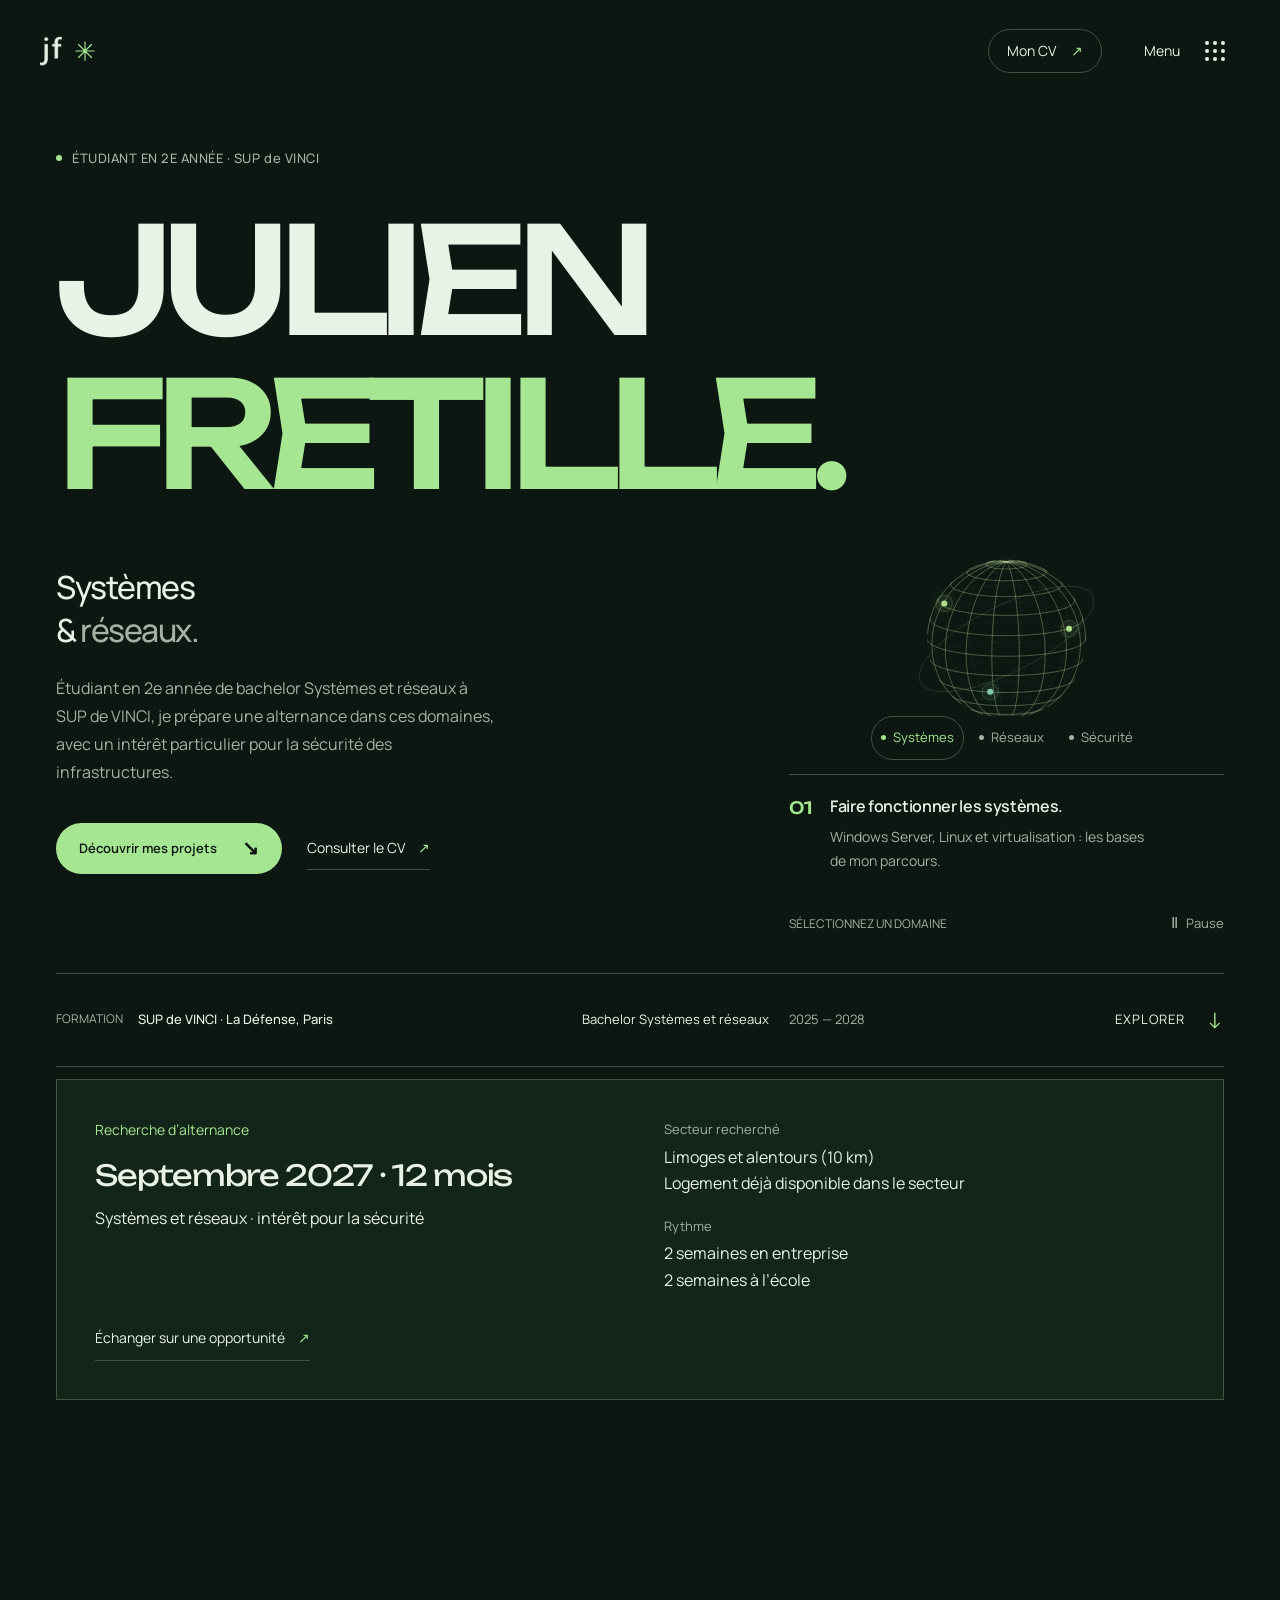
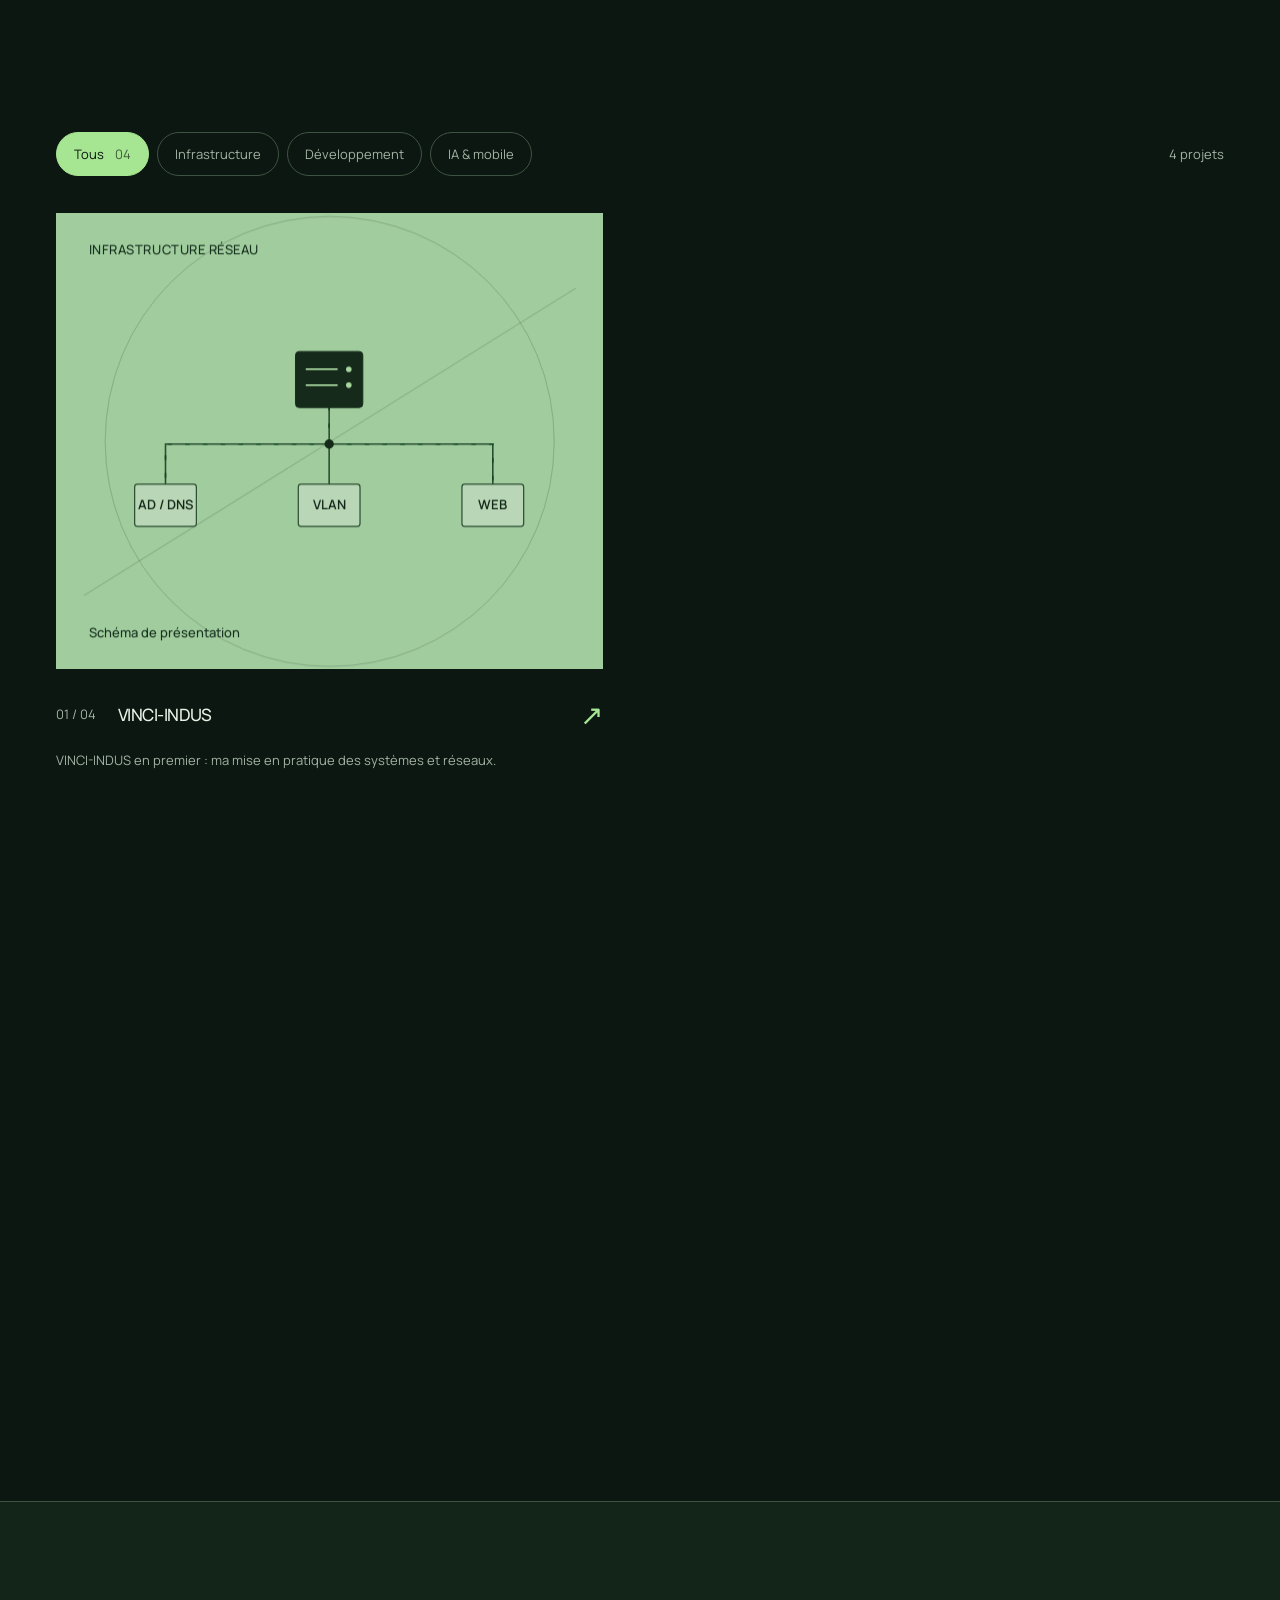
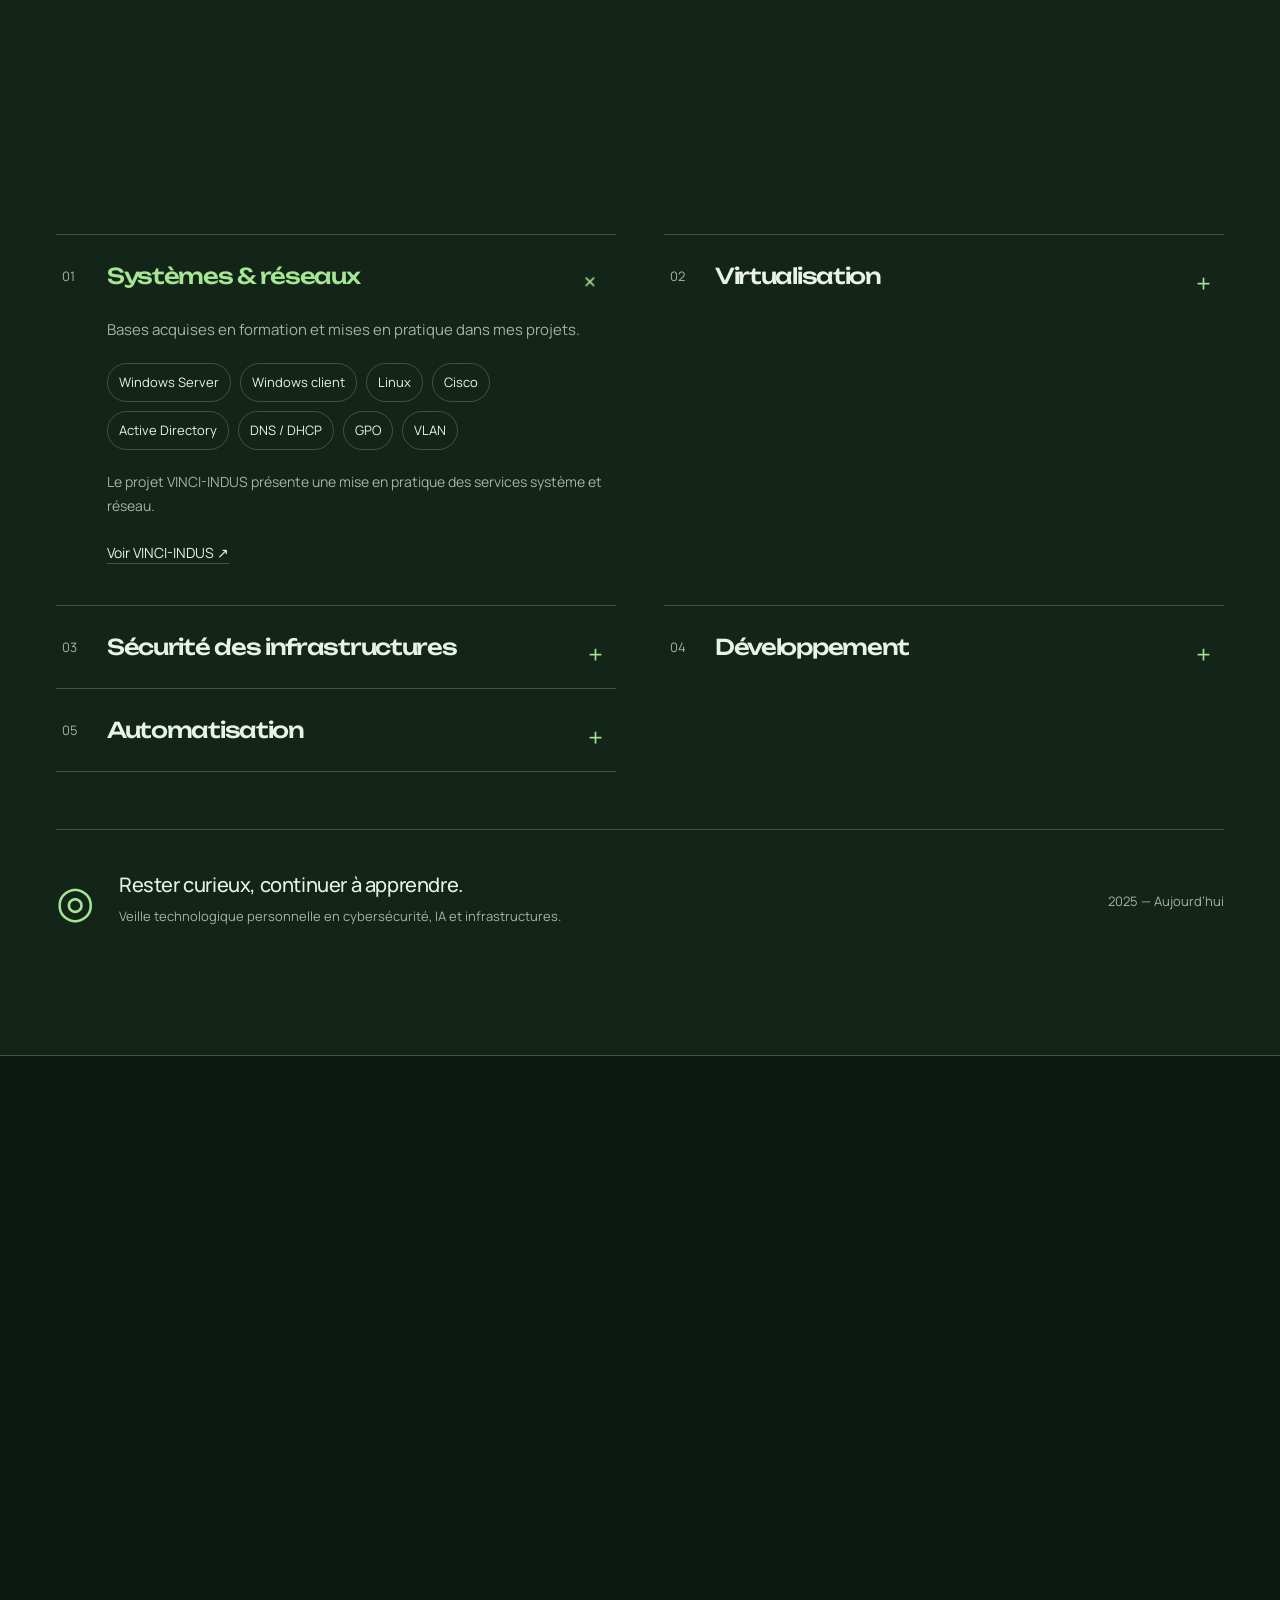
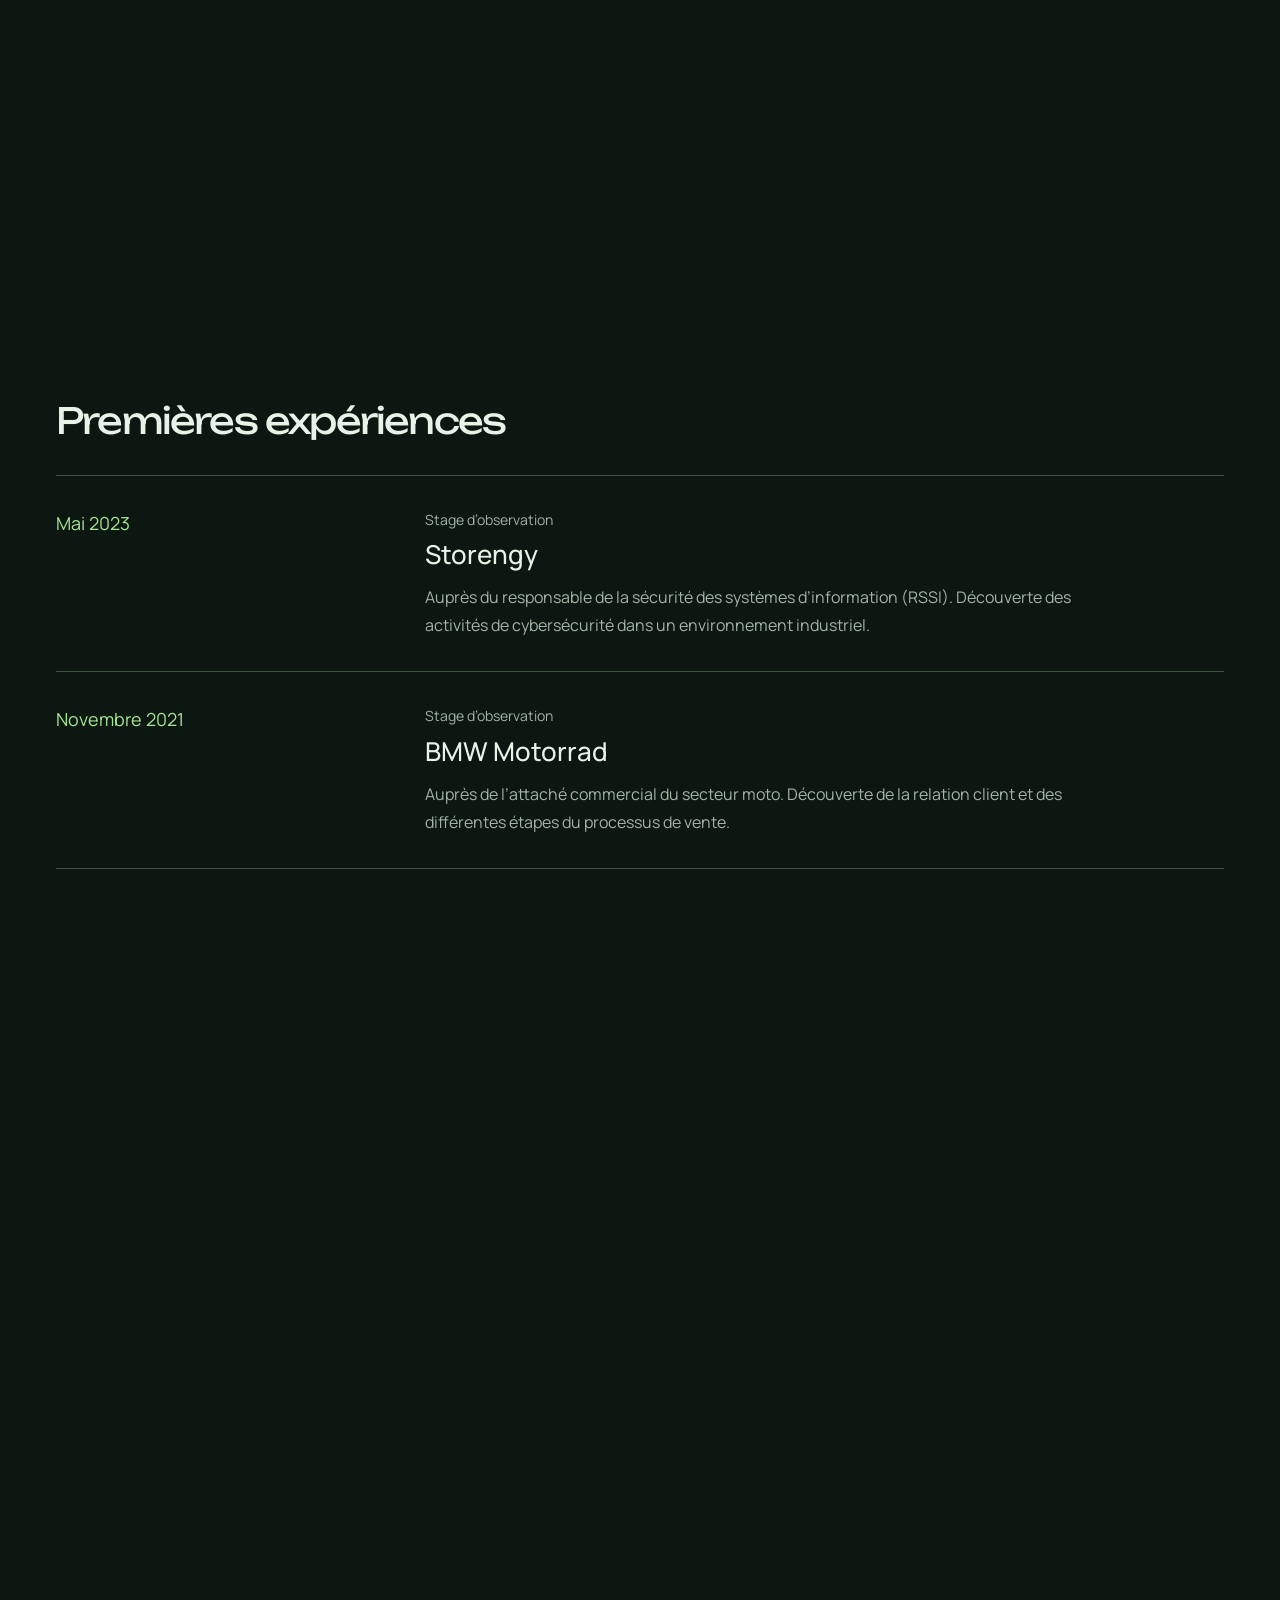
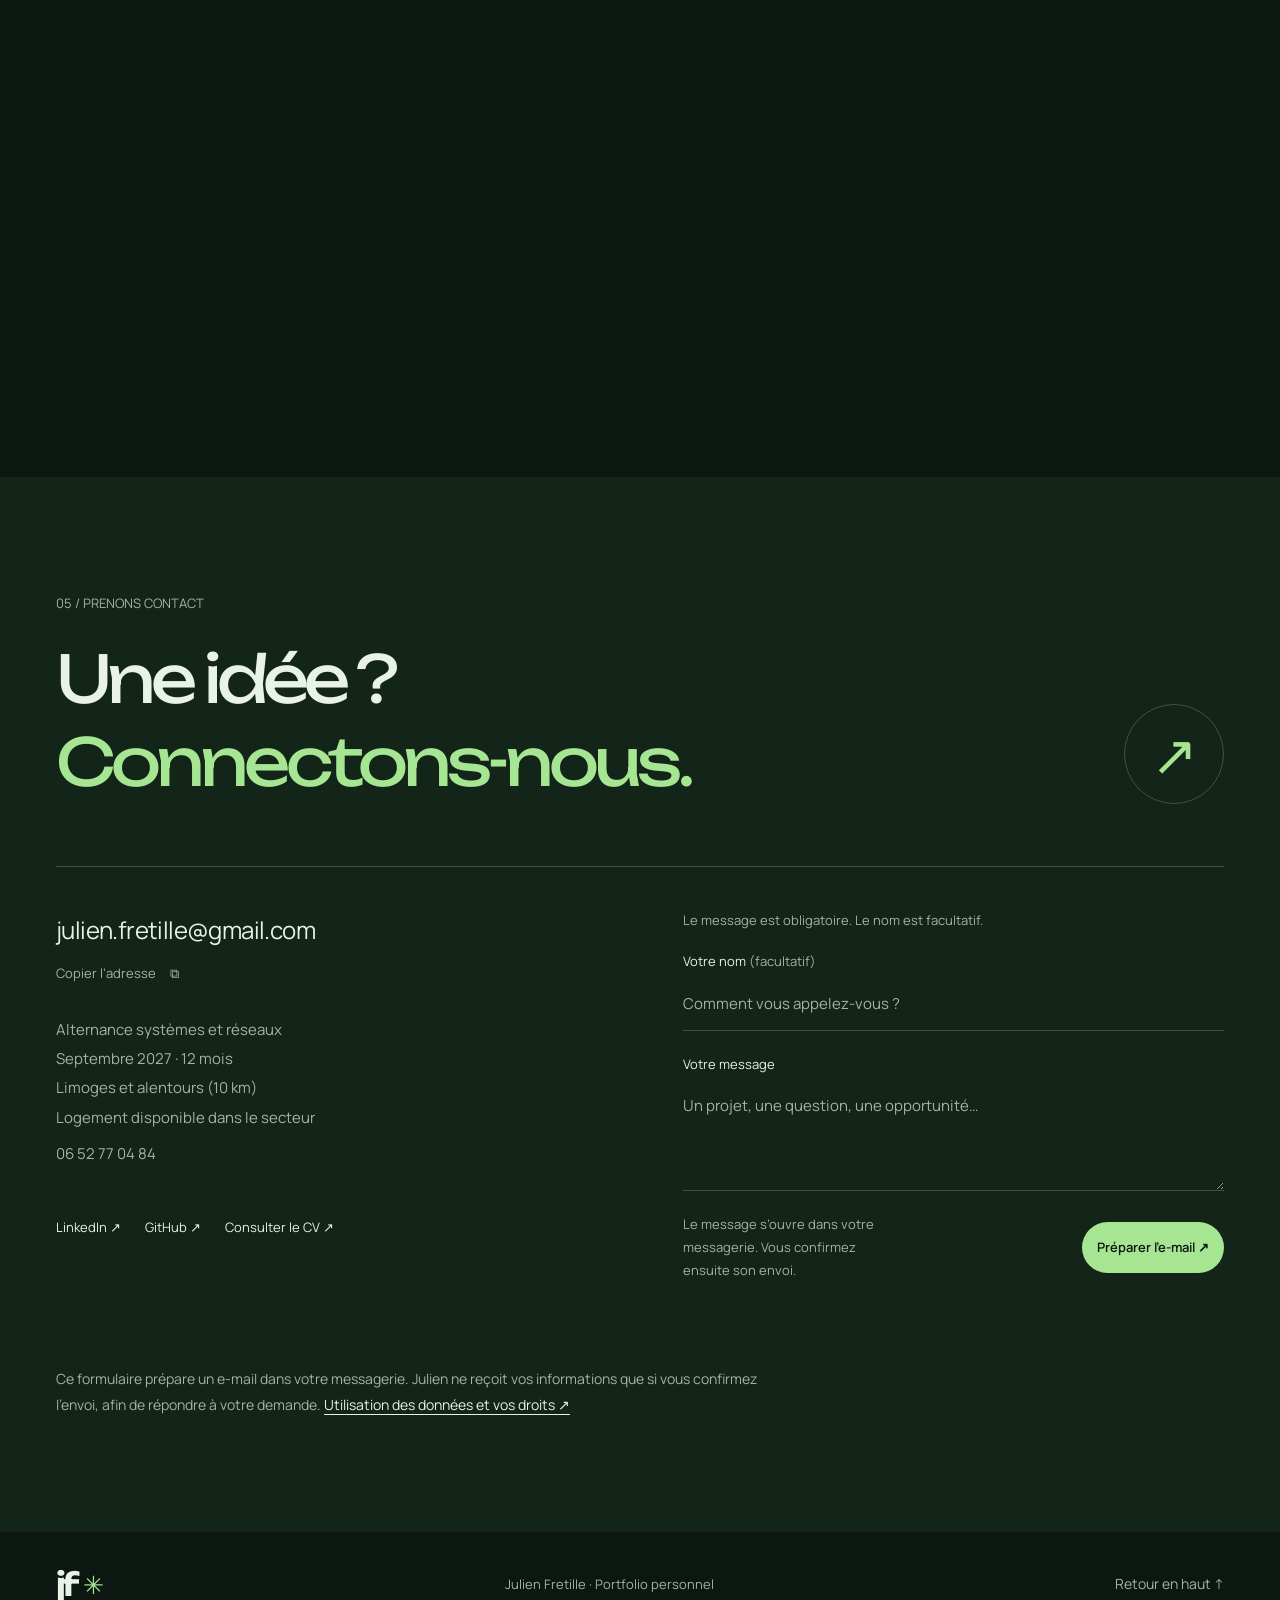
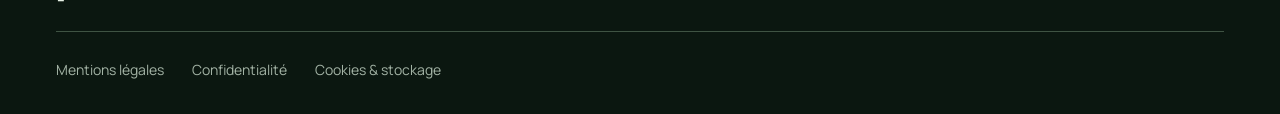
<file: index.html>
<!doctype html>
<html lang="fr">
<head>
  <meta charset="utf-8">
  <meta http-equiv="Content-Security-Policy" content="default-src 'none'; base-uri 'none'; object-src 'none'; script-src 'self'; script-src-attr 'none'; style-src 'self'; style-src-attr 'none'; img-src 'self'; font-src 'self'; connect-src 'none'; frame-src 'none'; worker-src 'none'; form-action 'none'">
  <meta name="referrer" content="no-referrer">
  <meta name="viewport" content="width=device-width,initial-scale=1">
  <meta name="theme-color" content="#101512"><meta name="description" content="Julien Fretille, étudiant en 2e année de bachelor Systèmes et réseaux à SUP de VINCI. Alternance systèmes et réseaux dès septembre 2027, pour 12 mois à Limoges et alentours (10 km), avec un intérêt pour la sécurité.">
  <title>Julien Fretille — Alternance systèmes et réseaux · septembre 2027</title>
  <meta name="author" content="Julien Fretille">
  <link rel="canonical" href="https://vitoff22.github.io/">
  <meta property="og:url" content="https://vitoff22.github.io/">
  <meta property="og:type" content="website">
  <meta property="og:locale" content="fr_FR">
  <meta property="og:title" content="Julien Fretille — Portfolio">
  <meta property="og:description" content="Étudiant en 2e année à SUP de VINCI. Projets académiques et recherche d’une alternance systèmes et réseaux de 12 mois dès septembre 2027 à Limoges.">
  <meta property="og:image" content="https://vitoff22.github.io/assets/social-preview.png">
  <meta property="og:image:alt" content="Portfolio de Julien Fretille, étudiant en systèmes et réseaux à SUP de VINCI, Paris.">
  <meta property="og:image:width" content="1200">
  <meta property="og:image:height" content="630">
  <meta name="twitter:card" content="summary_large_image">
  <meta name="twitter:title" content="Julien Fretille — Portfolio">
  <meta name="twitter:description" content="Étudiant en 2e année de bachelor Systèmes et réseaux. Alternance systèmes et réseaux de 12 mois dès septembre 2027 à Limoges, avec un intérêt pour la sécurité.">
  <meta name="twitter:image:alt" content="Portfolio de Julien Fretille, alternance systèmes et réseaux à Limoges.">
  <meta name="twitter:image" content="https://vitoff22.github.io/assets/social-preview.png">
  <link rel="icon" href="assets/favicon.svg" type="image/svg+xml">
  <link rel="preload" href="assets/fonts/unbounded-latin.woff2" as="font" type="font/woff2" crossorigin>
  <link rel="preload" href="assets/fonts/manrope-latin.woff2" as="font" type="font/woff2" crossorigin>
  <link rel="stylesheet" href="style.css?v=20261103-intro-fast"><script src="app.js?v=20261105-positionnement" defer></script>
</head>
<body>
<noscript><p class="noscript-note">JavaScript est désactivé. Les fiches projets, les compétences et le CV restent accessibles.</p></noscript>
<a class="skip" href="#main">Aller au contenu</a>
<header class="header">
 <div class="header-inner"><a class="logo logo-expand" href="#accueil" aria-label="Julien Fretille, accueil">
  <span class="logo-initial logo-initial-j" aria-hidden="true"><span class="sr-only">J</span><svg class="logo-dot" viewBox="0 0 32 36" focusable="false"><path transform="translate(4 0)" fill="currentColor" d="M3.021 10.90479 C2.59424 10.90479 2.22925 10.76628 1.92603 10.48926 C1.6228 10.21224 1.47119 9.86035 1.47119 9.43359 C1.47119 9.00684 1.6228 8.6512 1.92603 8.3667 C2.22925 8.08219 2.59424 7.93994 3.021 7.93994 C3.45524 7.93994 3.82585 8.08219 4.13281 8.3667 C4.43978 8.6512 4.59326 9.00684 4.59326 9.43359 C4.59326 9.83789 4.43978 10.18416 4.13281 10.47241 C3.82585 10.76066 3.45524 10.90479 3.021 10.90479 Z"/></svg></span>
  <span class="logo-tail logo-tail-first" aria-hidden="true"><span class="sr-only">ULIEN</span><svg viewBox="0 0 63.665527 36" focusable="false"><path fill="currentColor" d="M14.375 18.30566 C14.375 22.8278 12.23372 25.08887 7.95117 25.08887 C3.84831 25.08887 1.79688 22.9139 1.79688 18.56396 L1.79688 8.71484 L4.46973 8.71484 L4.46973 18.01367 C4.46973 21.17318 5.69759 22.75293 8.15332 22.75293 C10.51921 22.75293 11.70215 21.22933 11.70215 18.18213 L11.70215 8.71484 L14.375 8.71484 Z M27.07666 24.81934 L18.15967 24.81934 L18.15967 8.71484 L20.83252 8.71484 L20.83252 22.56201 L27.07666 22.56201 Z M32.1416 24.81934 L29.39014 24.81934 L29.39014 8.71484 L32.1416 8.71484 Z M45.14648 24.81934 L36.10596 24.81934 L36.10596 8.71484 L44.78711 8.71484 L44.78711 10.9834 L38.77881 10.9834 L38.77881 15.54297 L44.31543 15.54297 L44.31543 17.80029 L38.77881 17.80029 L38.77881 22.56201 L45.14648 22.56201 Z M61.6665 24.81934 L58.74658 24.81934 L51.05371 12.98242 C50.85905 12.68294 50.69808 12.37223 50.5708 12.05029 L50.50342 12.05029 C50.56331 12.39469 50.59326 13.13216 50.59326 14.2627 L50.59326 24.81934 L48.01025 24.81934 L48.01025 8.71484 L51.12109 8.71484 L58.55566 20.271 C58.87012 20.75016 59.07227 21.07959 59.16211 21.25928 L59.20703 21.25928 C59.13216 20.83252 59.09473 20.11003 59.09473 19.0918 L59.09473 8.71484 L61.6665 8.71484 Z"/></svg></span>
  <span class="logo-initial logo-initial-f" aria-hidden="true"><span class="sr-only">F</span></span>
  <span class="logo-tail logo-tail-last" aria-hidden="true"><span class="sr-only">RETILLE</span><svg viewBox="0 0 80.005859 36" focusable="false"><path fill="currentColor" d="M14.43115 24.81934 L11.30908 24.81934 L8.7373 20.50684 C8.50521 20.11003 8.27873 19.77124 8.05786 19.49048 C7.837 19.20972 7.61239 18.97949 7.38403 18.7998 C7.15568 18.62012 6.90674 18.48909 6.63721 18.40674 C6.36768 18.32438 6.06445 18.2832 5.72754 18.2832 L4.64941 18.2832 L4.64941 24.81934 L1.98779 24.81934 L1.98779 8.71484 L7.28857 8.71484 C8.04476 8.71484 8.74105 8.80469 9.37744 8.98438 C10.01383 9.16406 10.56787 9.43547 11.03955 9.79858 C11.51123 10.1617 11.87996 10.61467 12.14575 11.15747 C12.41154 11.70028 12.54443 12.3348 12.54443 13.06104 C12.54443 13.63004 12.46021 14.15226 12.29175 14.62769 C12.12329 15.10311 11.88371 15.52612 11.573 15.89673 C11.26229 16.26733 10.88794 16.58366 10.44995 16.8457 C10.01196 17.10775 9.51969 17.30989 8.97314 17.45215 L8.97314 17.49707 C9.26514 17.66178 9.51969 17.84334 9.73682 18.04175 C9.95394 18.24015 10.15983 18.44417 10.35449 18.65381 C10.54915 18.86344 10.74194 19.10115 10.93286 19.36694 C11.12378 19.63273 11.33529 19.94157 11.56738 20.29346 Z M4.64941 10.88232 L4.64941 16.11572 L6.87305 16.11572 C7.28483 16.11572 7.66479 16.05208 8.01294 15.9248 C8.36108 15.79753 8.66243 15.61409 8.91699 15.37451 C9.17155 15.13493 9.36995 14.84294 9.51221 14.49854 C9.65446 14.15413 9.72559 13.76855 9.72559 13.3418 C9.72559 12.57064 9.48226 11.96794 8.99561 11.53369 C8.50895 11.09945 7.80892 10.88232 6.89551 10.88232 Z M25.34717 24.81934 L16.30664 24.81934 L16.30664 8.71484 L24.98779 8.71484 L24.98779 10.9834 L18.97949 10.9834 L18.97949 15.54297 L24.51611 15.54297 L24.51611 17.80029 L18.97949 17.80029 L18.97949 22.56201 L25.34717 22.56201 Z M38.65527 10.9834 L34.02832 10.9834 L34.02832 24.81934 L31.35547 24.81934 L31.35547 10.9834 L26.73975 10.9834 L26.73975 8.71484 L38.65527 8.71484 Z M43.75391 24.81934 L41.00244 24.81934 L41.00244 8.71484 L43.75391 8.71484 Z M56.63525 24.81934 L47.71826 24.81934 L47.71826 8.71484 L50.39111 8.71484 L50.39111 22.56201 L56.63525 22.56201 Z M67.87695 24.81934 L58.95996 24.81934 L58.95996 8.71484 L61.63281 8.71484 L61.63281 22.56201 L67.87695 22.56201 Z M79.24219 24.81934 L70.20166 24.81934 L70.20166 8.71484 L78.88281 8.71484 L78.88281 10.9834 L72.87451 10.9834 L72.87451 15.54297 L78.41113 15.54297 L78.41113 17.80029 L72.87451 17.80029 L72.87451 22.56201 L79.24219 22.56201 Z"/></svg></span>
  <span class="logo-spark" aria-hidden="true"><svg viewBox="0 0 24 24" focusable="false"><path d="M12 1v22M1 12h22M4.22 4.22l15.56 15.56M4.22 19.78L19.78 4.22" fill="none" stroke="currentColor" stroke-width="1.35" stroke-linecap="round"/></svg></span>
 </a>
 <a class="nav-cv header-cv" href="assets/CV_Julien_Fretille.pdf" data-cv-view target="_blank" rel="noopener noreferrer" aria-label="Consulter mon CV en PDF, nouvel onglet">Mon CV <span aria-hidden="true">↗</span></a>
 <button class="menu" aria-label="Ouvrir le menu" aria-expanded="false" aria-controls="nav"><span class="menu-word">Menu</span><span class="menu-icon" aria-hidden="true"></span></button>
 <nav aria-label="Navigation principale" id="nav"><a href="#projets"><span class="nav-index" aria-hidden="true">01</span><span class="nav-label">Projets</span></a><a href="#competences"><span class="nav-index" aria-hidden="true">02</span><span class="nav-label">Compétences</span></a><a href="#parcours"><span class="nav-index" aria-hidden="true">03</span><span class="nav-label">Parcours</span></a><a href="#apropos"><span class="nav-index" aria-hidden="true">04</span><span class="nav-label">À propos</span></a><a class="mobile-contact" href="#contact"><span class="nav-index" aria-hidden="true">05</span><span class="nav-label">Contact</span></a></nav>
 </div>
</header>
<div class="site-intro" id="site-intro" hidden>
<div class="intro-scenes" aria-hidden="true">
<div class="intro-scene"><div class="intro-content">
<span class="intro-number">01</span><p class="intro-title">SYSTÈMES</p>
<div class="intro-object"><svg class="intro-art" data-intro-art="systemes" viewBox="0 0 360 360" aria-hidden="true" xmlns="http://www.w3.org/2000/svg">
  <defs>
    <linearGradient id="intro-systems-top" x1=".12" y1="0" x2=".85" y2="1">
      <stop stop-color="var(--intro-highlight, currentColor)"/>
      <stop offset="1" stop-color="var(--intro-stroke, currentColor)"/>
    </linearGradient>
    <linearGradient id="intro-systems-front" x1="0" y1="0" x2="1" y2=".85">
      <stop stop-color="var(--intro-stroke, currentColor)"/>
      <stop offset="1" stop-color="var(--intro-object, currentColor)"/>
    </linearGradient>
  </defs>
  <path d="M56 278L214 242L318 282L148 324Z" fill="var(--intro-object, currentColor)" opacity=".17"/>
  <g stroke="var(--intro-object, currentColor)" stroke-width="1.4" stroke-linejoin="round">
    <path d="M60 214L212 178L300 222L148 259Z" fill="url(#intro-systems-top)"/>
    <path d="M148 259L300 222V266L148 304Z" fill="url(#intro-systems-front)"/>
    <path d="M60 214L148 259V304L60 258Z" fill="var(--intro-object, currentColor)"/>
    <path d="M60 140L212 104L300 148L148 185Z" fill="url(#intro-systems-top)"/>
    <path d="M148 185L300 148V192L148 230Z" fill="url(#intro-systems-front)"/>
    <path d="M60 140L148 185V230L60 184Z" fill="var(--intro-object, currentColor)"/>
    <path d="M60 66L212 30L300 74L148 111Z" fill="url(#intro-systems-top)"/>
    <path d="M148 111L300 74V118L148 156Z" fill="url(#intro-systems-front)"/>
    <path d="M60 66L148 111V156L60 110Z" fill="var(--intro-object, currentColor)"/>
  </g>
  <path d="M62 66L148 109L298 74M62 140L148 183L298 148M62 214L148 257L298 222" fill="none" stroke="var(--intro-highlight, currentColor)" stroke-width="1.5" stroke-linejoin="round" opacity=".7"/>
  <path d="M170 131L215 120M170 205L215 194M170 279L215 268" fill="none" stroke="currentColor" stroke-width="3.5" stroke-linecap="round"/>
  <path d="M226 117L245 112M226 191L245 186M226 265L245 260" fill="none" stroke="currentColor" stroke-width="3.5" stroke-linecap="round" opacity=".5"/>
  <path d="M76 96L93 105M103 110L119 118M76 170L93 179M103 184L119 192M76 244L93 253M103 258L119 266" fill="none" stroke="var(--intro-stroke, currentColor)" stroke-width="2.5" stroke-linecap="round"/>
  <g fill="var(--intro-highlight, currentColor)">
    <circle cx="278" cy="104" r="5.5"/>
    <circle cx="278" cy="178" r="5.5"/>
    <circle cx="278" cy="252" r="5.5"/>
  </g>
</svg></div>
<p class="intro-caption">Systèmes et virtualisation.</p>
<ul class="intro-topics"><li>Windows Server</li><li>Linux</li><li>Virtualisation</li></ul>
</div></div>
<div class="intro-scene"><div class="intro-content">
<span class="intro-number">02</span><p class="intro-title">RÉSEAUX</p>
<div class="intro-object"><svg class="intro-art" data-intro-art="reseaux" viewBox="0 0 360 360" aria-hidden="true" xmlns="http://www.w3.org/2000/svg">
  <defs>
    <radialGradient id="intro-network-volume" cx=".3" cy=".22" r=".8">
      <stop stop-color="var(--intro-highlight, currentColor)" stop-opacity=".38"/>
      <stop offset=".48" stop-color="var(--intro-highlight, currentColor)" stop-opacity=".09"/>
      <stop offset="1" stop-color="var(--intro-object, currentColor)" stop-opacity="1"/>
    </radialGradient>
  </defs>
  <ellipse cx="180" cy="180" rx="154" ry="48" transform="rotate(-28 180 180)" fill="none" stroke="var(--intro-stroke, currentColor)" stroke-width="2" opacity=".5"/>
  <circle cx="180" cy="180" r="121" fill="var(--intro-object, currentColor)"/>
  <circle cx="180" cy="180" r="121" fill="url(#intro-network-volume)"/>
  <g fill="none" stroke="currentColor" stroke-width="1.7" opacity=".65">
    <circle cx="180" cy="180" r="121"/>
    <ellipse cx="180" cy="180" rx="121" ry="43"/>
    <ellipse cx="180" cy="180" rx="121" ry="84"/>
    <ellipse cx="180" cy="180" rx="43" ry="121" transform="rotate(-19 180 180)"/>
    <ellipse cx="180" cy="180" rx="84" ry="121" transform="rotate(-19 180 180)"/>
    <path d="M141 66L219 294M65 219L295 141"/>
  </g>
  <path d="M26 180A154 48 0 0 0 334 180" transform="rotate(-28 180 180)" fill="none" stroke="var(--intro-highlight, currentColor)" stroke-width="3" stroke-linecap="round"/>
  <g fill="var(--intro-highlight, currentColor)" stroke="var(--intro-object, currentColor)" stroke-width="2">
    <circle cx="93" cy="96" r="9"/>
    <circle cx="143" cy="173" r="10"/>
    <circle cx="264" cy="261" r="9"/>
    <circle cx="240" cy="128" r="7"/>
  </g>
  <circle cx="311" cy="144" r="5" fill="currentColor"/>
</svg></div>
<p class="intro-caption">Réseaux et infrastructures.</p>
<ul class="intro-topics"><li>DNS</li><li>DHCP</li><li>VLAN</li></ul>
</div></div>
<div class="intro-scene"><div class="intro-content">
<span class="intro-number">03</span><p class="intro-title">VEILLE</p>
<div class="intro-object"><svg class="intro-art" data-intro-art="cyber" viewBox="0 0 360 360" aria-hidden="true" xmlns="http://www.w3.org/2000/svg">
  <defs>
    <linearGradient id="intro-cyber-bevel" x1="0" y1="0" x2="1" y2="1">
      <stop stop-color="var(--intro-highlight, currentColor)"/>
      <stop offset=".48" stop-color="var(--intro-stroke, currentColor)"/>
      <stop offset="1" stop-color="var(--intro-object, currentColor)"/>
    </linearGradient>
    <linearGradient id="intro-cyber-face" x1="0" y1="0" x2=".9" y2="1">
      <stop stop-color="var(--intro-stroke, currentColor)"/>
      <stop offset="1" stop-color="var(--intro-object, currentColor)"/>
    </linearGradient>
  </defs>
  <g fill="none" stroke="var(--intro-stroke, currentColor)" stroke-width="1.8">
    <circle cx="180" cy="180" r="136" opacity=".35"/>
    <circle cx="180" cy="180" r="120" opacity=".75"/>
  </g>
  <path d="M191 64L274 96V170C274 224 237 270 191 299L174 286L97 108Z" fill="var(--intro-object, currentColor)" stroke="var(--intro-stroke, currentColor)" stroke-width="1.2" stroke-linejoin="round"/>
  <path d="M174 50L258 82V158C258 214 221 258 174 287C127 258 90 214 90 158V82Z" fill="url(#intro-cyber-bevel)" stroke="var(--intro-highlight, currentColor)" stroke-width="1.6" stroke-linejoin="round"/>
  <path d="M174 67L243 93V158C243 202 215 239 174 269C133 239 105 202 105 158V93Z" fill="url(#intro-cyber-face)" stroke="var(--intro-object, currentColor)" stroke-width="1.4" stroke-linejoin="round"/>
  <path d="M174 67L243 93V158C243 202 215 239 174 269Z" fill="var(--intro-object, currentColor)" opacity=".28"/>
  <path d="M174 53L93 84V157" fill="none" stroke="currentColor" stroke-width="2.4" stroke-linecap="round"/>
  <path d="M148 158V140C148 125 159 114 174 114C189 114 200 125 200 140V158" fill="none" stroke="var(--intro-highlight, currentColor)" stroke-width="6" stroke-linecap="round"/>
  <rect x="138" y="153" width="72" height="61" rx="9" fill="var(--intro-object, currentColor)" transform="translate(4 5)"/>
  <rect x="138" y="153" width="72" height="61" rx="9" fill="var(--intro-highlight, currentColor)"/>
  <path d="M174 181V194" fill="none" stroke="var(--intro-object, currentColor)" stroke-width="4.5" stroke-linecap="round"/>
  <circle cx="174" cy="179" r="5.5" fill="var(--intro-object, currentColor)"/>
</svg></div>
<p class="intro-caption">Un intérêt pour la sécurité.</p>
<ul class="intro-topics"><li>Sécurité</li><li>Observation</li><li>Veille</li></ul>
</div></div>
</div>
<button class="intro-skip" type="button">Passer l’introduction <span aria-hidden="true">↗</span></button>
</div>
<main id="main" tabindex="-1">
<section class="hero wrap" id="accueil" aria-labelledby="hero-title">
 <div class="hero-copy">
  <p class="eyebrow"><span class="dot" aria-hidden="true"></span> ÉTUDIANT EN 2E ANNÉE · SUP de VINCI</p>
  <h1 id="hero-title"><span class="first-name">JULIEN</span><br><span class="last-name">FRETILLE</span><span class="name-dot">.</span></h1>
  <p class="hero-role">Systèmes<br>& <em>réseaux.</em></p>
  <p class="hero-intro">Étudiant en 2e année de bachelor Systèmes et réseaux à SUP de VINCI, je prépare une alternance dans ces domaines, avec un intérêt particulier pour la sécurité des infrastructures.</p>
  <div class="hero-actions"><a class="button primary" href="#projets">Découvrir mes projets <span aria-hidden="true">↘</span></a><a class="text-link" href="assets/CV_Julien_Fretille.pdf" data-cv-view target="_blank" rel="noopener noreferrer" aria-label="Consulter le CV, nouvel onglet">Consulter le CV <span aria-hidden="true">↗</span></a></div>
 </div>
 <div class="hero-visual">
  <div class="visual-top"><span>TOUT EST CONNECTÉ</span><span class="cross" aria-hidden="true">+</span></div>
  <canvas id="globe" aria-hidden="true"></canvas>
  <svg class="globe-fallback" viewBox="0 0 460 460" aria-hidden="true"><g fill="none" stroke="currentColor"><circle cx="230" cy="230" r="150"/><ellipse cx="230" cy="230" rx="150" ry="55"/><ellipse cx="230" cy="230" rx="150" ry="110"/><ellipse cx="230" cy="230" rx="55" ry="150"/><ellipse cx="230" cy="230" rx="110" ry="150"/><path d="M80 230H380M230 80V380"/></g></svg>
  <div class="orbit-controls" hidden role="group" aria-label="Explorer mes domaines"><button class="orbit-label label-one" data-domain="systemes" aria-pressed="true"><i aria-hidden="true"></i>Systèmes</button><button class="orbit-label label-two" data-domain="reseaux" aria-pressed="false"><i aria-hidden="true"></i>Réseaux</button><button class="orbit-label label-three" data-domain="cyber" aria-pressed="false"><i aria-hidden="true"></i>Sécurité</button></div>
  <div class="visual-bottom"><span>SÉLECTIONNEZ UN DOMAINE</span><button id="motion-toggle" hidden aria-pressed="false" aria-label="Mettre les animations en pause"><span aria-hidden="true">Ⅱ</span><span class="motion-label">Pause</span></button></div>
  <div class="domain-insight" aria-live="polite"><span class="domain-number" aria-hidden="true">01</span><div><h2 id="domain-title">Faire fonctionner les systèmes.</h2><p id="domain-text">Windows Server, Linux et virtualisation : les bases de mon parcours.</p></div></div>
 </div>
 <div class="hero-footer"><span>FORMATION <strong>SUP de VINCI · La Défense, Paris</strong></span><span>Bachelor Systèmes et réseaux <span class="muted">2025 — 2028</span></span><a href="#projets" aria-label="Passer à la section projets">EXPLORER <span aria-hidden="true">↓</span></a></div>
 <aside class="hero-opportunity" aria-labelledby="opportunity-title">
  <div class="opportunity-intro"><p class="opportunity-kicker">Recherche d’alternance</p><h2 id="opportunity-title">Septembre 2027 · 12 mois</h2><p class="opportunity-role">Systèmes et réseaux · intérêt pour la sécurité</p></div>
  <dl class="opportunity-details"><div><dt>Secteur recherché</dt><dd>Limoges et alentours (10 km)<br>Logement déjà disponible dans le secteur</dd></div><div><dt>Rythme</dt><dd>2 semaines en entreprise<br>2 semaines à l’école</dd></div></dl>
  <a class="text-link" href="#contact">Échanger sur une opportunité <span aria-hidden="true">↗</span></a>
 </aside>
</section>
<section class="projects section wrap" id="projets"><div class="section-heading"><div><p class="section-index">01 / EXPLORATIONS</p><h2>Projets<span class="project-total" aria-hidden="true">(04)</span><br><span class="muted-heading">Des bases mises en pratique.</span></h2></div><p>VINCI-INDUS est mon projet de référence en systèmes et réseaux. Mes autres projets illustrent ma pratique du développement et de la documentation.</p></div><div class="project-toolbar"><div class="filters" hidden role="group" aria-label="Filtrer les projets"><button data-filter="all" class="active" aria-pressed="true">Tous <span>04</span></button><button data-filter="infra" aria-pressed="false">Infrastructure</button><button data-filter="dev" aria-pressed="false">Développement</button><button data-filter="ia" aria-pressed="false">IA & mobile</button></div><span id="project-count" role="status" aria-live="polite" aria-atomic="true">4 projets</span></div>
<div class="project-explorer">
 <aside class="project-preview" hidden aria-hidden="true">
  <div class="project-preview-stage"></div>
  <div class="preview-caption"><span class="preview-index">01 / 04</span><span class="preview-title">VINCI-INDUS</span><span class="preview-arrow">↗</span></div>
  <p class="preview-note">VINCI-INDUS en premier : ma mise en pratique des systèmes et réseaux.</p>
 </aside>
 <div class="project-grid">
 <article class="project project-featured" data-category="infra"><div class="project-open"><div class="project-info"><div class="project-meta"><span>01 — PROJET ACADÉMIQUE</span><time datetime="2026">2026</time></div><h3>VINCI-INDUS</h3><p>Ma participation à une infrastructure Windows Server : domaine Active Directory, services réseau et segmentation en VLAN.</p><div class="tags"><span>Active Directory</span><span>DNS / DHCP</span><span>VLAN</span></div><a class="project-cta" data-project="vinci-indus" href="#projet-vinci-indus" aria-label="Lire la fiche du projet VINCI-INDUS">Explorer l’infrastructure <span aria-hidden="true">↗</span></a></div></div><details class="project-details" id="projet-vinci-indus" data-project-title="VINCI-INDUS" open>
 <summary class="project-summary">La fiche du projet <span aria-hidden="true">+</span></summary>
 <div class="project-detail-body">
  <div class="project-art art-infra"><span class="art-label">INFRASTRUCTURE RÉSEAU</span><svg viewBox="0 0 550 250" aria-hidden="true"><g class="network-lines"><path d="M275 65V125M100 175V125H450V175M275 125V175"/><path class="flow-line" d="M275 65V125H100V175M275 125H450V175"/></g><g class="server-main"><rect x="239" y="26" width="72" height="60" rx="4"/><path d="M250 45h34m-34 17h34"/><circle cx="296" cy="45" r="3"/><circle cx="296" cy="62" r="3"/></g><g class="server-node"><rect x="67" y="168" width="66" height="45" rx="3"/><rect x="242" y="168" width="66" height="45" rx="3"/><rect x="417" y="168" width="66" height="45" rx="3"/></g><g class="svg-label"><text x="100" y="195">AD / DNS</text><text x="275" y="195">VLAN</text><text x="450" y="195">WEB</text></g><circle class="signal" cx="275" cy="125" r="5"/></svg><span class="art-caption">Schéma de présentation</span><span class="art-arrow">↗</span></div>
  <p class="detail-kicker">Infrastructure système et réseau</p>
  <h4>VINCI-INDUS</h4>
  <p>Dans ce projet académique, j’ai participé à la mise en place d’une infrastructure Windows Server : Active Directory et GPO, services DNS/DHCP, segmentation en VLAN et intégration d’un serveur web.</p>
  <dl class="project-facts"><div><dt>Cadre</dt><dd>Projet académique</dd></div><div><dt>Date</dt><dd>2026</dd></div></dl>
  <h4 class="detail-subtitle">L’objectif</h4><p>Réunir les services système et réseau du projet dans une infrastructure commune.</p>
  <h4 class="detail-subtitle">Les éléments auxquels j’ai participé</h4>
  <dl class="project-technologies"><div><dt>AD et GPO</dt><dd>Gestion du domaine et stratégies de groupe.</dd></div><div><dt>DNS et DHCP</dt><dd>Résolution de noms et attribution des adresses IP.</dd></div><div><dt>VLAN</dt><dd>Segmentation logique du réseau.</dd></div><div><dt>Serveur web</dt><dd>Hébergement d’un service web.</dd></div></dl>
  <p class="project-source-note">Les visuels illustrent le sujet du projet. Les descriptions des technologies expliquent leur rôle général.</p>
  <div class="project-detail-actions"><button class="copy-project" type="button" data-copy-project="projet-vinci-indus" hidden>Copier le lien ↗</button><a href="#contact" data-project-contact="VINCI-INDUS">Discuter de ce projet ↗</a><a href="#projet-gymshark-sync" class="project-next">Projet suivant →</a></div>
 </div>
</details></article>
 <article class="project" data-category="dev ia"><div class="project-open"><div class="project-info"><div class="project-meta"><span>02 — PROJET ACADÉMIQUE</span><time datetime="2026-04">04 / 2026</time></div><h3>Gymshark Sync</h3><p>Le développement web rencontre l’assistance IA.</p><div class="tags"><span>NodeJS</span><span>Web</span><span>Assistant IA</span></div><a class="project-cta" data-project="gymshark-sync" href="#projet-gymshark-sync" aria-label="Lire la fiche du projet Gymshark Sync">Découvrir le projet <span aria-hidden="true">↗</span></a></div></div><details class="project-details" id="projet-gymshark-sync" data-project-title="Gymshark Sync" open>
 <summary class="project-summary">La fiche du projet <span aria-hidden="true">+</span></summary>
 <div class="project-detail-body">
  <div class="project-art art-gym"><span class="art-label">WEB & INTELLIGENCE ARTIFICIELLE</span><div class="gym-visual"><span class="gym-word">SYNC<span>↗</span></span><svg viewBox="0 0 440 75" aria-hidden="true"><path d="M0 40H105L120 40L136 10L159 67L177 25L190 40H295L310 40L324 16L344 61L360 40H440"/></svg><div class="gym-chips"><span>NodeJS</span><span>↔</span><span>Assistant IA</span></div></div><span class="art-caption">Illustration du projet</span><span class="art-arrow">↗</span></div>
  <p class="detail-kicker">Site internet et assistant IA</p>
  <h4>Gymshark Sync</h4>
  <p>Participation au développement d’un site web avec NodeJS et intégration d’un assistant IA.</p>
  <dl class="project-facts"><div><dt>Cadre</dt><dd>Projet académique</dd></div><div><dt>Date</dt><dd>Avril 2026</dd></div></dl>
  <h4 class="detail-subtitle">L’objectif</h4><p>Associer un site internet à une assistance fondée sur l’intelligence artificielle.</p>
  <h4 class="detail-subtitle">Le périmètre technique</h4>
  <dl class="project-technologies"><div><dt>NodeJS</dt><dd>Technologie employée pour le développement du site.</dd></div><div><dt>Assistant IA</dt><dd>Assistant intégré au site internet.</dd></div></dl>
  <p class="project-source-note">Les visuels illustrent le sujet du projet. Les descriptions des technologies expliquent leur rôle général.</p>
  <div class="project-detail-actions"><button class="copy-project" type="button" data-copy-project="projet-gymshark-sync" hidden>Copier le lien ↗</button><a href="#contact" data-project-contact="Gymshark Sync">Discuter de ce projet ↗</a><a href="#projet-python-mongodb" class="project-next">Projet suivant →</a></div>
 </div>
</details></article>
 <article class="project" data-category="dev"><div class="project-open"><div class="project-info"><div class="project-meta"><span>03 — PROJET ACADÉMIQUE</span><time datetime="2026-02">02 / 2026</time></div><h3>Python + MongoDB</h3><p>Un jeu Python/MongoDB dont le code, le README et les tests sont consultables.</p><div class="tags"><span>Python</span><span>MongoDB</span><span>Base de données</span></div><a class="project-cta" data-project="python-mongodb" href="#projet-python-mongodb" aria-label="Lire la fiche du projet Python + MongoDB">Découvrir le projet <span aria-hidden="true">↗</span></a></div></div><details class="project-details" id="projet-python-mongodb" data-project-title="Python + MongoDB" open>
 <summary class="project-summary">La fiche du projet <span aria-hidden="true">+</span></summary>
 <div class="project-detail-body">
  <div class="project-art art-python"><span class="art-label">JEU & DONNÉES</span><div class="code-art"><span class="code-symbol">{</span><div><span class="code-comment">// jouer. enregistrer. progresser.</span><p>Python <span>×</span><br>MongoDB<span class="cursor">_</span></p></div><span class="code-symbol">}</span></div><span class="art-caption">Illustration du projet</span><span class="art-arrow">↗</span></div>
  <p class="detail-kicker">Jeu et données</p>
  <h4>Python + MongoDB</h4>
  <p>Projet académique en ligne de commande : constituer une équipe de personnages, affronter des monstres et conserver les scores dans MongoDB. Le dépôt contient le code, un guide d’installation et des tests sans base réelle.</p>
  <dl class="project-facts"><div><dt>Cadre</dt><dd>Projet académique</dd></div><div><dt>Date</dt><dd>Février 2026</dd></div></dl>
  <h4 class="detail-subtitle">L’objectif</h4><p>Relier le fonctionnement du jeu à ses données et à la gestion des scores.</p>
  <h4 class="detail-subtitle">Le périmètre technique</h4>
  <dl class="project-technologies"><div><dt>Python</dt><dd>Langage employé dans le projet de jeu.</dd></div><div><dt>MongoDB</dt><dd>Base de données associée au jeu.</dd></div><div><dt>Scores</dt><dd>Gestion des scores du jeu.</dd></div></dl>
  <p class="project-source-note">Les visuels illustrent le sujet du projet. Les descriptions des technologies expliquent leur rôle général.</p>
  <div class="project-detail-actions"><a href="https://github.com/Vitoff22/Jeu_BDD" target="_blank" rel="noopener noreferrer">Code, README et tests ↗</a><button class="copy-project" type="button" data-copy-project="projet-python-mongodb" hidden>Copier le lien ↗</button><a href="#contact" data-project-contact="Python + MongoDB">Discuter de ce projet ↗</a><a href="#projet-agriscan" class="project-next">Projet suivant →</a></div>
 </div>
</details></article>
 <article class="project project-wide" data-category="ia"><div class="project-open"><div class="project-info"><div class="project-meta"><span>04 — PROJET ACADÉMIQUE</span><time datetime="2026-05">05 / 2026</time></div><h3>AgriScan</h3><p>L’intelligence artificielle au service du diagnostic végétal.</p><div class="tags"><span>FlutterFlow</span><span>Mobile</span><span>IA</span></div><a class="project-cta" data-project="agriscan" href="#projet-agriscan" aria-label="Lire la fiche du projet AgriScan">Découvrir le projet <span aria-hidden="true">↗</span></a></div></div><details class="project-details" id="projet-agriscan" data-project-title="AgriScan" open>
 <summary class="project-summary">La fiche du projet <span aria-hidden="true">+</span></summary>
 <div class="project-detail-body">
  <div class="project-art art-flutter"><span class="art-label">APPLICATION MOBILE & IA</span><div class="leaf-visual"><svg viewBox="0 0 400 260" aria-hidden="true"><path class="leaf-fill" d="M195 205C72 172 95 54 278 35C300 133 269 194 195 205Z"/><path class="leaf-vein" d="M163 231Q200 132 258 58M190 169L143 114M211 130L266 106M223 107L192 73"/><path class="scan" d="M104 110H292"/><path class="scan-corner" d="M89 82V49h33m155 0h33v33m0 111v33h-33m-155 0H89v-33"/></svg><span class="plant-label">DIAGNOSTIC VÉGÉTAL <span>✳</span></span></div><span class="art-caption">Illustration du projet</span><span class="art-arrow">↗</span></div>
  <p class="detail-kicker">Application mobile et IA</p>
  <h4>AgriScan</h4>
  <p>Application mobile de diagnostic végétal avec IA, réalisée avec FlutterFlow.</p>
  <dl class="project-facts"><div><dt>Cadre</dt><dd>Projet académique</dd></div><div><dt>Date</dt><dd>Mai 2026</dd></div></dl>
  <h4 class="detail-subtitle">L’objectif</h4><p>Proposer une application mobile consacrée au diagnostic végétal avec l’intelligence artificielle.</p>
  <h4 class="detail-subtitle">Le périmètre technique</h4>
  <dl class="project-technologies"><div><dt>FlutterFlow</dt><dd>Outil de création de l’application mobile.</dd></div><div><dt>Diagnostic végétal</dt><dd>Usage central de l’application.</dd></div><div><dt>Intelligence artificielle</dt><dd>Composante du diagnostic végétal.</dd></div></dl>
  <p class="project-source-note">Les visuels illustrent le sujet du projet. Les descriptions des technologies expliquent leur rôle général.</p>
  <div class="project-detail-actions"><button class="copy-project" type="button" data-copy-project="projet-agriscan" hidden>Copier le lien ↗</button><a href="#contact" data-project-contact="AgriScan">Discuter de ce projet ↗</a><a href="#projet-vinci-indus" class="project-next">Projet suivant →</a></div>
 </div>
</details></article>
</div></div></section>
<section class="skills-section section" id="competences"><div class="wrap"><div class="section-heading"><div><p class="section-index">02 / BOÎTE À OUTILS</p><h2>Les outils derrière<br><span class="accent">les projets.</span></h2></div><p>Un socle technique qui se construit entre formation, projets et veille personnelle.</p></div><div class="skill-accordions"><details class="skill-item" open><summary><span class="skill-number">01</span><span class="skill-title">Systèmes &amp; réseaux</span><span class="skill-toggle" aria-hidden="true">+</span></summary><div class="skill-content"><p>Bases acquises en formation et mises en pratique dans mes projets.</p><div class="skill-technologies"><span>Windows Server</span><span>Windows client</span><span>Linux</span><span>Cisco</span><span>Active Directory</span><span>DNS / DHCP</span><span>GPO</span><span>VLAN</span></div><p class="skill-footnote">Le projet VINCI-INDUS présente une mise en pratique des services système et réseau.</p><a class="skill-project-link" href="#projet-vinci-indus">Voir VINCI-INDUS ↗</a></div></details><details class="skill-item"><summary><span class="skill-number">02</span><span class="skill-title">Virtualisation</span><span class="skill-toggle" aria-hidden="true">+</span></summary><div class="skill-content"><p>Des environnements virtuels pour travailler sur les systèmes.</p><div class="skill-technologies"><span>VMware</span><span>VirtualBox</span></div><p class="skill-footnote">Outils de virtualisation mentionnés dans mon parcours.</p></div></details><details class="skill-item"><summary><span class="skill-number">03</span><span class="skill-title">Sécurité des infrastructures</span><span class="skill-toggle" aria-hidden="true">+</span></summary><div class="skill-content"><p>Un intérêt nourri par mon stage d’observation auprès du RSSI de Storengy.</p><div class="skill-technologies"><span>Sécurité des systèmes d’information</span><span>Veille technologique</span></div><p class="skill-footnote">Je souhaite approfondir ce domaine dans mes futures missions systèmes et réseaux.</p></div></details><details class="skill-item"><summary><span class="skill-number">04</span><span class="skill-title">Développement</span><span class="skill-toggle" aria-hidden="true">+</span></summary><div class="skill-content"><p>Des langages pour créer des applications, des sites et des projets.</p><div class="skill-technologies"><span>Python</span><span>PHP</span><span>HTML / CSS</span><span>JavaScript</span></div><p class="skill-footnote">Python est utilisé dans mon projet de jeu avec base de données.</p><a class="skill-project-link" href="#projet-python-mongodb">Voir Python + MongoDB ↗</a></div></details><details class="skill-item"><summary><span class="skill-number">05</span><span class="skill-title">Automatisation</span><span class="skill-toggle" aria-hidden="true">+</span></summary><div class="skill-content"><p>Bases de scripting et d’automatisation abordées en formation.</p><div class="skill-technologies"><span>PowerShell</span></div><p class="skill-footnote">PowerShell fait partie des outils de ma formation.</p></div></details></div><div class="watch"><span class="watch-icon">◎</span><div><h3>Rester curieux, continuer à apprendre.</h3><p>Veille technologique personnelle en cybersécurité, IA et infrastructures.</p></div><span>2025 — Aujourd’hui</span></div></div></section>
<section class="section wrap journey" id="parcours"><div class="section-heading"><div><p class="section-index">03 / PARCOURS</p><h2>Un parcours<br><span class="muted-heading">en construction.</span></h2></div><p>Des premières spécialités scientifiques à un Bachelor en systèmes et réseaux.</p></div><div class="timeline"><div class="timeline-row"><div class="timeline-date">2025<span>— 2028</span></div><div class="timeline-content"><span class="school-label">SUP de VINCI · LA DÉFENSE, PARIS</span><h3>Bachelor Systèmes et réseaux</h3><p class="education-summary">2e année en cours · Alternance prévue en 3e année</p><details class="education-details"><summary>Voir les années et spécialités <span aria-hidden="true">+</span></summary><div class="years"><div><span>B1 · 2025 — 2026</span><p>Informatique généraliste (CPI)</p></div><div><span>B2 · 2026 — 2027</span><p>Spécialisation systèmes et réseaux · En cours</p></div><div><span>B3 · 2027 — 2028</span><p>Alternance prévue · Recherche en cours</p></div></div></details></div></div><div class="timeline-row"><div class="timeline-date">2022<span>— 2025</span></div><div class="timeline-content"><span class="school-label">LYCÉE SAINT JEAN · LIMOGES</span><h3>Baccalauréat général</h3><p class="education-summary">Spécialités Mathématiques et NSI · Mention assez bien</p><details class="education-details"><summary>Voir les années et spécialités <span aria-hidden="true">+</span></summary><div class="years"><div><span>2024 — 2025</span><p>Terminale Générale — Spécialités Mathématiques et NSI</p></div><div><span>2023 — 2024</span><p>Première Générale — Spécialités Mathématiques, NSI et SES</p></div><div><span>2022 — 2023</span><p>Seconde Générale</p></div></div></details></div></div></div>
 <div class="experience-block" aria-labelledby="experience-title">
  <h3 id="experience-title">Premières expériences</h3>
  <div class="experience-list">
   <article class="experience-item"><div class="experience-date"><time datetime="2023-05">Mai 2023</time></div><div class="experience-copy"><p class="experience-role">Stage d’observation</p><h4>Storengy</h4><p>Auprès du responsable de la sécurité des systèmes d’information (RSSI). Découverte des activités de cybersécurité dans un environnement industriel.</p></div></article>
   <article class="experience-item"><div class="experience-date"><time datetime="2021-11">Novembre 2021</time></div><div class="experience-copy"><p class="experience-role">Stage d’observation</p><h4>BMW Motorrad</h4><p>Auprès de l’attaché commercial du secteur moto. Découverte de la relation client et des différentes étapes du processus de vente.</p></div></article>
  </div>
 </div>
</section>
<section class="about section wrap" id="apropos"><div class="about-profile"><div class="about-intro"><p class="section-index">04 / DERRIÈRE LES PROJETS</p><h2>La curiosité<br>comme moteur<span class="accent">.</span></h2></div><div class="about-copy"><p class="about-description">Je recherche une alternance en systèmes et réseaux à partir de septembre 2027 pour 12 mois. Mon projet VINCI-INDUS et mon stage d’observation chez Storengy nourrissent mon intérêt pour l’administration et la sécurité des infrastructures.</p><div class="soft-skills"><a href="#projet-vinci-indus">Mon projet systèmes et réseaux ↗</a><a href="https://github.com/Vitoff22/Jeu_BDD" target="_blank" rel="noopener noreferrer">Un projet documenté sur GitHub ↗</a></div></div></div><div class="about-extras">
 <div class="personal-interests">
  <div class="personal-heading"><svg viewBox="0 0 32 32" aria-hidden="true"><path d="M3 17h6l4-10 6 19 4-9h6"/></svg><h3>Au-delà de l’écran</h3></div>
  <dl class="interest-list">
   <div><dt>Ce qui m’intéresse</dt><dd>Veille technologique<br>et automobile.</dd></div>
   <div><dt>En mouvement</dt><dd>Musculation, natation et escalade.</dd></div>
   <div><dt>Côté jeux vidéo</dt><dd>Valorant<span class="interest-spark" aria-hidden="true">✳</span></dd></div>
  </dl>
 </div>
 <div class="personal-travel">
  <div class="personal-heading"><h3>D’autres horizons</h3><span class="travel-arrow" aria-hidden="true">↗</span></div>
  <svg class="travel-orbit" viewBox="0 0 180 180" aria-hidden="true"><g fill="none" stroke="currentColor"><circle cx="90" cy="90" r="72"/><ellipse cx="90" cy="90" rx="35" ry="72"/><ellipse cx="90" cy="90" rx="72" ry="30"/><path d="M18 90h144M90 18v144"/></g></svg>
  <p class="travel-intro">Les destinations de mon parcours.</p>
  <ul class="travel-destinations"><li><span class="destination-dot" aria-hidden="true"></span>Japon</li><li><span class="destination-dot" aria-hidden="true"></span>États-Unis</li><li><span class="destination-dot" aria-hidden="true"></span>Islande</li><li><span class="destination-dot" aria-hidden="true"></span>Hong Kong</li></ul>
 </div>
 <div class="personal-languages"><h3>Les langues</h3><ul class="languages"><li><span class="language-name">Français</span><span class="language-level native-level">Langue maternelle</span></li><li><span class="language-name">Anglais</span><span class="language-level">Intermédiaire</span></li><li><span class="language-name">Espagnol</span><span class="language-level">Débutant</span></li></ul></div>
</div></section>
<section class="contact section" id="contact"><div class="wrap"><p class="section-index">05 / PRENONS CONTACT</p><div class="contact-heading"><h2>Une idée ?<br><span>Connectons-nous.</span></h2><a class="contact-round" href="mailto:julien.fretille@gmail.com" aria-label="Envoyer un e-mail à Julien">↗</a></div><div class="contact-grid"><div class="contact-info"><a class="email-link" href="mailto:julien.fretille@gmail.com">julien.fretille@gmail.com</a><button class="copy-email" id="copy-email">Copier l’adresse <span>⧉</span></button><p>Alternance systèmes et réseaux<br>Septembre 2027 · 12 mois<br>Limoges et alentours (10 km)<br>Logement disponible dans le secteur<br><a href="tel:+33652770484">06 52 77 04 84</a></p><div class="contact-links"><a href="https://www.linkedin.com/in/julien-fretille" target="_blank" rel="noopener noreferrer">LinkedIn ↗</a><a href="https://github.com/Vitoff22" target="_blank" rel="noopener noreferrer">GitHub ↗</a><a href="assets/CV_Julien_Fretille.pdf" data-cv-view target="_blank" rel="noopener noreferrer" aria-label="Consulter le CV, nouvel onglet">Consulter le CV ↗</a></div></div><form id="contact-form" hidden aria-describedby="form-help contact-privacy"><p class="form-requirements">Le message est obligatoire. Le nom est facultatif.</p><label for="sender">Votre nom <span class="optional-field">(facultatif)</span></label><input id="sender" name="sender" autocomplete="name" placeholder="Comment vous appelez-vous ?" maxlength="100"><label for="message">Votre message</label><textarea id="message" name="message" rows="3" placeholder="Un projet, une question, une opportunité…" required maxlength="1500"></textarea><p class="form-feedback" id="form-feedback" role="status"></p><div class="form-bottom"><span id="form-help">Le message s’ouvre dans votre messagerie. Vous confirmez ensuite son envoi.</span><button class="button primary" type="submit">Préparer l’e-mail ↗</button></div></form><p class="contact-privacy" id="contact-privacy">Ce formulaire prépare un e-mail dans votre messagerie. Julien ne reçoit vos informations que si vous confirmez l’envoi, afin de répondre à votre demande. <a href="informations-legales.html#confidentialite">Utilisation des données et vos droits ↗</a></p></div></div></section>
</main><footer class="footer wrap"><a class="logo" href="#accueil" aria-label="Julien Fretille, retour à l’accueil">jf<span aria-hidden="true">✳</span></a><p>Julien Fretille · Portfolio personnel</p><a class="footer-return" href="#accueil">Retour en haut ↑</a><nav class="footer-legal" aria-label="Informations légales"><a href="informations-legales.html#mentions-legales">Mentions légales</a><a href="informations-legales.html#confidentialite">Confidentialité</a><a href="informations-legales.html#cookies">Cookies & stockage</a></nav></footer>
<div class="toast" id="toast" role="status" aria-live="polite"></div>
</body></html>
</file>
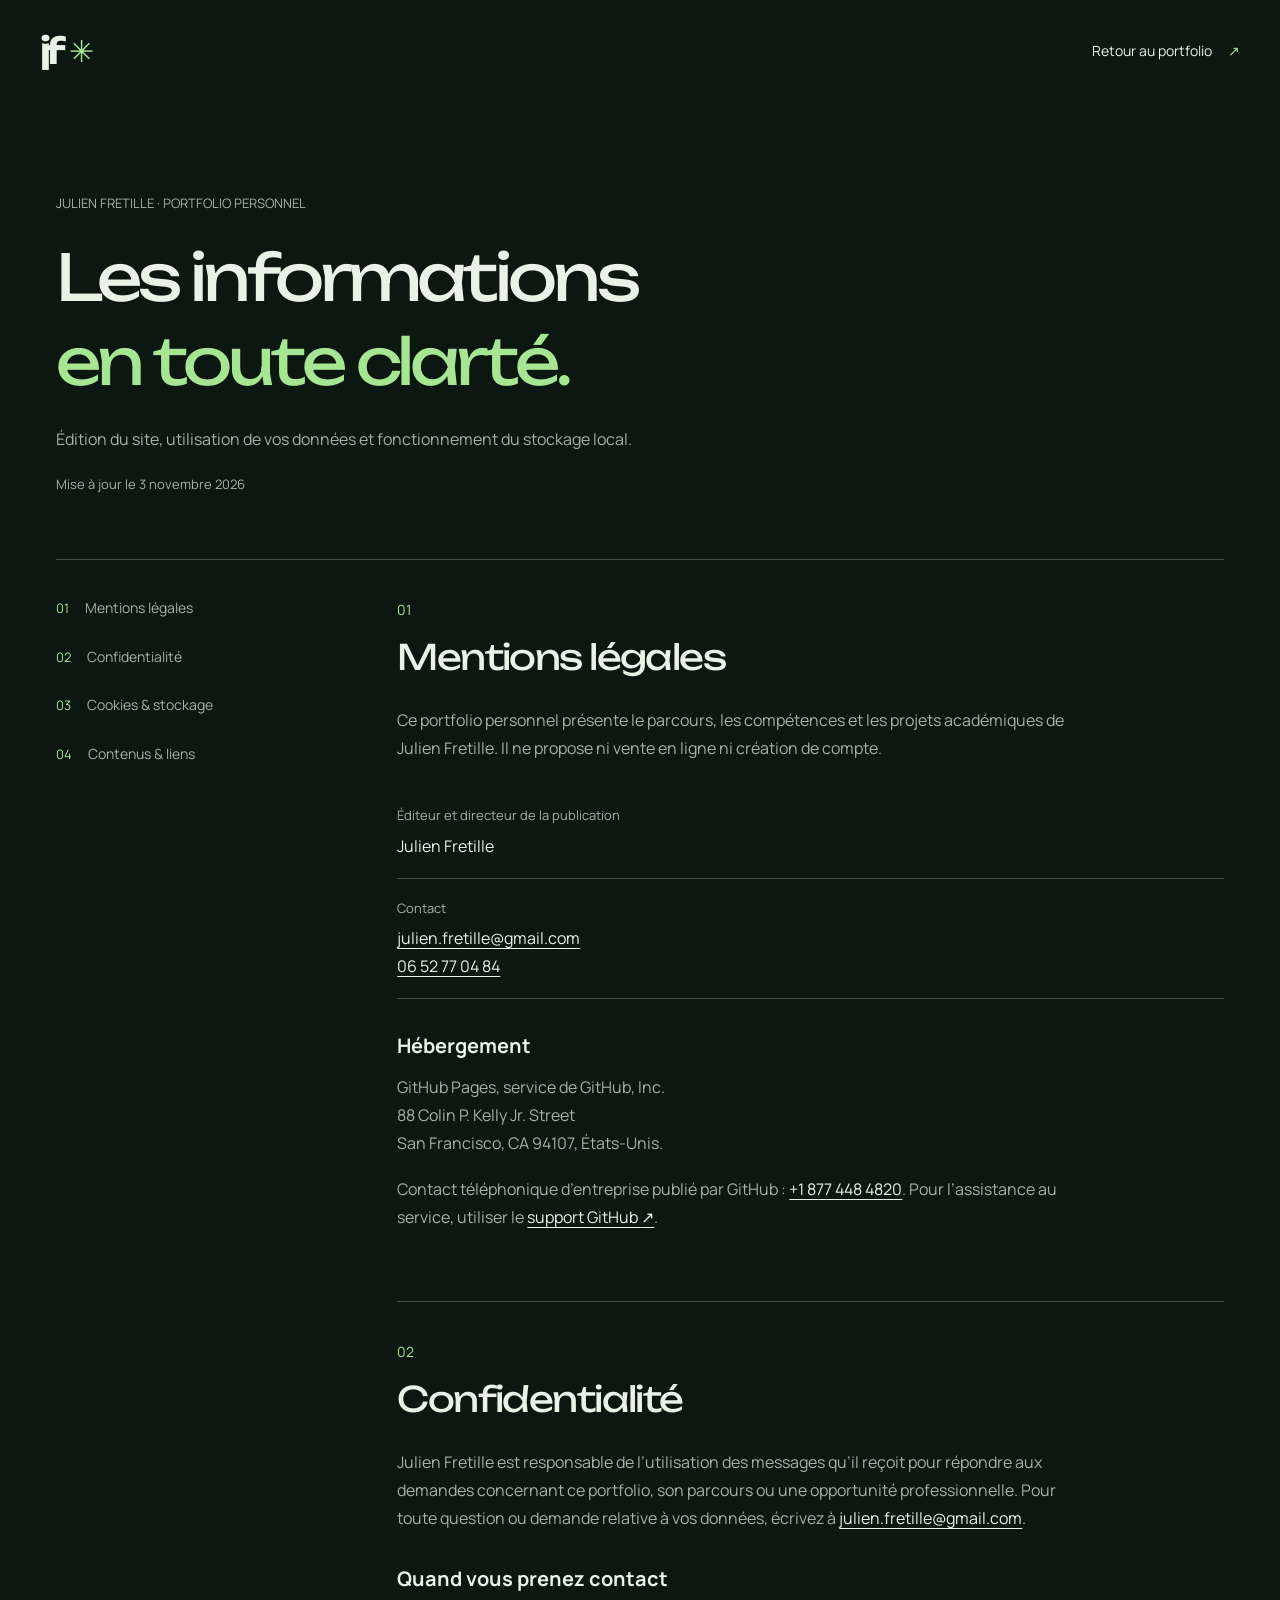
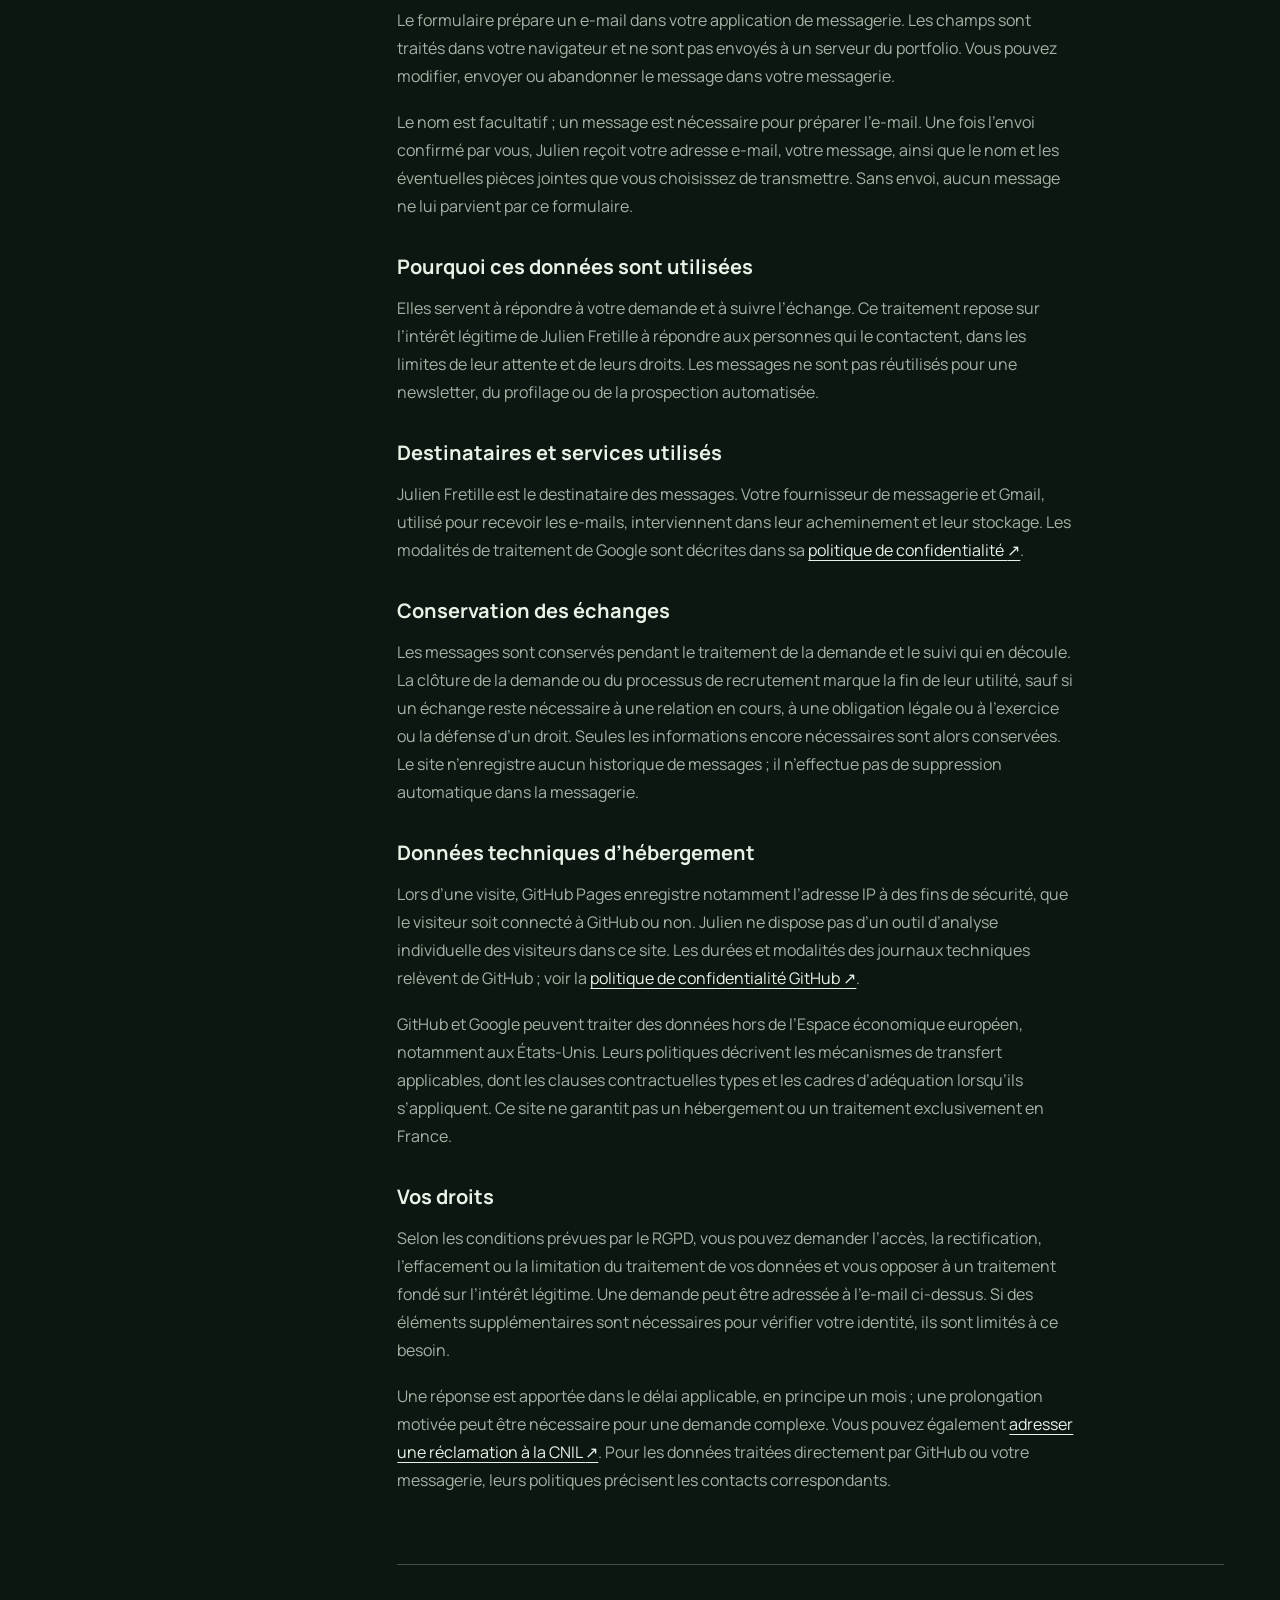
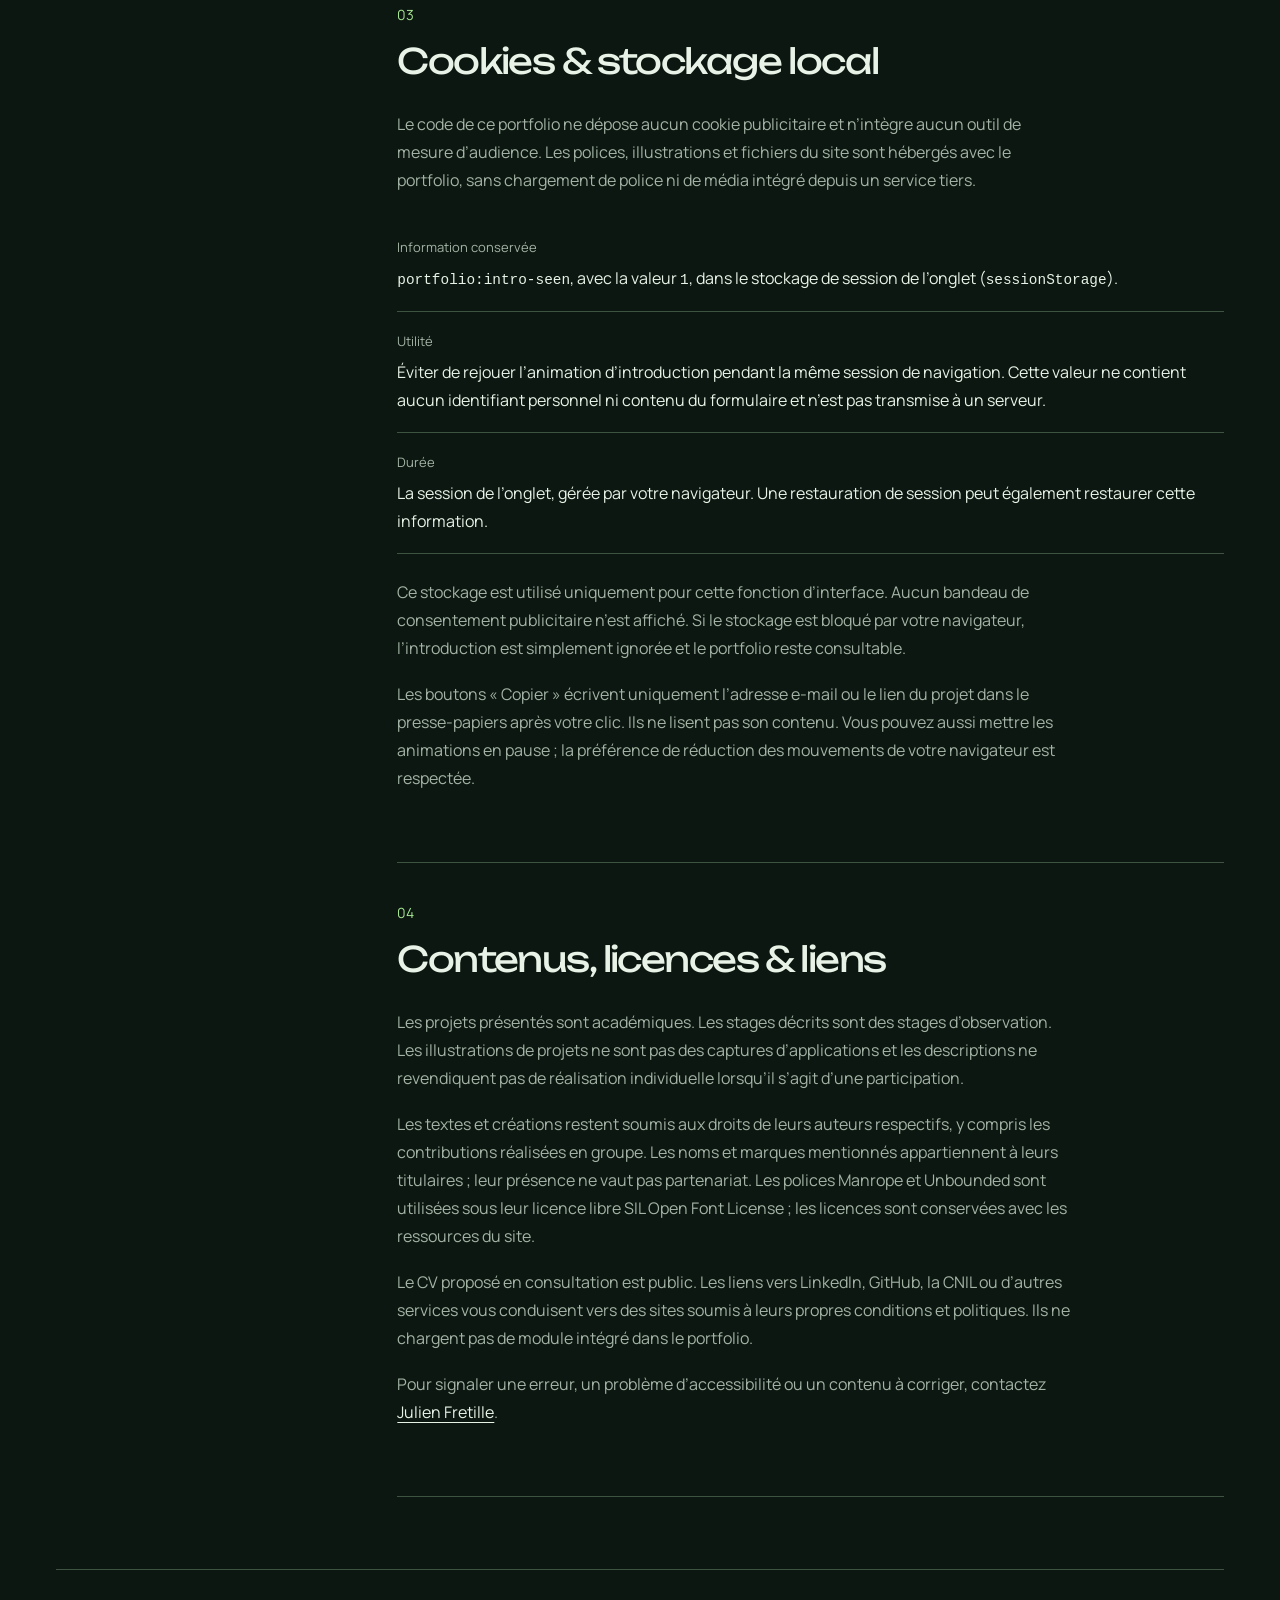
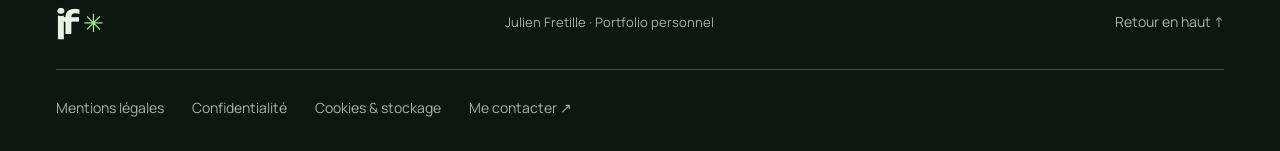
<file: informations-legales.html>
<!doctype html>
<html lang="fr">
<head>
  <meta charset="utf-8">
  <meta http-equiv="Content-Security-Policy" content="default-src 'none'; base-uri 'none'; object-src 'none'; script-src 'none'; script-src-attr 'none'; style-src 'self'; style-src-attr 'none'; img-src 'self'; font-src 'self'; connect-src 'none'; frame-src 'none'; worker-src 'none'; form-action 'none'">
  <meta name="referrer" content="no-referrer">
  <meta name="viewport" content="width=device-width,initial-scale=1">
  <meta name="theme-color" content="#101512">
  <meta name="description" content="Éditeur, hébergement, confidentialité et stockage de session du portfolio de Julien Fretille.">
  <title>Mentions légales & confidentialité · Julien Fretille</title>
  <link rel="canonical" href="https://vitoff22.github.io/informations-legales.html">
  <link rel="icon" href="assets/favicon.svg" type="image/svg+xml">
  <link rel="stylesheet" href="style.css?v=20261103-intro-fast">
</head>
<body class="legal-page">
  <a class="skip" href="#legal-main">Aller au contenu</a>
  <header class="header legal-header"><div class="header-inner">
    <a class="logo" href="index.html#accueil" aria-label="Julien Fretille, retour au portfolio">jf<span aria-hidden="true">✳</span></a>
    <a class="legal-back" href="index.html#contact">Retour au portfolio <span aria-hidden="true">↗</span></a>
  </div></header>
  <main class="legal-main wrap" id="legal-main">
    <div class="legal-intro"><p class="section-index">JULIEN FRETILLE · PORTFOLIO PERSONNEL</p><h1>Les informations<br><span class="accent">en toute clarté.</span></h1><p>Édition du site, utilisation de vos données et fonctionnement du stockage local.</p><p class="legal-updated">Mise à jour le <time datetime="2026-11-03">3 novembre 2026</time></p></div>
    <div class="legal-layout">
      <nav class="legal-toc" aria-label="Sommaire des informations légales"><a href="#mentions-legales">01 <span>Mentions légales</span></a><a href="#confidentialite">02 <span>Confidentialité</span></a><a href="#cookies">03 <span>Cookies & stockage</span></a><a href="#contenus">04 <span>Contenus & liens</span></a></nav>
      <div class="legal-content">
        <section id="mentions-legales" aria-labelledby="legal-editor-title"><p class="legal-number">01</p><h2 id="legal-editor-title">Mentions légales</h2>
          <p>Ce portfolio personnel présente le parcours, les compétences et les projets académiques de Julien Fretille. Il ne propose ni vente en ligne ni création de compte.</p>
          <dl class="legal-facts"><div><dt>Éditeur et directeur de la publication</dt><dd>Julien Fretille</dd></div><div><dt>Contact</dt><dd><a href="mailto:julien.fretille@gmail.com">julien.fretille@gmail.com</a><br><a href="tel:+33652770484">06 52 77 04 84</a></dd></div></dl>
          <h3>Hébergement</h3>
          <p>GitHub Pages, service de GitHub, Inc.<br>88 Colin P. Kelly Jr. Street<br>San Francisco, CA 94107, États-Unis.</p>
          <p>Contact téléphonique d’entreprise publié par GitHub : <a href="tel:+18774484820">+1 877 448 4820</a>. Pour l’assistance au service, utiliser le <a href="https://support.github.com/contact" target="_blank" rel="noopener noreferrer">support GitHub <span class="sr-only">(nouvel onglet)</span>↗</a>.</p>
        </section>

        <section id="confidentialite" aria-labelledby="privacy-title"><p class="legal-number">02</p><h2 id="privacy-title">Confidentialité</h2>
          <p>Julien Fretille est responsable de l’utilisation des messages qu’il reçoit pour répondre aux demandes concernant ce portfolio, son parcours ou une opportunité professionnelle. Pour toute question ou demande relative à vos données, écrivez à <a href="mailto:julien.fretille@gmail.com?subject=Demande%20relative%20aux%20donn%C3%A9es%20personnelles">julien.fretille@gmail.com</a>.</p>
          <h3>Quand vous prenez contact</h3>
          <p>Le formulaire prépare un e-mail dans votre application de messagerie. Les champs sont traités dans votre navigateur et ne sont pas envoyés à un serveur du portfolio. Vous pouvez modifier, envoyer ou abandonner le message dans votre messagerie.</p>
          <p>Le nom est facultatif ; un message est nécessaire pour préparer l’e-mail. Une fois l’envoi confirmé par vous, Julien reçoit votre adresse e-mail, votre message, ainsi que le nom et les éventuelles pièces jointes que vous choisissez de transmettre. Sans envoi, aucun message ne lui parvient par ce formulaire.</p>
          <h3>Pourquoi ces données sont utilisées</h3>
          <p>Elles servent à répondre à votre demande et à suivre l’échange. Ce traitement repose sur l’intérêt légitime de Julien Fretille à répondre aux personnes qui le contactent, dans les limites de leur attente et de leurs droits. Les messages ne sont pas réutilisés pour une newsletter, du profilage ou de la prospection automatisée.</p>
          <h3>Destinataires et services utilisés</h3>
          <p>Julien Fretille est le destinataire des messages. Votre fournisseur de messagerie et Gmail, utilisé pour recevoir les e-mails, interviennent dans leur acheminement et leur stockage. Les modalités de traitement de Google sont décrites dans sa <a href="https://policies.google.com/privacy?hl=fr" target="_blank" rel="noopener noreferrer">politique de confidentialité <span class="sr-only">(nouvel onglet)</span>↗</a>.</p>
          <h3>Conservation des échanges</h3>
          <p>Les messages sont conservés pendant le traitement de la demande et le suivi qui en découle. La clôture de la demande ou du processus de recrutement marque la fin de leur utilité, sauf si un échange reste nécessaire à une relation en cours, à une obligation légale ou à l’exercice ou la défense d’un droit. Seules les informations encore nécessaires sont alors conservées. Le site n’enregistre aucun historique de messages ; il n’effectue pas de suppression automatique dans la messagerie.</p>
          <h3>Données techniques d’hébergement</h3>
          <p>Lors d’une visite, GitHub Pages enregistre notamment l’adresse IP à des fins de sécurité, que le visiteur soit connecté à GitHub ou non. Julien ne dispose pas d’un outil d’analyse individuelle des visiteurs dans ce site. Les durées et modalités des journaux techniques relèvent de GitHub ; voir la <a href="https://docs.github.com/en/site-policy/privacy-policies/github-general-privacy-statement" target="_blank" rel="noopener noreferrer">politique de confidentialité GitHub <span class="sr-only">(nouvel onglet)</span>↗</a>.</p>
          <p>GitHub et Google peuvent traiter des données hors de l’Espace économique européen, notamment aux États-Unis. Leurs politiques décrivent les mécanismes de transfert applicables, dont les clauses contractuelles types et les cadres d’adéquation lorsqu’ils s’appliquent. Ce site ne garantit pas un hébergement ou un traitement exclusivement en France.</p>
          <h3>Vos droits</h3>
          <p>Selon les conditions prévues par le RGPD, vous pouvez demander l’accès, la rectification, l’effacement ou la limitation du traitement de vos données et vous opposer à un traitement fondé sur l’intérêt légitime. Une demande peut être adressée à l’e-mail ci-dessus. Si des éléments supplémentaires sont nécessaires pour vérifier votre identité, ils sont limités à ce besoin.</p>
          <p>Une réponse est apportée dans le délai applicable, en principe un mois ; une prolongation motivée peut être nécessaire pour une demande complexe. Vous pouvez également <a href="https://www.cnil.fr/fr/plaintes" target="_blank" rel="noopener noreferrer">adresser une réclamation à la CNIL <span class="sr-only">(nouvel onglet)</span>↗</a>. Pour les données traitées directement par GitHub ou votre messagerie, leurs politiques précisent les contacts correspondants.</p>
        </section>

        <section id="cookies" aria-labelledby="storage-title"><p class="legal-number">03</p><h2 id="storage-title">Cookies & stockage local</h2>
          <p>Le code de ce portfolio ne dépose aucun cookie publicitaire et n’intègre aucun outil de mesure d’audience. Les polices, illustrations et fichiers du site sont hébergés avec le portfolio, sans chargement de police ni de média intégré depuis un service tiers.</p>
          <dl class="legal-facts"><div><dt>Information conservée</dt><dd><code>portfolio:intro-seen</code>, avec la valeur <code>1</code>, dans le stockage de session de l’onglet (<code>sessionStorage</code>).</dd></div><div><dt>Utilité</dt><dd>Éviter de rejouer l’animation d’introduction pendant la même session de navigation. Cette valeur ne contient aucun identifiant personnel ni contenu du formulaire et n’est pas transmise à un serveur.</dd></div><div><dt>Durée</dt><dd>La session de l’onglet, gérée par votre navigateur. Une restauration de session peut également restaurer cette information.</dd></div></dl>
          <p>Ce stockage est utilisé uniquement pour cette fonction d’interface. Aucun bandeau de consentement publicitaire n’est affiché. Si le stockage est bloqué par votre navigateur, l’introduction est simplement ignorée et le portfolio reste consultable.</p>
          <p>Les boutons « Copier » écrivent uniquement l’adresse e-mail ou le lien du projet dans le presse-papiers après votre clic. Ils ne lisent pas son contenu. Vous pouvez aussi mettre les animations en pause ; la préférence de réduction des mouvements de votre navigateur est respectée.</p>
        </section>

        <section id="contenus" aria-labelledby="content-title"><p class="legal-number">04</p><h2 id="content-title">Contenus, licences & liens</h2>
          <p>Les projets présentés sont académiques. Les stages décrits sont des stages d’observation. Les illustrations de projets ne sont pas des captures d’applications et les descriptions ne revendiquent pas de réalisation individuelle lorsqu’il s’agit d’une participation.</p>
          <p>Les textes et créations restent soumis aux droits de leurs auteurs respectifs, y compris les contributions réalisées en groupe. Les noms et marques mentionnés appartiennent à leurs titulaires ; leur présence ne vaut pas partenariat. Les polices Manrope et Unbounded sont utilisées sous leur licence libre SIL Open Font License ; les licences sont conservées avec les ressources du site.</p>
          <p>Le CV proposé en consultation est public. Les liens vers LinkedIn, GitHub, la CNIL ou d’autres services vous conduisent vers des sites soumis à leurs propres conditions et politiques. Ils ne chargent pas de module intégré dans le portfolio.</p>
          <p>Pour signaler une erreur, un problème d’accessibilité ou un contenu à corriger, contactez <a href="mailto:julien.fretille@gmail.com">Julien Fretille</a>.</p>
        </section>
      </div>
    </div>
  </main>
  <footer class="footer wrap legal-footer"><a class="logo" href="index.html#accueil" aria-label="Julien Fretille, retour au portfolio">jf<span aria-hidden="true">✳</span></a><p>Julien Fretille · Portfolio personnel</p><a class="footer-return" href="#legal-main">Retour en haut ↑</a><nav class="footer-legal" aria-label="Informations légales"><a href="#mentions-legales">Mentions légales</a><a href="#confidentialite">Confidentialité</a><a href="#cookies">Cookies & stockage</a><a href="index.html#contact">Me contacter ↗</a></nav></footer>
</body>
</html>
</file>
<file: style.css>
/* Original typefaces, hosted locally. Sources and OFL licenses: assets/fonts/. */
@font-face {
  font-family: 'Manrope';
  font-style: normal;
  font-weight: 400 800;
  font-display: swap;
  src: url('assets/fonts/manrope-latin-ext.woff2') format('woff2');
  unicode-range: U+0100-02BA, U+02BD-02C5, U+02C7-02CC, U+02CE-02D7, U+02DD-02FF, U+0304, U+0308, U+0329, U+1D00-1DBF, U+1E00-1E9F, U+1EF2-1EFF, U+2020, U+20A0-20AB, U+20AD-20C4, U+2113, U+2C60-2C7F, U+A720-A7FF;
}
@font-face {
  font-family: 'Manrope';
  font-style: normal;
  font-weight: 400 800;
  font-display: swap;
  src: url('assets/fonts/manrope-latin.woff2') format('woff2');
  unicode-range: U+0000-00FF, U+0131, U+0152-0153, U+02BB-02BC, U+02C6, U+02DA, U+02DC, U+0304, U+0308, U+0329, U+2000-206F, U+20AC, U+2122, U+2191, U+2193, U+2212, U+2215, U+FEFF, U+FFFD;
}
@font-face {
  font-family: 'Unbounded';
  font-style: normal;
  font-weight: 400 700;
  font-display: swap;
  src: url('assets/fonts/unbounded-latin-ext.woff2') format('woff2');
  unicode-range: U+0100-02BA, U+02BD-02C5, U+02C7-02CC, U+02CE-02D7, U+02DD-02FF, U+0304, U+0308, U+0329, U+1D00-1DBF, U+1E00-1E9F, U+1EF2-1EFF, U+2020, U+20A0-20AB, U+20AD-20C4, U+2113, U+2C60-2C7F, U+A720-A7FF;
}
@font-face {
  font-family: 'Unbounded';
  font-style: normal;
  font-weight: 400 700;
  font-display: swap;
  src: url('assets/fonts/unbounded-latin.woff2') format('woff2');
  unicode-range: U+0000-00FF, U+0131, U+0152-0153, U+02BB-02BC, U+02C6, U+02DA, U+02DC, U+0304, U+0308, U+0329, U+2000-206F, U+20AC, U+2122, U+2191, U+2193, U+2212, U+2215, U+FEFF, U+FFFD;
}

/* Julien Fretille — design system */
:root {
  color-scheme: dark;
  --bg: oklch(19% .022 157);
  --surface: oklch(24% .03 155);
  --surface-2: oklch(29% .035 153);
  --ink: oklch(95% .018 140);
  --muted: oklch(75% .027 149);
  --line: oklch(42% .035 151);
  --accent: oklch(86% .13 138);
  --cyan: oklch(80% .10 158);
  --display: 'Unbounded', Arial, sans-serif;
  --body: 'Manrope', Arial, sans-serif;
  --ease: cubic-bezier(.16, 1, .3, 1);
}
* { box-sizing: border-box; }
html { scroll-behavior: smooth; scroll-padding-top: 110px; }
body { margin: 0; background: var(--bg); color: var(--ink); font: 16px/1.75 var(--body); -webkit-font-smoothing: antialiased; }
button, input, textarea { font: inherit; }
button, a { -webkit-tap-highlight-color: transparent; }
button { cursor: pointer; border: 0; color: inherit; }
a { color: inherit; text-decoration: none; }
button:focus-visible, a:focus-visible, summary:focus-visible, input:focus-visible, textarea:focus-visible, [tabindex]:focus-visible { outline: 2px solid var(--accent); outline-offset: 5px; }
::selection { background: var(--accent); color: var(--bg); }
h1, h2, h3, h4, p { margin: 0; }
h1, h2, h3, h4 { line-height: 1.12; }
p { max-width: 68ch; }
img, svg { display: block; max-width: 100%; }
button, input, textarea { touch-action: manipulation; }
[hidden] { display: none !important; }
.wrap { width: min(1240px, calc(100% - 96px)); margin-inline: auto; }
.hero>*, .section-heading>*, .project-open>*, .skill-accordions>*, .timeline-row>*, .about-profile>*, .about-extras>*, .contact-grid>* { min-width: 0; }
.contact-heading h2 { min-width: 0; overflow-wrap: anywhere; }
.section { padding-block: clamp(76px, 8vw, 120px); }
.accent { color: var(--accent); }
.muted, .muted-heading { color: var(--muted); }
.skip { position: fixed; z-index: 100; top: 10px; left: 10px; padding: 12px 18px; background: var(--accent); color: var(--bg); transform: translateY(-160%); }
.skip:focus { transform: none; }
.noscript-note { padding: 18px 5%; background: var(--surface); font-size: 15px; }
.sr-only { position: absolute; width: 1px; height: 1px; overflow: hidden; clip-path: inset(50%); white-space: nowrap; }
html:not(.js) .hero-visual .visual-bottom, html:not(.js) .copy-email { display: none; }

/* Navigation */
.header { position: sticky; top: 0; z-index: 30; background: var(--bg); border-bottom: 1px solid var(--line); }
.header-inner { width: min(1360px, calc(100% - 96px)); min-height: 86px; margin: auto; display: flex; align-items: center; gap: 24px; }
.logo { min-height: 44px; min-width: 44px; font: 700 44px/1 var(--display); letter-spacing: -3px; display: inline-flex; align-items: center; gap: 9px; }
.logo span { color: var(--accent); font: 29px/1 Arial; letter-spacing: 0; }
.header nav { display: flex; gap: 24px; margin-left: auto; }
.header nav a { min-height: 44px; font-size: 13px; color: var(--muted); padding-block: 13px; position: relative; }
.header nav a:hover, .header nav a.current { color: var(--ink); }
.header nav a.current:after { content: ''; position: absolute; width: 4px; height: 4px; border-radius: 50%; background: var(--accent); bottom: 3px; left: calc(50% - 2px); }
.nav-contact { display: inline-flex; align-items: center; min-height: 44px; font-size: 13px; border: 1px solid var(--line); border-radius: 5px; padding: 10px 15px; margin-left: 14px; }
.nav-contact span { color: var(--accent); margin-left: 16px; }
.nav-contact:hover { border-color: var(--accent); }
.menu, .mobile-contact { display: none; }

/* Introduction and interactive network */
.hero { display: grid; grid-template-columns: 1fr 1fr; column-gap: 32px; padding-top: 65px; }
.eyebrow { font-size: 13px; letter-spacing: 1.7px; font-weight: 600; display: flex; align-items: center; gap: 10px; }
.dot { width: 6px; height: 6px; background: var(--accent); border-radius: 50%; flex-shrink: 0; }
.hero h1 { font: 600 clamp(100px, 10.3vw, 149px)/.84 var(--display); letter-spacing: -2px; margin: 33px 0 29px; }
.hero h1 span { color: var(--accent); }
.hero-role { font-size: clamp(24px, 2.2vw, 31px); line-height: 1.3; letter-spacing: -.8px; }
.hero-role em { color: var(--muted); font-style: normal; }
.hero-intro { color: var(--muted); font-size: 15px; max-width: 390px; margin: 20px 0 28px; }
.hero-actions { display: flex; align-items: center; flex-wrap: wrap; gap: 22px; }
.button { display: inline-flex; align-items: center; justify-content: center; gap: 25px; min-height: 49px; padding: 14px 19px; font-size: 13px; font-weight: 800; border-radius: 4px; transition: transform .25s var(--ease), background .25s; }
.button.primary { background: var(--accent); color: var(--bg); }
.button.primary:hover { background: oklch(96% .13 120); transform: translateY(-2px); }
.button span { font-size: 20px; line-height: 1; }
.text-link { min-height: 44px; display: inline-flex; align-items: center; font-size: 14px; border-bottom: 1px solid var(--line); padding-block: 9px; }
.text-link span { margin-left: 13px; color: var(--accent); }
.text-link:hover { border-color: var(--accent); }
.hero-visual { position: relative; height: 580px; align-self: center; isolation: isolate; }
.hero-visual:before { content: ''; position: absolute; inset: 4% 0 21%; background: radial-gradient(ellipse, oklch(65% .12 140 / .095), transparent 66%); z-index: -1; }
#globe, .globe-fallback { position: absolute; top: 8px; width: 100%; height: 455px; }
#globe { touch-action: pan-y; }
.globe-fallback { color: var(--accent); opacity: .2; padding: 28px; }
.canvas-ready .globe-fallback { display: none; }
.visual-top, .visual-bottom { position: absolute; display: flex; align-items: center; justify-content: space-between; inset-inline: 20px; color: var(--muted); font-size: 13px; letter-spacing: 1.5px; }
.visual-top { top: 0; }
.cross { font-size: 24px; font-weight: 300; }
.visual-bottom { top: 425px; }
#motion-toggle { background: transparent; display: flex; align-items: center; gap: 8px; min-height: 44px; padding: 8px 10px; border: 1px solid var(--line); border-radius: 4px; font-size: 15px; }
.motion-label { font-size: 13px; letter-spacing: 0; }
.orbit-label { position: absolute; background: var(--bg); border: 1px solid var(--line); font-size: 13px; padding: 10px 13px; border-radius: 4px; display: flex; align-items: center; gap: 9px; min-height: 44px; box-shadow: 0 5px 20px oklch(10% .01 150 / .4); transition: border-color .2s, color .2s, transform .3s var(--ease); }
.orbit-label i { width: 5px; height: 5px; border-radius: 50%; background: currentColor; }
.orbit-label:hover { transform: translateY(-3px); color: var(--ink); }
.orbit-label[aria-pressed=true] { border-color: var(--accent); color: var(--accent); }
.label-one { top: 126px; left: 0; }.label-two { top: 217px; right: 0; }.label-three { top: 342px; left: 15%; }
.domain-insight { position: absolute; inset: auto 20px 0; min-height: 90px; padding-top: 22px; border-top: 1px solid var(--line); display: flex; gap: 18px; }
.domain-number { font: 500 42px/1 var(--display); color: var(--accent); }
.domain-insight h2 { font: 500 16px/1.4 var(--body); letter-spacing: -.3px; }
.domain-insight p { font-size: 13px; color: var(--muted); margin-top: 6px; max-width: 36ch; }
.hero-footer { grid-column: 1/-1; display: flex; justify-content: space-between; align-items: center; border-block: 1px solid var(--line); gap: 30px; padding-block: 23px; margin-top: 52px; font-size: 13px; }
.hero-footer>span:first-child { display: flex; gap: 15px; color: var(--muted); font-size: 13px; letter-spacing: 1px; }
.hero-footer strong { color: var(--ink); font-size: 13px; letter-spacing: 0; font-weight: 500; }
.hero-footer>span:nth-child(2) { display: flex; gap: 20px; }
.hero-footer a { min-height: 44px; display: flex; align-items: center; gap: 22px; font-size: 13px; letter-spacing: 1px; }
.hero-footer a span { color: var(--accent); font-size: 22px; }

/* Section hierarchy */
.section-heading { display: flex; justify-content: space-between; align-items: flex-end; gap: 60px; margin-bottom: 47px; }
.section-index { color: var(--muted); font-size: 13px; letter-spacing: 1.6px; font-weight: 600; margin-bottom: 22px; }
h2 { font: 500 clamp(47px, 5.1vw, 71px)/1.02 var(--display); letter-spacing: -.6px; }
.section-heading>p { width: 330px; font-size: 15px; color: var(--muted); margin-bottom: 5px; }

/* Projects */
.project-toolbar { display: flex; justify-content: space-between; align-items: center; gap: 20px; margin-bottom: 28px; }
.filters { display: flex; gap: 8px; flex-wrap: wrap; }
.filters button { background: transparent; border: 1px solid var(--line); border-radius: 4px; min-height: 44px; padding: 9px 14px; font-size: 13px; color: var(--muted); transition: color .2s, background .2s; }
.filters button:hover { color: var(--ink); border-color: var(--muted); }
.filters button.active { color: var(--bg); background: var(--ink); border-color: var(--ink); }
.filters button span { font-size: 13px; margin-left: 8px; opacity: .65; }
#project-count { font-size: 13px; color: var(--muted); white-space: nowrap; }
.project-grid { display: grid; grid-template-columns: minmax(0,1fr) minmax(0,1fr); align-items: start; gap: 32px; }
.project { min-width: 0; }
.project-open { position: relative; display: block; width: 100%; height: auto; background: var(--surface); padding: 0; text-align: left; border: 1px solid var(--line); border-radius: 6px; overflow: hidden; transition: border-color .3s; }
.project-open:hover { border-color: oklch(52% .05 135); }
.project-art { height: 270px; position: relative; isolation: isolate; overflow: hidden; }
.art-label { position: absolute; top: 23px; left: 25px; z-index: 1; font-size: 13px; letter-spacing: 1.3px; color: oklch(80% .02 150); }
.art-caption { position: absolute; bottom: 20px; left: 25px; color: oklch(73% .025 150); font-size: 13px; }
.art-arrow { display: none; }
.project-info { padding: 27px 29px 26px; }
.project-meta { display: flex; justify-content: space-between; align-items: baseline; gap: 15px; color: var(--muted); font-size: 13px; letter-spacing: .6px; }
.project-info h3 { font-size: 26px; font-weight: 600; letter-spacing: -.8px; margin: 18px 0 13px; }
.project-info p { font-size: 15px; color: var(--muted); max-width: 42ch; }
.tags { display: flex; flex-wrap: wrap; gap: 7px; margin-top: 21px; }
.tags span { font-size: 13px; border: 1px solid var(--line); border-radius: 4px; padding: 4px 9px; }
.project-cta { min-height: 44px; display: flex; width: 100%; background: transparent; text-align: left; align-items: center; justify-content: space-between; gap: 20px; font-size: 13px; margin-top: 28px; padding: 18px 0 0; border-top: 1px solid var(--line); }
.project-cta::after { content: ''; position: absolute; inset: 0; z-index: 2; }
.project-open:focus-within { outline: 2px solid var(--accent); outline-offset: 4px; }
.project-cta>span { color: var(--accent); font-size: 22px; transition: transform .3s var(--ease); }
.project-open:hover .project-cta>span { transform: translate(3px,-3px); }
.project-featured, .project-wide { grid-column: 1/-1; }
.project-featured .project-open { display: grid; grid-template-columns: 1.22fr 1fr; }
.project-featured .project-art { height: 100%; min-height: 370px; }
.project-featured .project-info { padding: 36px; align-self: center; }
.project-featured h3 { font: 500 56px/1.1 var(--display); letter-spacing: -.4px; }
.project-wide .project-open { display: grid; grid-template-columns: 1fr 1.22fr; }
.project-wide .project-art { order: 2; height: 100%; min-height: 320px; }
.project-wide .project-info { padding: 36px; align-self: center; }
.project-wide h3 { font: 500 49px/1.1 var(--display); }
.project-grid.filtered .project { grid-column: auto; }
.project-grid.filtered .project-open { display: block; }
.project-grid.filtered .project-art { height: 270px; min-height: 0; }
.project-grid.filtered .project-info { padding: 27px 29px 26px; }
.project-grid.filtered h3 { font: 600 26px/1.12 var(--body); letter-spacing: -.8px; }

/* Original illustrative project artwork */
.art-infra { background-color: oklch(23% .029 170); background-image: linear-gradient(oklch(70% .05 170 / .05) 1px, transparent 1px), linear-gradient(90deg,oklch(70% .05 170 / .05) 1px, transparent 1px); background-size: 28px 28px; }
.art-infra svg { width: 95%; height: 80%; position: absolute; left: 2.5%; top: 12%; }
.network-lines { fill: none; stroke: oklch(54% .06 165); stroke-width: 1.3; }
.flow-line { stroke: var(--accent); stroke-dasharray: 5 14; animation: flow 9s linear infinite; }
.server-main rect { fill: oklch(29% .035 165); stroke: var(--accent); }.server-main path { stroke: var(--accent); }.server-main circle { fill: var(--accent); }
.server-node rect { fill: oklch(22% .02 170); stroke: oklch(53% .035 160); }
.svg-label { fill: oklch(89% .03 150); text-anchor: middle; font: 11px var(--body); }.signal { fill: var(--accent); }
.art-gym { background: oklch(27% .035 245); }
.gym-visual { padding-top: 59px; text-align: center; }.gym-word { font: italic 700 82px/1 var(--display); letter-spacing: -1px; color: oklch(86% .09 230); }.gym-word>span { font-size: 45px; margin-left: 10px; vertical-align: top; }
.gym-visual svg { width: 84%; height: 45px; margin: -5px auto 7px; }.gym-visual path { fill: none; stroke: oklch(74% .105 225); stroke-width: 1.5; }
.gym-chips { display: flex; justify-content: center; align-items: center; gap: 19px; color: oklch(84% .06 225); font-size: 13px; }.gym-chips span:not(:nth-child(2)) { border: 1px solid oklch(70% .04 230 / .3); padding: 4px 12px; border-radius: 3px; }
.art-python { background: oklch(24% .019 295); }.code-art { height: 100%; display: flex; justify-content: center; align-items: center; gap: 25px; padding-top: 15px; }.code-symbol { font: 500 130px/1 var(--display); color: oklch(53% .06 300); }.code-comment { font-size: 13px; color: oklch(76% .04 300); }.code-art p { color: oklch(86% .065 300); font-size: 36px; line-height: 1.15; letter-spacing: -1.6px; margin-top: 10px; }.code-art p span { color: oklch(72% .1 300); }
.art-flutter { background: oklch(26% .038 135); }.leaf-visual { height: 100%; position: relative; }.leaf-visual svg { width: 90%; height: 88%; margin: auto; padding-top: 30px; }.leaf-fill { fill: oklch(45% .075 135); stroke: oklch(72% .09 125); }.leaf-vein { fill: none; stroke: oklch(82% .12 125); }.scan-corner { fill: none; stroke: oklch(64% .05 130); }.scan { stroke: var(--accent); animation: scan 6s var(--ease) infinite; }.plant-label { position: absolute; bottom: 47px; left: 50%; transform: translateX(-50%); border: 1px solid oklch(70% .09 125 / .4); padding: 7px 11px; background: oklch(22% .03 130); white-space: nowrap; font-size: 13px; letter-spacing: 1.3px; }.plant-label span { color: var(--accent); margin-left: 14px; }

/* Skills and learning */
.skills-section { background: var(--surface); border-block: 1px solid var(--line); }
.skill-accordions { display: grid; grid-template-columns: repeat(2,minmax(0,1fr)); gap: 0 48px; margin-top: 46px; align-items: start; }
.skill-item { min-width: 0; border-top: 1px solid var(--line); }
.skill-item:last-child { border-bottom: 1px solid var(--line); }
.skill-item summary { max-width: none; min-height: 82px; padding: 18px 6px; display: grid; grid-template-columns: 30px minmax(0,1fr) 30px; gap: 15px; }
.skill-item summary:hover .skill-title { color: var(--accent); }
.skill-number { font-size: 13px; color: var(--muted); }
.skill-item .skill-title { line-height: 1.2; color: var(--ink); font-size: 23px; font-weight: 500; letter-spacing: -.5px; }
.skill-toggle { display: grid; place-items: center; width: 30px; height: 30px; font-size: 26px; color: var(--accent); transition: transform .2s var(--ease); }
.skill-item[open] .skill-toggle { transform: rotate(45deg); }
.skill-item[open] .skill-title { color: var(--accent); }
.skill-content { padding: 0 6px 30px 51px; }
.skill-content>p { font-size: 15px; color: var(--muted); }
.skill-technologies { display: flex; flex-wrap: wrap; gap: 9px; margin-top: 20px; }
.skill-technologies span { padding: 7px 11px; border: 1px solid var(--line); border-radius: 4px; font-size: 13px; }
.skill-content .skill-footnote { margin-top: 20px; font-size: 14px; }
.skill-project-link { display: inline-flex; align-items: center; min-height: 44px; padding-block: 10px; margin-top: 12px; color: var(--ink); font-size: 14px; text-decoration: underline; text-decoration-color: var(--line); text-underline-offset: 5px; }
.skill-project-link:hover { color: var(--accent); text-decoration-color: currentColor; }
.watch { display: flex; align-items: center; gap: 25px; padding-top: 32px; border-top: 1px solid var(--line); margin-top: 57px; }.watch-icon { color: var(--accent); font-size: 44px; }.watch h3 { font-weight: 500; font-size: 20px; letter-spacing: -.4px; }.watch p { color: var(--muted); font-size: 13px; margin-top: 8px; }.watch>span:last-child { color: var(--muted); font-size: 13px; margin-left: auto; white-space: nowrap; }
.timeline-row { display: grid; grid-template-columns: .4fr 1fr; gap: 50px; padding-block: 42px; border-top: 1px solid var(--line); }.timeline-row:last-child { border-bottom: 1px solid var(--line); }.timeline-date { font: 500 61px/1.1 var(--display); color: var(--accent); }.timeline-date span { color: var(--muted); display: block; font-size: 35px; }.school-label { color: var(--muted); font-size: 13px; letter-spacing: 1px; }.timeline-content h3 { font-size: 27px; letter-spacing: -.5px; font-weight: 500; margin: 14px 0 30px; }.years { display: grid; grid-template-columns: repeat(3,1fr); gap: 25px; }.years span { font-size: 13px; color: var(--accent); }.years p { font-size: 13px; color: var(--muted); margin-top: 9px; }summary { list-style: none; cursor: pointer; font-size: 13px; display: flex; justify-content: space-between; align-items: center; max-width: 450px; min-height: 44px; }summary::-webkit-details-marker { display: none; }summary>span { font-size: 22px; color: var(--accent); }.timeline-content details[open] summary>span { transform: rotate(45deg); }details[open] .years { margin-top: 24px; }

/* Personal profile */
.about { padding-top: 30px; }.about-profile { display: grid; grid-template-columns: .4fr 1fr; gap: 50px; align-items: center; }.portrait-frame { width: 145px; padding: 15px; border: 1px solid var(--line); border-radius: 5px; position: relative; margin-inline: auto; }.portrait-frame img { width: 111px; height: 130px; border-radius: 3px; }.portrait-corner { position: absolute; bottom: -17px; right: -17px; background: var(--accent); color: var(--bg); display: grid; place-items: center; width: 43px; height: 43px; font-size: 29px; border-radius: 4px; }.about h2 { font-size: 62px; }.about-description { color: var(--muted); font-size: 15px; margin-block: 25px; }.soft-skills { display: flex; flex-wrap: wrap; gap: 9px 20px; font-size: 13px; }.soft-skills span:before { content: '+'; color: var(--accent); margin-right: 8px; }/* Interests and travel share one composed surface; languages form its base. */
.about-extras { display: grid; grid-template-columns: minmax(0,1.05fr) minmax(0,1fr); margin-top: 64px; border: 1px solid var(--line); border-radius: 9px; background: var(--surface); overflow: hidden; }
.personal-interests,.personal-travel { padding: clamp(26px,3vw,42px); }
.personal-interests { border-right: 1px solid var(--line); }
.personal-heading { display: flex; align-items: center; justify-content: space-between; gap: 20px; margin-bottom: 27px; }
.personal-heading h3 { font: 500 clamp(29px,2.6vw,37px)/1.1 var(--display); letter-spacing: -.3px; }
.personal-heading svg { order: 2; width: 32px; height: 32px; fill: none; stroke: var(--accent); stroke-width: 1.5; stroke-linecap: round; stroke-linejoin: round; flex-shrink: 0; }
.interest-list { margin: 0; }
.interest-list>div { display: grid; grid-template-columns: 132px minmax(0,1fr); gap: 16px; padding-block: 18px; border-top: 1px solid var(--line); }
.interest-list dt { font-size: 13px; color: var(--muted); padding-top: 2px; }
.interest-list dd { margin: 0; font-size: 15px; line-height: 1.7; }
.interest-spark { margin-left: 12px; color: var(--accent); }
.personal-travel { position: relative; isolation: isolate; overflow: clip; background: oklch(23% .024 155); }
.personal-travel .personal-heading { margin-bottom: 13px; }
.travel-arrow { font-size: 32px; color: var(--accent); line-height: 1; }
.travel-intro { font-size: 13px; color: var(--muted); }
.travel-orbit { position: absolute; width: 245px; right: -38px; bottom: -61px; opacity: .18; color: var(--accent); z-index: -1; transform: rotate(-22deg); pointer-events: none; }
.travel-destinations { display: grid; grid-template-columns: repeat(2,minmax(0,1fr)); list-style: none; gap: 0 28px; padding: 0; margin: 32px 0 0; }
.travel-destinations li { display: flex; gap: 12px; align-items: center; padding-block: 19px; border-top: 1px solid oklch(38% .03 155); font-size: clamp(17px,1.6vw,21px); letter-spacing: -.3px; }
.destination-dot { width: 6px; height: 6px; border-radius: 50%; background: var(--accent); flex-shrink: 0; }
.personal-languages { grid-column: 1/-1; display: grid; grid-template-columns: 175px minmax(0,1fr); align-items: center; gap: 28px; padding: 27px clamp(26px,3vw,42px); border-top: 1px solid var(--line); }
.personal-languages h3 { font-size: 18px; font-weight: 500; }
.languages { list-style: none; margin: 0; padding: 0; display: grid; grid-template-columns: 1.45fr 1fr 1fr; gap: 26px; }
.languages li { display: flex; justify-content: space-between; align-items: center; gap: 12px; font-size: 15px; }
.language-name { color: var(--ink); }
.language-level { font-size: 13px; color: var(--accent); background: oklch(28% .035 150); border-radius: 4px; padding: 3px 9px; white-space: nowrap; }
.native-level { color: var(--muted); background: transparent; padding-inline: 0; font-size: 13px; }


/* Contact */
.contact { background: oklch(24% .025 150); border-top: 1px solid var(--line); }.contact-heading { display: flex; justify-content: space-between; align-items: center; gap: 25px; }.contact h2 { font-size: clamp(60px, 8vw, 108px); line-height: .98; }.contact h2 span { color: var(--accent); }.contact-round { width: 110px; height: 110px; border-radius: 50%; display: grid; place-items: center; color: var(--accent); border: 1px solid currentColor; font-size: 56px; transition: background .2s, color .2s, transform .3s; }.contact-round:hover { background: var(--accent); color: var(--bg); transform: rotate(5deg); }.contact-grid { display: grid; grid-template-columns: 1fr 1fr; gap: 85px; padding-top: 42px; border-top: 1px solid oklch(40% .025 145); margin-top: 62px; }.email-link { font-size: clamp(18px, 2vw, 24px); letter-spacing: -.6px; word-break: break-word; }.email-link:hover { color: var(--accent); }.copy-email { display: flex; gap: 14px; align-items: center; min-height: 44px; background: transparent; padding: 9px 0; font-size: 13px; color: var(--muted); }.contact-info>p { color: var(--muted); font-size: 15px; line-height: 1.95; margin-top: 20px; }.contact-links { display: flex; flex-wrap: wrap; gap: 12px 24px; margin-top: 29px; font-size: 13px; }.contact-links a { display: inline-flex; align-items: center; min-height: 44px; padding-block: 9px; }.contact-links a:hover { color: var(--accent); }
#contact-form label { font-size: 13px; display: block; margin-bottom: 8px; }#contact-form input, #contact-form textarea { display: block; width: 100%; font-size: 16px; border: 0; border-bottom: 1px solid oklch(46% .025 145); border-radius: 0; background: transparent; color: var(--ink); padding: 9px 0 13px; margin-bottom: 22px; resize: vertical; }#contact-form input::placeholder, #contact-form textarea::placeholder { color: oklch(71% .017 145); font-size: 15px; }.form-feedback { min-height: 0; font-size: 13px; color: var(--accent); margin-bottom: 14px; }.form-feedback:empty { margin: 0; }.form-bottom { display: flex; align-items: center; justify-content: space-between; gap: 20px; }.form-bottom>span { max-width: 200px; font-size: 13px; color: var(--muted); }.form-bottom .button { font-size: 13px; white-space: nowrap; padding-inline: 15px; }.footer { display: flex; justify-content: space-between; align-items: center; min-height: 118px; gap: 25px; }.footer .logo { font-size: 37px; }.footer .logo span { font-size: 25px; }.footer p, .footer>a:last-child { font-size: 13px; color: var(--muted); }.footer>a:last-child { display: inline-flex; align-items: center; min-height: 44px; }.contact-info a[href^="tel:"] { display: inline-flex; align-items: center; min-height: 44px; }

/* Project details stay in the document and work without JavaScript. */
.project-details { margin-top: 12px; border: 1px solid var(--line); border-radius: 6px; background: var(--surface); scroll-margin-top: 18px; }
.project-details:target { border-color: var(--accent); }
.project-summary { max-width: none; min-height: 56px; padding: 13px 24px; gap: 22px; font-size: 14px; }
.project-summary:hover { color: var(--accent); }
.project-summary>span { display: inline-grid; place-items: center; width: 28px; height: 28px; flex-shrink: 0; transition: transform .2s var(--ease); }
.project-details[open]>.project-summary { border-bottom: 1px solid var(--line); color: var(--accent); }
.project-details[open]>.project-summary>span { transform: rotate(45deg); }
.project-detail-body { padding: 27px; }
.project-detail-body .detail-kicker { color: var(--accent); font-size: 13px; margin-bottom: 15px; }
.project-detail-body h4 { font-size: 22px; font-weight: 500; margin: 26px 0 12px; letter-spacing: -.3px; }
.project-detail-body .detail-kicker+h4 { margin-top: 0; }
.project-detail-body p { color: var(--muted); font-size: 15px; }
.project-facts { display: grid; grid-template-columns: repeat(2,minmax(0,1fr)); gap: 20px; margin: 26px 0; padding-block: 19px; border-block: 1px solid var(--line); }
.project-facts dt { color: var(--muted); font-size: 13px; }
.project-facts dd { margin: 5px 0 0; font-size: 14px; }
.project-technologies { margin: 0; }
.project-technologies>div { display: grid; grid-template-columns: minmax(100px,.4fr) minmax(0,1fr); gap: 18px; padding-block: 14px; border-bottom: 1px solid var(--line); }
.project-technologies dt { color: var(--ink); font-size: 14px; }
.project-technologies dd { margin: 0; color: var(--muted); font-size: 14px; }
.project-detail-actions { display: flex; flex-wrap: wrap; align-items: center; gap: 12px 20px; margin-top: 26px; }
.project-detail-actions>* { display: inline-flex; align-items: center; justify-content: center; min-height: 44px; padding: 10px 14px; border: 1px solid var(--line); border-radius: 4px; font-size: 14px; background: transparent; }
.project-detail-actions>*:hover { color: var(--accent); border-color: var(--accent); }
.project-detail-actions>a[data-project-contact] { background: var(--accent); border-color: var(--accent); color: var(--bg); font-weight: 600; }
.project-detail-actions>a[data-project-contact]:hover { background: oklch(96% .13 120); color: var(--bg); }
.project-detail-body .project-source-note { margin-top: 20px; font-size: 13px; }
.project-detail-actions>.project-link-fallback { width: 100%; min-width: 0; color: var(--ink); font-size: 16px; text-align: left; cursor: text; }
.form-requirements { margin-bottom: 18px; color: var(--muted); font-size: 13px; }
.toast { position: fixed; bottom: 25px; left: 50%; transform: translate(-50%,15px); z-index: 100; background: var(--accent); color: var(--bg); font-size: 13px; padding: 12px 20px; border-radius: 5px; max-width: calc(100% - 32px); width: max-content; opacity: 0; pointer-events: none; transition: opacity .2s, transform .2s; }.toast.show { opacity: 1; transform: translate(-50%,0); }

/* Motion is decorative: content remains visible without JavaScript. */
.project:not(.in-view) .flow-line, .project:not(.in-view) .scan { animation-play-state: paused; }
.reveal-ready:not(.visible) { opacity: 0; transform: translateY(18px); }.reveal-ready { transition: opacity .65s var(--ease), transform .65s var(--ease); }
html.motion-off { scroll-behavior: auto; }.motion-off *, .motion-off *:before, .motion-off *:after { animation: none!important; transition: none!important; }.motion-off .reveal-ready { opacity: 1; transform: none; }
@keyframes flow { to { stroke-dashoffset: -190; } }@keyframes scan { 0%,100% { transform: translateY(-20px); opacity: .35; }50% { transform: translateY(75px); opacity: 1; } }
@media (min-width:1600px) { .hero { padding-top: 88px; }.hero h1 { font-size: 162px; }.hero-footer { margin-top: 67px; } }
@media (max-width:1100px) { .wrap { width: calc(100% - 64px); }.header-inner { width: calc(100% - 64px); gap: 17px; }.hero { gap: 25px; }.hero h1 { font-size: 12vw; }.hero-actions { gap: 14px; }.hero-visual { height: 570px; }#globe,.globe-fallback { height: 430px; }.visual-bottom { top: 410px; }.label-three { top: 320px; }.domain-insight { inset-inline: 10px; }.hero-footer>span:nth-child(2) { flex-direction: column; gap: 3px; }.project-featured .project-open { grid-template-columns: 1.1fr 1fr; }.project-featured .project-info,.project-wide .project-info { padding: 27px; }.project-featured h3 { font-size: 46px; }.project-meta { font-size: 13px; }.contact-grid { gap: 42px; }.form-bottom { flex-direction: column; align-items: flex-start; gap: 12px; }.form-bottom>span { max-width: 100%; }.code-art { gap: 15px; }.code-art p { font-size: 31px; }.code-symbol { font-size: 110px; }.section-heading>p { max-width: 290px; } }
@media (max-width:760px) {
 html { scroll-padding-top: 95px; }.wrap { width: calc(100% - 40px); }.header-inner { width: calc(100% - 40px); min-height: 72px; gap: 14px; }.logo { font-size: 36px; }.logo span { font-size: 26px; }.nav-contact { margin-left: auto; margin-right: 44px; font-size: 13px; padding: 8px 12px; }.nav-contact span { margin-left: 12px; }.menu { display: flex; flex-direction: column; align-items: center; justify-content: center; gap: 6px; position: absolute; right: 16px; width: 44px; height: 44px; background: transparent; }.menu span { width: 23px; height: 1px; background: var(--ink); transition: transform .2s; }.menu[aria-expanded=true] span:first-child { transform: translateY(3.5px) rotate(45deg); }.menu[aria-expanded=true] span:last-child { transform: translateY(-3.5px) rotate(-45deg); }.header nav { display: none; position: absolute; inset: 72px 0 auto; background: var(--surface); border-bottom: 1px solid var(--line); padding: 18px 24px 24px; margin: 0; flex-direction: column; gap: 0; }.header nav.open { display: flex; }.header nav a { font-size: 17px; padding-block: 13px; }.header nav a.current:after { display: none; }.mobile-contact { display: block; }
 .hero { grid-template-columns: 1fr; padding-top: 32px; gap: 0; }
 .eyebrow { font-size: 13px; letter-spacing: .9px; }
 .hero h1 { font-size: clamp(72px,24vw,155px); margin: 25px 0 22px; }
 .hero-role { font-size: 26px; }
 .hero-intro { font-size: 15px; margin-top: 17px; max-width: 42ch; }
 .hero-actions { gap: 10px 17px; }
 .button { font-size: 14px; padding: 13px 16px; gap: 20px; }
 .text-link { font-size: 14px; }
 .hero-visual { height: auto; width: 100%; max-width: 560px; margin: 28px auto 0; padding-block: 18px; display: grid; grid-template-columns: minmax(84px,.36fr) minmax(0,1fr); align-items: center; gap: 12px 18px; border-block: 1px solid var(--line); }
 .hero-visual:before { inset: 0 63% 50% 0; }
 #globe,.globe-fallback { width: calc(26% - 9px); height: 170px; top: 18px; left: 0; }
 .globe-fallback { padding: 0; }
 .visual-top { display: none; }
 .orbit-controls { grid-column: 1/-1; grid-row: 2; display: flex; flex-wrap: wrap; gap: 6px; }
 .orbit-label { position: static; flex: 1 1 auto; justify-content: center; min-height: 44px; padding: 8px 9px; font-size: 13px; gap: 7px; box-shadow: none; }
 .orbit-label:hover { transform: none; }
 .visual-bottom { position: static; grid-column: 1/-1; grid-row: 3; gap: 14px; font-size: 13px; letter-spacing: 0; }
 .visual-bottom>span { min-width: 0; }
 #motion-toggle { flex-shrink: 0; }
 .motion-label { font-size: 13px; }
 .domain-insight { position: static; grid-column: 2; grid-row: 1; min-height: 170px; padding: 4px 0; border: 0; display: block; }
 .domain-insight h2 { font-size: 17px; line-height: 1.35; }
 .domain-insight p { font-size: 14px; line-height: 1.65; max-width: none; margin-top: 8px; }
 .domain-number { display: none; }
 .hero-footer { margin-top: 22px; flex-wrap: wrap; gap: 11px; padding-block: 20px; border-top: 0; }
 .hero-footer>span:nth-child(2) { order: 3; width: 100%; flex-direction: row; gap: 10px; font-size: 14px; flex-wrap: wrap; }
 .hero-footer>span:first-child { font-size: 13px; gap: 10px; letter-spacing: .3px; }
 .hero-footer strong { font-size: 14px; }
 .hero-footer a { min-height: 44px; font-size: 13px; gap: 13px; letter-spacing: .3px; }
 .section { padding-block: 70px; }.section-heading { display: block; margin-bottom: 30px; }.section-heading>p { width: auto; max-width: 42ch; margin-top: 24px; font-size: 15px; }.section-index { font-size: 13px; margin-bottom: 18px; }h2 { font-size: clamp(45px,11vw,65px); }.project-toolbar { align-items: flex-start; flex-direction: column; gap: 12px; }.filters { gap: 6px; }.filters button { padding: 9px 10px; font-size: 13px; }.filters button span { margin-left: 4px; }.project-grid { grid-template-columns: 1fr; gap: 24px; }.project-featured,.project-wide { grid-column: auto; }.project-featured .project-open,.project-wide .project-open { display: block; }.project-art,.project-featured .project-art,.project-wide .project-art,.project-grid.filtered .project-art { height: 258px; min-height: 0; }.project-info,.project-featured .project-info,.project-wide .project-info,.project-grid.filtered .project-info { padding: 23px; }.project-info h3,.project-featured h3,.project-wide h3,.project-grid.filtered h3 { font: 600 27px/1.15 var(--body); letter-spacing: -.6px; margin-top: 16px; }.project-meta { font-size: 13px; letter-spacing: .3px; }.project-info p { font-size: 15px; }.project-cta { margin-top: 24px; padding-top: 14px; }.code-art p { font-size: 31px; }.code-symbol { font-size: 109px; }.code-comment { font-size: 13px; }.art-label { font-size: 13px; left: 21px; }.art-caption { left: 21px; font-size: 13px; }
 .skill-technologies span { font-size: 13px; }.watch { flex-wrap: wrap; gap: 15px; padding-top: 26px; margin-top: 24px; }.watch-icon { font-size: 35px; }.watch>div { flex: 1; }.watch h3 { font-size: 18px; line-height: 1.35; }.watch p { font-size: 13px; }.watch>span:last-child { width: 100%; margin-left: 48px; font-size: 13px; }
 .timeline-row { grid-template-columns: 1fr; gap: 25px; padding-block: 32px; }.timeline-date { display: flex; align-items: center; gap: 12px; font-size: 44px; }.timeline-date span { font-size: 33px; }.timeline-content h3 { font-size: 24px; margin-block: 13px 24px; }.school-label { font-size: 13px; }.years { grid-template-columns: 1fr; gap: 22px; }.years p { font-size: 15px; margin-top: 5px; }.years span { font-size: 13px; }summary { font-size: 13px; }
 .about { padding-top: 20px; }.about-profile { grid-template-columns: 1fr; gap: 42px; }.portrait-frame { margin-inline: 0; }.about h2 { font-size: 52px; }.about-description { font-size: 15px; }.soft-skills { gap: 10px 16px; font-size: 13px; }
 .contact h2 { font-size: clamp(43px,11vw,75px); }.contact-heading { align-items: flex-end; gap: 10px; }.contact-round { width: 49px; height: 49px; font-size: 28px; flex-shrink: 0; margin-bottom: 4px; }.contact-grid { grid-template-columns: 1fr; gap: 38px; margin-top: 34px; padding-top: 31px; }.email-link { font-size: clamp(17px,5.4vw,23px); }.contact-links { margin-top: 21px; gap: 12px 22px; }.form-bottom { align-items: flex-start; gap: 15px; }.form-bottom>span { font-size: 13px; }.form-bottom .button { font-size: 13px; }.footer { flex-wrap: wrap; gap: 17px; padding-block: 25px; }.footer p { order: 3; width: 100%; font-size: 13px; }.footer>a:last-child { margin-left: auto; font-size: 13px; }
}
@media (max-width:360px) { .wrap { width: calc(100% - 32px); }.header-inner { width: calc(100% - 32px); }.hero h1 { font-size: 28vw; }.contact h2 { font-size: 41px; }.contact-round { width: 42px; height: 42px; }.filters button { font-size: 13px; padding-inline: 8px; }.project-info { padding-inline: 19px; }.project-meta { letter-spacing: 0; font-size: 13px; }.code-art { gap: 8px; }.code-art p { font-size: 29px; } }
@media (max-width:760px) {
 .hero h1 { font-size: clamp(72px,24vw,155px); }
 .eyebrow,.section-index,.visual-top,.visual-bottom,.project-meta,.art-label,.art-caption { font-size: 13px; }
 .project-meta { flex-wrap: wrap; gap: 5px 12px; }
 .contact-heading { flex-wrap: wrap; }
 html:not(.js) .menu { display: none; }html:not(.js) .nav-contact { margin-right: 0; }
}
@media (prefers-reduced-motion:reduce) { html { scroll-behavior: auto; }*,*:before,*:after { animation: none!important; transition: none!important; }.reveal-ready { opacity: 1!important; transform: none!important; } }

/* Direct CV link and personal section adaptations. */
.header nav .nav-cv { color: var(--ink); white-space: nowrap; }
.nav-cv span { color: var(--accent); margin-left: 5px; }
@media (min-width:761px) and (max-width:960px) {
 .header nav { gap: 16px; }
 .header nav a { min-height: 44px; font-size: 13px; }
 .header-inner { gap: 15px; }
 .nav-contact { margin-left: 0; padding-inline: 12px; white-space: nowrap; }
}
@media (max-width:1100px) {
 .interest-list>div { grid-template-columns: 1fr; gap: 5px; padding-block: 14px; }
 .personal-languages { grid-template-columns: 1fr; gap: 18px; }
 .languages { grid-template-columns: 1.25fr 1fr 1fr; }
}
@media (max-width:760px) {
 .about-extras { grid-template-columns: 1fr; margin-top: 39px; }
 .personal-interests,.personal-travel { padding: 27px 24px; }
 .personal-interests { border-right: 0; }
 .personal-travel { border-top: 1px solid var(--line); }
 .personal-heading { margin-bottom: 23px; }
 .personal-heading h3 { font-size: 31px; }
 .interest-list>div { grid-template-columns: 1fr; gap: 5px; }
 .interest-list dd { font-size: 15px; }
 .travel-destinations { gap: 0 17px; margin-top: 24px; }
 .travel-destinations li { font-size: 18px; padding-block: 16px; }
 .personal-languages { padding: 27px 24px; gap: 20px; }
 .languages { grid-template-columns: 1fr; gap: 0; }
 .languages li { padding-block: 12px; border-top: 1px solid var(--line); }
 .native-level { font-size: 13px; }
}

/* Readable controls and inline details on compact layouts. */
@media (min-width:761px) and (max-width:1000px) {
 .hero { grid-template-columns: minmax(0,1fr) minmax(0,1fr); }
 .hero h1 { font-size: 11.4vw; }
 .hero-visual { height: 590px; }
 .visual-top,.visual-bottom { font-size: 12px; letter-spacing: .3px; inset-inline: 0; }
 .visual-bottom { gap: 12px; }
 .visual-bottom>span { max-width: 140px; }
 .domain-insight { min-height: 130px; }
 .header nav { gap: 14px; }
 .header nav a { font-size: 13px; }
}
@media (max-width:760px) {
 .skill-accordions { grid-template-columns: minmax(0,1fr); gap: 0; margin-top: 30px; }
 .skill-item summary { padding: 16px 3px; min-height: 74px; grid-template-columns: 26px minmax(0,1fr) 28px; gap: 12px; }
 .skill-item .skill-title { font-size: 22px; }
 .skill-content { padding: 0 3px 26px 41px; }
 .skill-content>p { font-size: 15px; }
 .skill-technologies { gap: 7px; }
 .skill-technologies span { font-size: 13px; padding: 6px 9px; }
 .skill-project-link { font-size: 14px; }
 .project-summary { padding: 12px 20px; }
 .project-detail-body { padding: 22px 20px; }
 .project-facts { gap: 15px; }
 .project-technologies>div { grid-template-columns: minmax(0,1fr); gap: 5px; }
 .project-detail-actions { align-items: stretch; gap: 10px; }
 .project-detail-actions>* { flex: 1 1 auto; }
 .project-meta { font-size: 13px; letter-spacing: .2px; }
 .art-label { font-size: 12px; letter-spacing: .8px; max-width: calc(100% - 42px); }
 .art-caption { font-size: 13px; }
 .section-index { font-size: 13px; letter-spacing: 1px; }
 .nav-contact { font-size: 13px; }
 .form-bottom>span { font-size: 13px; }
 .form-bottom .button { font-size: 14px; }
 .footer p,.footer>a:last-child { font-size: 13px; }
}
@media (max-width:390px) {
 .hero-visual { grid-template-columns: 84px minmax(0,1fr); column-gap: 13px; }
 #globe,.globe-fallback { width: 84px; }
 .domain-insight { min-height: 185px; }
 .skill-content { padding-left: 3px; }
 .project-facts { grid-template-columns: minmax(0,1fr); gap: 15px; }
 .filters button { font-size: 13px; }
 .contact-round { width: 44px; height: 44px; }
}

/* Navigation remains available when scripts are disabled. */
@media (max-width:760px) {
 html:not(.js) .header { position: static; }
 html:not(.js) .header-inner { flex-wrap: wrap; padding-block: 12px; }
 html:not(.js) .header nav { display: flex; position: static; flex-direction: row; flex-wrap: wrap; gap: 0 22px; flex-basis: 100%; order: 4; padding: 0; border: 0; background: transparent; }
 html:not(.js) .header nav a { font-size: 14px; }
}

/* Reference-inspired composition. All factual content stays in the document. */
.wrap { width:min(1320px,calc(100% - 112px)); }
h2 { font:400 clamp(32px,3.9vw,57px)/1.25 var(--display); letter-spacing:-.065em; }
.section { padding-block:clamp(76px,9vw,145px); }
.section-index { letter-spacing:0; font-weight:400; }
.button { border-radius:50px; font-weight:600; padding:14px 23px; }
.button.primary:hover { background:oklch(93% .075 138); }
/* The frame is quiet; the menu opens into a typographic navigation. */
.header { background:var(--bg); border:0; }
.header-inner { width:min(1440px,calc(100% - 80px)); min-height:102px; gap:24px; }
.logo { position:relative; z-index:43; font:600 36px/1 var(--display); letter-spacing:-.16em; gap:9px; }
.logo span { font:400 30px/1 var(--body); }
.header-cv { display:inline-flex; align-items:center; position:relative; z-index:43; order:3; margin-left:auto; padding:8px 18px; min-height:44px; border:1px solid var(--line); border-radius:50px; font-size:14px; }
.header-cv:hover { color:var(--accent); border-color:var(--accent); }
.header-cv span { margin-left:15px; color:var(--accent); }
.menu { order:4; display:inline-flex; flex-direction:row; align-items:center; justify-content:center; position:relative; right:auto; width:auto; height:auto; z-index:43; gap:18px; padding:10px 8px 10px 18px; min-height:48px; background:transparent; }
.menu .menu-word { width:auto; height:auto; background:none; font-size:14px; transform:none!important; }
.menu .menu-icon { position:relative; display:block; width:34px; height:34px; background:none; transform:none!important; }
.menu-icon::before,.menu-icon::after { content:''; position:absolute; transition:transform .3s var(--ease); }
.menu-icon::before { width:4px; height:4px; border-radius:50%; background:var(--ink); top:7px; left:7px; box-shadow:8px 0 var(--ink),16px 0 var(--ink),0 8px var(--ink),8px 8px var(--ink),16px 8px var(--ink),0 16px var(--ink),8px 16px var(--ink),16px 16px var(--ink); }
.menu[aria-expanded=true] .menu-icon::before { width:25px; height:1px; box-shadow:none; top:17px; left:5px; transform:rotate(45deg); }
.menu[aria-expanded=true] .menu-icon::after { width:25px; height:1px; top:17px; left:5px; background:var(--ink); transform:rotate(-45deg); }
.header nav { display:none; position:fixed; inset:0; z-index:42; background:var(--bg); margin:0; padding:max(126px,16vh) max(9vw,32px) 48px 27%; border:0; overflow-y:auto; }
.header nav.open { display:flex; flex-direction:column; justify-content:flex-start; gap:8px; }
.header nav::before { content:'jf'; position:fixed; pointer-events:none; left:4%; bottom:-8%; font:700 min(52vw,700px)/1 var(--display); letter-spacing:-.18em; color:oklch(35% .04 153 / .28); }
.header nav a { display:flex; align-items:baseline; gap:20px; min-height:58px; padding:10px 0; position:relative; font:400 clamp(24px,3.6vw,52px)/1.25 var(--display); letter-spacing:-.055em; width:fit-content; max-width:100%; color:var(--ink); }
.header nav a.current::after { display:none; }
.header nav a:hover .nav-label,.header nav a.current .nav-label { color:var(--accent); transform:translateX(8px); }
.nav-label { transition:transform .3s var(--ease),color .2s; }
.nav-index { flex-shrink:0; color:var(--muted); font:500 13px/1 var(--body); letter-spacing:0; }
html.menu-open { overflow:hidden; }
/* Broad, geometric lettering replaces the condensed poster. */
.hero { display:grid; grid-template-columns:minmax(0,1fr) minmax(0,.68fr); gap:0 8%; padding-top:45px; }
.hero-copy { display:contents; }
.eyebrow { grid-column:1/-1; font-size:13px; font-weight:500; letter-spacing:.04em; color:var(--muted); }
.hero h1 { grid-column:1/-1; margin:32px 0 42px; font:500 clamp(74px,11.6vw,176px)/1.04 var(--display); letter-spacing:-.085em; }
.hero h1 .first-name { color:var(--ink); }
.hero h1 .last-name,.hero h1 .name-dot { color:var(--accent); }
.hero-role { grid-column:1; grid-row:3; font:500 clamp(23px,2.5vw,37px)/1.35 var(--body); letter-spacing:-.045em; align-self:end; }
.hero-intro { grid-column:1; grid-row:4; margin:22px 0 24px; font-size:16px; max-width:44ch; }
.hero-actions { grid-column:1; grid-row:5; gap:18px 25px; align-self:start; }
.hero-visual { grid-column:2; grid-row:3/6; height:auto; min-height:334px; align-self:stretch; margin:0; display:block; padding:0; border:0; }
.hero-visual::before,.visual-top { display:none; }
#globe,.globe-fallback { top:-18px; left:0; width:100%; height:208px; }
.globe-fallback { padding:10px; opacity:.45; }
.orbit-controls { position:absolute; display:flex; flex-wrap:wrap; justify-content:center; gap:5px; top:163px; width:100%; }
.orbit-label { position:static; flex:none; justify-content:center; border-color:transparent; border-radius:50px; background:var(--bg); color:var(--muted); box-shadow:none; font-size:13px; padding:8px 9px; gap:7px; }
.orbit-label[aria-pressed=true] { border-color:var(--line); color:var(--accent); }
.orbit-label:hover { transform:none; }
.domain-insight { position:static; inset:auto; display:flex; gap:18px; min-height:0; margin-top:221px; padding-top:20px; border-top:1px solid var(--line); }
.domain-number { display:block; font:500 17px/1.5 var(--display); }
.domain-insight h2 { font:600 16px/1.45 var(--body); letter-spacing:-.02em; }
.domain-insight p { font-size:14px; max-width:36ch; margin-top:7px; }
.visual-bottom { position:absolute; top:100%; inset-inline:0; width:100%; display:flex; align-items:center; gap:12px; font-size:12px; letter-spacing:0; padding-top:15px; }
#motion-toggle { border:0; padding:8px 0 8px 12px; }
.hero-footer { margin-top:86px; padding-block:24px; flex-wrap:wrap; gap:16px 28px; }
.hero-footer>span:first-child { font-size:12px; letter-spacing:0; }
/* Project index: the illustration accompanies the list rather than boxing it. */
.projects .section-heading h2 { text-transform:uppercase; }
.projects .section-heading .muted-heading { display:inline-block; margin-top:14px; font:400 16px/1.6 var(--body); letter-spacing:0; text-transform:none; }
.project-total { display:inline-block; vertical-align:top; margin:5px 0 0 20px; color:var(--accent); font:500 18px/1.5 var(--body); letter-spacing:0; }
.project-toolbar { flex-wrap:wrap; margin-bottom:36px; }
.filters button { border-radius:50px; padding-inline:17px; }
.filters button.active { color:var(--bg); background:var(--accent); border-color:var(--accent); }
.project-grid { display:block; }
.project { border-top:1px solid var(--line); }
.project:last-child { border-bottom:1px solid var(--line); }
.project-open,.project-featured .project-open,.project-wide .project-open,.project-grid.filtered .project-open { display:block; height:auto; padding:24px 0; border:0; border-radius:0; overflow:visible; background:transparent; }
.project-info,.project-featured .project-info,.project-wide .project-info,.project-grid.filtered .project-info { padding:0; display:grid; grid-template-columns:minmax(0,1fr) auto; gap:0 18px; }
.project-meta { grid-column:1/-1; flex-wrap:wrap; font-size:13px; letter-spacing:0; gap:4px 12px; margin-bottom:14px; }
.project-info h3,.project-featured h3,.project-wide h3,.project-grid.filtered h3 { grid-column:1/-1; margin:0; font:500 clamp(22px,2.2vw,31px)/1.3 var(--display); letter-spacing:-.055em; transition:color .2s; }
.project-info p { grid-column:1/-1; max-width:48ch; color:var(--muted); font-size:15px; margin-top:13px; }
.tags { grid-column:1; gap:5px 12px; margin-top:17px; align-items:center; }
.tags span { font-size:13px; color:var(--muted); border:0; padding:0; }
.tags span+span::before { content:'·'; margin-right:12px; opacity:.7; }
.project-cta { width:auto; min-width:44px; min-height:44px; font-size:0; padding:0; margin:0; border:0; grid-column:2; grid-row:4; align-self:end; }
.project-cta>span { display:grid; place-items:center; width:44px; height:44px; border:1px solid var(--line); border-radius:50%; color:var(--accent); font-size:23px; transition:transform .3s var(--ease),background .2s,color .2s; }
.project-open:hover h3,.project.previewing h3,.project-open:focus-within h3 { color:var(--accent); }
.project-open:hover .project-cta>span,.project-open:focus-within .project-cta>span { transform:rotate(45deg); background:var(--accent); color:var(--bg); }
.project-cta:focus-visible { outline:none; }
.project-open:focus-within { outline:2px solid var(--accent); outline-offset:8px; }
.project-preview { position:sticky; top:124px; align-self:start; min-width:0; }
.preview-caption { display:flex; align-items:center; gap:22px; padding-top:22px; }
.preview-index { color:var(--muted); font-size:13px; }
.preview-title { font-size:17px; font-weight:500; letter-spacing:-.03em; }
.preview-arrow { margin-left:auto; color:var(--accent); font-size:28px; }
.preview-note { color:var(--muted); font-size:13px; margin-top:10px; }
.project-details { background:transparent; border:0; border-radius:0; margin:0 0 24px; }
.project-summary { min-height:44px; padding:0; font-size:13px; color:var(--muted); }
.project-details[open]>.project-summary { border:0; }
.project-detail-body { padding:24px 0 4px; }
.project-detail-body .detail-kicker { margin-top:18px; }
.project-detail-actions>* { border-radius:50px; font-size:13px; }
.project-detail-actions>a[data-project-contact]:hover { background:oklch(93% .075 138); }
.project-detail-actions>.project-link-fallback { border-radius:4px; }
@media (min-width:901px) {
 .gallery-ready .project-explorer { display:grid; grid-template-columns:minmax(0,1.03fr) minmax(0,1fr); gap:clamp(42px,7vw,112px); align-items:start; }
 .gallery-ready .project-detail-body>.project-art { display:none; }
}
/* The rest of the portfolio uses the same type and open surfaces. */
.skill-item .skill-title { font:500 clamp(18px,1.7vw,25px)/1.4 var(--display); letter-spacing:-.06em; }
.skill-technologies span { border-radius:50px; }
.timeline-date { font:400 clamp(30px,3.5vw,50px)/1.3 var(--display); letter-spacing:-.06em; }
.timeline-date span { font-size:.65em; }
.years p { font-size:14px; }
.about h2 { font-size:clamp(31px,3.9vw,56px); }
.portrait-frame { width:175px; height:205px; display:grid; place-items:center; padding:0; border-radius:0; background:var(--surface); }
.portrait-frame::before { content:''; position:absolute; inset:-18px; border:1px solid var(--line); transform:rotate(-6deg); z-index:-1; }
.portrait-frame img { border-radius:0; }
.portrait-corner { background:transparent; color:var(--accent); font-size:65px; width:auto; height:auto; line-height:1; right:-20px; bottom:-22px; }
.about-extras { margin-top:80px; border:0; border-top:1px solid var(--line); border-radius:0; background:transparent; overflow:visible; }
.personal-interests { padding:38px 42px 38px 0; border:0; }
.personal-travel { padding:38px 0 38px 42px; border-left:1px solid var(--line); background:transparent; }
.personal-heading h3 { font:400 clamp(20px,2.1vw,30px)/1.4 var(--display); letter-spacing:-.06em; }
.interest-list>div,.travel-destinations li { border-color:var(--line); }
.travel-orbit { right:0; top:16px; opacity:.08; }
.personal-languages { padding:28px 0; border-block:1px solid var(--line); }
.language-level { background:transparent; border:1px solid var(--line); border-radius:50px; }
.native-level { border:0; }
.contact { background:var(--surface); border:0; }
.contact h2 { font:400 clamp(31px,5.1vw,77px)/1.28 var(--display); letter-spacing:-.075em; }
.contact-round { width:100px; height:100px; border-color:var(--line); }
.contact-heading { align-items:end; }
.contact-grid { grid-template-columns:minmax(0,1fr) minmax(0,1fr); border-color:var(--line); }
#contact-form input,#contact-form textarea { border-color:var(--line); }
#contact-form input::placeholder,#contact-form textarea::placeholder { color:var(--muted); }
.footer .logo { font-size:32px; }
.project-preview-stage.preview-change { animation:preview-enter .4s var(--ease); }
@keyframes preview-enter { from { opacity:.65; transform:translateY(10px); } to { opacity:1; transform:none; } }
@media (max-width:1100px) {
 .wrap { width:calc(100% - 72px); }
 .hero { column-gap:6%; grid-template-columns:minmax(0,1fr) minmax(0,.8fr); }
 .hero h1 { font-size:11vw; }
 .personal-interests { padding-right:28px; }
 .personal-travel { padding-left:28px; }
 .personal-languages { grid-template-columns:1fr; gap:24px; }
 .contact-grid { gap:6%; }
}
@media (max-width:900px) {
 .project-preview { display:none!important; }
 .project-info h3 { font-size:28px; }
 .project-detail-body>.project-art { max-width:620px; }
 .project-detail-body { max-width:72ch; }
 .section-heading { flex-direction:column; align-items:start; gap:22px; }
 .section-heading>p { max-width:46ch; width:auto; }
 .hero-visual { min-height:400px; }
 .orbit-controls { top:148px; gap:0; }
 .domain-insight { margin-top:253px; }
 .orbit-label { padding-inline:6px; }
}
@media (max-width:760px) {
 .wrap { width:calc(100% - 40px); }
 .header-inner { width:calc(100% - 32px); min-height:80px; gap:10px; }
 .logo { font-size:29px; gap:7px; }
 .logo span { font-size:26px; }
 .header-cv { padding:7px 13px; font-size:13px; }
 .header-cv span { margin-left:10px; }
 .menu { gap:6px; padding-left:9px; }
 .menu .menu-word { font-size:13px; }
 .header nav { padding:126px 25px 40px; }
 .header nav a { font-size:clamp(23px,5.1vw,36px); gap:15px; padding-block:14px; }
 .header nav::before { left:-5%; bottom:8%; font-size:80vw; }
 .hero { grid-template-columns:minmax(0,1fr); padding-top:32px; column-gap:0; }
 .eyebrow { font-size:13px; line-height:1.6; max-width:32ch; }
 .hero h1 { font-size:clamp(40px,10.5vw,78px); line-height:1.16; margin:26px 0 30px; }
 .hero-role { grid-row:auto; font-size:25px; }
 .hero-intro { grid-row:auto; font-size:15px; margin:19px 0 24px; max-width:42ch; }
 .hero-actions { grid-row:auto; gap:13px 19px; }
 .button { padding:12px 18px; gap:18px; font-size:14px; }
 .text-link { font-size:14px; }
 .hero-visual { grid-row:auto; grid-column:1; min-height:0; height:auto; margin-top:36px; padding-block:18px; border-block:1px solid var(--line); display:grid; grid-template-columns:84px minmax(0,1fr); gap:12px 16px; align-items:center; }
 #globe,.globe-fallback { top:18px; left:0; width:84px; height:146px; }
 .globe-fallback { padding:0; }
 .domain-insight { grid-column:2; grid-row:1; margin:0; padding:0; border:0; min-height:146px; align-items:center; }
 .domain-number { display:none; }
 .domain-insight h2 { font-size:16px; }
 .domain-insight p { font-size:14px; line-height:1.6; }
 .orbit-controls { position:static; grid-column:1/-1; grid-row:2; gap:5px; justify-content:start; }
 .orbit-label { flex:1 1 auto; padding:8px; }
 .visual-bottom { position:static; grid-column:1/-1; grid-row:3; padding-top:0; font-size:13px; }
 .hero-footer { margin-top:24px; border-top:0; padding-block:15px; gap:12px; }
 .hero-footer>span { gap:10px; }
 .hero-footer>span:nth-child(2) { width:100%; order:3; flex-direction:row; flex-wrap:wrap; gap:0 12px; }
 .hero-footer>span:first-child { font-size:12px; }
 .hero-footer strong { font-size:13px; }
 .hero-footer a { font-size:13px; margin-left:auto; }
 .section { padding-block:72px; }
 h2 { font-size:clamp(29px,7.4vw,47px); }
 .section-heading { margin-bottom:32px; gap:20px; }
 .project-total { font-size:15px; margin-left:13px; }
 .projects .section-heading h2 .muted-heading { font-size:15px; }
 .project-toolbar { align-items:start; margin-bottom:25px; gap:13px; }
 .filters button { padding-inline:12px; }
 #project-count { width:100%; }
 .project-info h3,.project-featured h3,.project-wide h3,.project-grid.filtered h3 { font-size:clamp(21px,5.5vw,29px); margin:0; }
 .project-info,.project-featured .project-info,.project-wide .project-info,.project-grid.filtered .project-info { padding:0; }
 .tags { gap:5px 8px; }
 .tags span+span::before { margin-right:8px; }
 .project-detail-body { padding:24px 0 4px; }
 .project-summary { padding:0; }
 .skill-item .skill-title { font-size:19px; }
 .timeline-date { font-size:36px; }
 .about h2 { font-size:clamp(29px,7.5vw,45px); }
 .portrait-frame { margin-inline:20px 0; width:155px; height:185px; }
 .about-extras { grid-template-columns:1fr; margin-top:50px; }
 .personal-interests,.personal-travel { padding:28px 0; border-left:0; }
 .personal-travel { border-top:1px solid var(--line); }
 .personal-heading h3 { font-size:23px; }
 .personal-languages { padding:26px 0; gap:17px; }
 .contact-heading { flex-wrap:wrap; gap:24px; }
 .contact h2 { font-size:clamp(25px,6.4vw,46px); }
 .contact-round { width:54px; height:54px; font-size:29px; }
 .contact-grid { grid-template-columns:minmax(0,1fr); gap:44px; }
}
@media (max-width:390px) {
 .hero-visual { column-gap:12px; }
 .domain-insight { min-height:173px; }
 .skill-item .skill-title { font-size:18px; }
 .personal-heading h3 { font-size:21px; }
}
/* No-script navigation still lists every section. */
html:not(.js) .header { position:static; }
html:not(.js) .header-inner { flex-wrap:wrap; padding-block:20px; }
html:not(.js) .menu { display:none; }
html:not(.js) .header nav { display:flex; position:static; padding:0; flex-basis:100%; flex-wrap:wrap; flex-direction:row; gap:10px 25px; order:5; border:0; background:transparent; }
html:not(.js) .header nav::before { display:none; }
html:not(.js) .header nav a { font:500 14px var(--body); letter-spacing:0; padding:10px 0; min-height:44px; }
html:not(.js) .nav-index { display:none; }

/* Conceptual covers, not screenshots. Append after the structural stylesheet. */
.project-preview-stage {
  position: relative;
  width: 100%;
  aspect-ratio: 6 / 5;
  overflow: hidden;
  isolation: isolate;
}
.project-preview-stage > .project-art {
  position: absolute;
  inset: 0;
  width: 100%;
  height: 100%;
  min-height: 0;
}
:is(.project-preview, .project-detail-body) .project-art {
  position: relative;
  isolation: isolate;
  overflow: hidden;
  container-type: inline-size;
  color: oklch(92% .04 145);
}
.project-preview .project-preview-stage > .project-art { position: absolute; }
:is(.project-preview, .project-detail-body) .art-label,
:is(.project-preview, .project-detail-body) .art-caption {
  position: absolute;
  z-index: 2;
  left: 6%;
  max-width: 88%;
  margin: 0;
  font: 500 13px/1.45 var(--body, 'Manrope', sans-serif);
  letter-spacing: .04em;
  color: inherit;
}
:is(.project-preview, .project-detail-body) .art-label { top: 6%; }
:is(.project-preview, .project-detail-body) .art-caption { bottom: 6%; letter-spacing: 0; }
:is(.project-preview, .project-detail-body) .art-arrow { display: none; }

/* VINCI-INDUS: a simple network drawing on a broad mint surface. */
:is(.project-preview, .project-detail-body) .art-infra {
  color: oklch(29% .047 153);
  background: oklch(83% .08 143);
}
:is(.project-preview, .project-detail-body) .art-infra::before {
  content: '';
  position: absolute;
  width: 82%;
  aspect-ratio: 1;
  border: 1px solid oklch(36% .055 148 / .22);
  border-radius: 50%;
  top: 50%;
  left: 50%;
  transform: translate(-50%, -50%);
}
:is(.project-preview, .project-detail-body) .art-infra::after {
  content: '';
  position: absolute;
  width: 106%;
  height: 1px;
  top: 50%;
  left: -3%;
  background: oklch(36% .055 148 / .22);
  transform: rotate(-32deg);
}
:is(.project-preview, .project-detail-body) .art-infra > svg {
  position: absolute;
  z-index: 1;
  width: 94%;
  height: 67%;
  left: 3%;
  top: 17%;
  overflow: visible;
}
:is(.project-preview, .project-detail-body) .network-lines {
  fill: none;
  stroke: oklch(40% .07 148);
  stroke-width: 1.7;
}
:is(.project-preview, .project-detail-body) .flow-line { stroke: oklch(36% .08 151); animation: none; }
:is(.project-preview, .project-detail-body) .server-main rect { fill: oklch(27% .04 151); stroke: oklch(27% .04 151); }
:is(.project-preview, .project-detail-body) .server-main path { stroke: oklch(86% .09 141); stroke-width: 2; }
:is(.project-preview, .project-detail-body) .server-main circle { fill: oklch(86% .09 141); }
:is(.project-preview, .project-detail-body) .server-node rect { fill: oklch(88% .055 143); stroke: oklch(40% .065 149); stroke-width: 1.3; }
:is(.project-preview, .project-detail-body) .svg-label { fill: oklch(25% .04 151); font: 600 14px var(--body, 'Manrope', sans-serif); text-anchor: middle; }
:is(.project-preview, .project-detail-body) .signal { fill: oklch(26% .04 151); }

/* Gymshark Sync: graphic rhythm, not a simulated product interface. */
:is(.project-preview, .project-detail-body) .art-gym { background: oklch(33% .07 153); color: oklch(93% .06 138); }
:is(.project-preview, .project-detail-body) .art-gym::before,
:is(.project-preview, .project-detail-body) .art-gym::after {
  content: '';
  position: absolute;
  width: 140%;
  height: 29%;
  left: -20%;
  transform: rotate(-19deg);
  background: oklch(40% .073 151);
}
:is(.project-preview, .project-detail-body) .art-gym::before { top: 12%; }
:is(.project-preview, .project-detail-body) .art-gym::after { top: 67%; }
:is(.project-preview, .project-detail-body) .gym-visual {
  position: absolute;
  z-index: 1;
  inset: 24% 6% 19%;
  padding: 0;
  display: flex;
  flex-direction: column;
  align-items: center;
  justify-content: center;
  text-align: center;
}
:is(.project-preview, .project-detail-body) .gym-word {
  display: block;
  margin: 0;
  font: 700 clamp(46px, 15cqw, 104px)/1 'Unbounded', var(--body, sans-serif);
  font-style: normal;
  letter-spacing: -.075em;
  color: oklch(91% .13 133);
  transform: skewY(-7deg);
}
:is(.project-preview, .project-detail-body) .gym-word > span { display: inline-block; font-size: .5em; margin-left: .1em; vertical-align: top; }
:is(.project-preview, .project-detail-body) .gym-visual svg { flex: 0 0 auto; width: 95%; height: 64px; margin: 23px auto 14px; overflow: visible; }
:is(.project-preview, .project-detail-body) .gym-visual path { fill: none; stroke: oklch(85% .11 137); stroke-width: 1.5; }
:is(.project-preview, .project-detail-body) .gym-chips { display: flex; justify-content: center; align-items: center; gap: 18px; color: oklch(93% .06 138); font-size: 14px; }
:is(.project-preview, .project-detail-body) .gym-chips span:not(:nth-child(2)) { border: 1px solid oklch(83% .07 140 / .45); border-radius: 50px; padding: 8px 16px; }

/* Python + MongoDB: two technologies, set as a typographic object. */
:is(.project-preview, .project-detail-body) .art-python { background: oklch(27% .032 163); color: oklch(90% .035 145); }
:is(.project-preview, .project-detail-body) .art-python::before {
  content: '';
  position: absolute;
  width: 74%;
  aspect-ratio: 1;
  top: 50%;
  left: 50%;
  transform: translate(-50%, -50%) rotate(35deg);
  border: 1px solid oklch(72% .065 151 / .3);
}
:is(.project-preview, .project-detail-body) .code-art { position: absolute; inset: 15% 4%; height: auto; gap: 10px; padding: 0; display: flex; align-items: center; justify-content: center; }
:is(.project-preview, .project-detail-body) .code-symbol { font: 400 clamp(80px, 27cqw, 170px)/1 'Manrope', sans-serif; color: oklch(65% .095 147); }
:is(.project-preview, .project-detail-body) .code-art > div { min-width: 0; }
:is(.project-preview, .project-detail-body) .code-comment { display: block; max-width: 27ch; font: 500 13px/1.5 var(--body, 'Manrope', sans-serif); color: oklch(80% .035 148); }
:is(.project-preview, .project-detail-body) .code-art p { margin: 20px 0 0; font: 500 clamp(27px, 7cqw, 45px)/1.28 'Unbounded', var(--body, sans-serif); color: oklch(91% .055 140); letter-spacing: -.07em; }
:is(.project-preview, .project-detail-body) .code-art p span { color: oklch(72% .1 142); }
:is(.project-preview, .project-detail-body) .code-art .cursor { animation: none; }

/* AgriScan: botanical drawing. No camera or diagnostic results are fabricated. */
:is(.project-preview, .project-detail-body) .art-flutter { background: oklch(72% .10 137); color: oklch(25% .043 151); }
:is(.project-preview, .project-detail-body) .art-flutter::before {
  content: '';
  position: absolute;
  width: 85%;
  aspect-ratio: 1;
  top: 50%;
  left: 50%;
  transform: translate(-50%, -50%);
  background: oklch(79% .08 139);
  border-radius: 50%;
}
:is(.project-preview, .project-detail-body) .leaf-visual { position: absolute; inset: 10% 2% 12%; height: auto; }
:is(.project-preview, .project-detail-body) .leaf-visual svg { width: 100%; height: 100%; padding: 0; margin: 0; overflow: visible; }
:is(.project-preview, .project-detail-body) .leaf-fill { fill: oklch(38% .065 146); stroke: oklch(30% .05 147); stroke-width: 1.25; }
:is(.project-preview, .project-detail-body) .leaf-vein { fill: none; stroke: oklch(82% .10 136); stroke-width: 1.4; }
:is(.project-preview, .project-detail-body) .scan-corner { fill: none; stroke: oklch(41% .065 144); stroke-width: 1; }
:is(.project-preview, .project-detail-body) .scan { stroke: oklch(83% .10 136); opacity: .8; animation: none; }
:is(.project-preview, .project-detail-body) .plant-label { position: absolute; bottom: 6%; left: 50%; transform: translateX(-50%); padding: 8px 13px; border: 0; border-radius: 0; background: oklch(24% .035 150); color: oklch(91% .055 140); font-size: 13px; letter-spacing: .025em; white-space: nowrap; }
:is(.project-preview, .project-detail-body) .plant-label span { color: oklch(84% .12 133); margin-left: 12px; }

/* Smaller copies appear inline when the sticky desktop preview is hidden. */
.project-detail-body .project-art { min-height: 0; height: auto; aspect-ratio: 6 / 4; }
.project-detail-body .art-label, .project-detail-body .art-caption { left: 6%; font-size: 13px; }
.project-detail-body .gym-visual svg { height: 40px; margin-block: 16px 10px; }
.project-detail-body .gym-chips { gap: 12px; font-size: 13px; }
.project-detail-body .gym-chips span:not(:nth-child(2)) { padding: 5px 12px; }
.project-detail-body .plant-label { bottom: 5%; font-size: 13px; padding: 6px 10px; }
@media (max-width: 390px) {
  .project-detail-body .project-art { aspect-ratio: 6 / 5; }
  .project-detail-body .art-label { max-width: 90%; letter-spacing: 0; }
  .project-detail-body .code-art { gap: 5px; inset-inline: 2%; }
  .project-detail-body .code-comment { max-width: 22ch; }
  .project-detail-body .code-symbol { font-size: 23cqw; }
  .project-detail-body .code-art p { font-size: clamp(23px, 6.8cqw, 29px); }
}


/* Keep inline illustration proportions consistent with any active filter. */
.project-grid .project-detail-body > .project-art { height:auto; min-height:0; }


/* Profile feedback: consistent education controls and a portrait-free layout. */
.education-details > summary {
  max-width: none;
  width: 100%;
  min-height: 48px;
  gap: 24px;
  font-size: 14px;
}
.education-details > summary:hover { color: var(--accent); }
.education-details > summary > span { flex: 0 0 auto; }
.about-profile {
  grid-template-columns: minmax(0, 1fr) minmax(0, 1.1fr);
  gap: clamp(32px, 6vw, 96px);
  align-items: start;
}
.about-profile .about-intro h2 { margin-bottom: 0; }
.about-copy { padding-top: 44px; }
.about-profile .about-description { margin: 0 0 26px; max-width: 64ch; font-size: 16px; }

/* Keep every language and its level in the same readable group. */
.personal-languages {
  grid-template-columns: minmax(0, 1fr);
  gap: 24px;
  padding: 30px 0;
}
.personal-languages h3 { font-size: 22px; line-height: 1.4; }
.personal-languages .languages {
  grid-template-columns: repeat(3, minmax(0, 1fr));
  gap: 0;
  background: var(--surface);
}
.personal-languages .languages li {
  min-width: 0;
  display: flex;
  flex-direction: column;
  align-items: flex-start;
  justify-content: flex-start;
  gap: 8px;
  padding: 24px clamp(20px, 3vw, 36px);
  border: 0;
}
.personal-languages .languages li + li { border-left: 1px solid var(--line); }
.personal-languages .language-name { font-size: 20px; font-weight: 600; line-height: 1.4; }
.personal-languages .language-level {
  padding: 0;
  border: 0;
  border-radius: 0;
  background: transparent;
  color: var(--accent);
  font-size: 15px;
  line-height: 1.5;
  white-space: normal;
}
@media (max-width: 900px) {
  .about-profile { grid-template-columns: minmax(0, 1fr); gap: 28px; }
  .about-copy { padding-top: 0; }
}
@media (max-width: 600px) {
  .personal-languages .languages { grid-template-columns: minmax(0, 1fr); }
  .personal-languages .languages li { padding: 20px 24px; }
  .personal-languages .languages li + li { border-left: 0; border-top: 1px solid var(--line); }
}

/* A single typographic drawing: persistent initials and two continuous words. */
.header .logo-expand {
  --brand-open: 0;
  --signature-ease: cubic-bezier(.22, 1, .36, 1);
  --closed-scale: 1.45;
  --open-scale: 1;
  --j-rest-x: -3.064px;
  --j-rest-y: -3.4px;
  --j-end-x: -4px;
  --j-end-y: 7.1px;
  --f-rest-x: 6.82px;
  --f-rest-y: -3.4px;
  --f-end-x: 77.785px;
  --f-end-y: 7.1px;
  --first-x: 9.119px;
  --second-x: 93.341px;
  --first-y: 7.1px;
  --second-y: 7.1px;
  --spark-travel: 153px;
  /* Outlines sampled from one typeface, with shared stroke landmarks. */
  --j-closed: polygon(25.9414% 67.6042%,25.9124% 68.5462%,25.8835% 69.4882%,25.7934% 70.4271%,25.6981% 71.3656%,25.5418% 72.2976%,25.3641% 73.2261%,25.1247% 74.1441%,24.8391% 75.0507%,24.5147% 75.9479%,24.1147% 76.8203%,23.6700% 77.6744%,23.1584% 78.4998%,22.5703% 79.2832%,21.9289% 80.0315%,21.2293% 80.7395%,20.4422% 81.3707%,19.6006% 81.9409%,18.7096% 82.4488%,17.7702% 82.8855%,16.7842% 83.2308%,15.7741% 83.5114%,14.7442% 83.7327%,13.6944% 83.8640%,12.6389% 83.9403%,11.5797% 83.9783%,10.5212% 83.9265%,9.4719% 83.7969%,8.4414% 83.5824%,7.4360% 83.2877%,6.6055% 82.8434%,6.6055% 81.9010%,6.6055% 80.9587%,6.6055% 80.0163%,6.6055% 79.0739%,6.6055% 78.1316%,6.6055% 77.1892%,7.1200% 77.0576%,8.0473% 77.5112%,9.0249% 77.8719%,10.0495% 78.1059%,11.1058% 78.1683%,12.1583% 78.0713%,13.1796% 77.8256%,14.1173% 77.3917%,14.9433% 76.8045%,15.6412% 76.0975%,16.1920% 75.2933%,16.6328% 74.4377%,16.9775% 73.5470%,17.2462% 72.6363%,17.4451% 71.7110%,17.5964% 70.7785%,17.7082% 69.8415%,17.7715% 68.9008%,17.7983% 67.9589%,17.8086% 67.0166%,17.8086% 66.0743%,17.8086% 65.1319%,17.8086% 64.1896%,17.8086% 63.2472%,17.8086% 62.3048%,17.8086% 61.3625%,17.8086% 60.4201%,17.8086% 59.4777%,17.8086% 58.5354%,17.8086% 57.5930%,17.8086% 56.6507%,17.8086% 55.7083%,17.8086% 54.7659%,17.8086% 53.8236%,17.8086% 52.8812%,17.8086% 51.9389%,17.8086% 50.9965%,17.8086% 50.0541%,17.8086% 49.1118%,17.8086% 48.1694%,17.8086% 47.2271%,17.8086% 46.2847%,17.8086% 45.3423%,17.8086% 44.4000%,17.8086% 43.4576%,17.8086% 42.5153%,17.8086% 41.5729%,17.8086% 40.6306%,17.8086% 39.6882%,17.8086% 38.7458%,17.8086% 37.8035%,17.9648% 37.0000%,19.0250% 37.0000%,20.0852% 37.0000%,21.1453% 37.0000%,22.2055% 37.0000%,23.2656% 37.0000%,24.3258% 37.0000%,25.3859% 37.0000%,25.9414% 37.4486%,25.9414% 38.3910%,25.9414% 39.3333%,25.9414% 40.2757%,25.9414% 41.2181%,25.9414% 42.1604%,25.9414% 43.1028%,25.9414% 44.0451%,25.9414% 44.9875%,25.9414% 45.9299%,25.9414% 46.8722%,25.9414% 47.8146%,25.9414% 48.7569%,25.9414% 49.6993%,25.9414% 50.6417%,25.9414% 51.5840%,25.9414% 52.5264%,25.9414% 53.4688%,25.9414% 54.4111%,25.9414% 55.3535%,25.9414% 56.2958%,25.9414% 57.2382%,25.9414% 58.1806%,25.9414% 59.1229%,25.9414% 60.0653%,25.9414% 61.0076%,25.9414% 61.9500%,25.9414% 62.8924%,25.9414% 63.8347%,25.9414% 64.7771%,25.9414% 65.7194%,25.9414% 66.6618%);
  --j-open: polygon(35.1775% 54.8070%,35.0723% 55.7480%,34.9626% 56.6886%,34.7773% 57.6198%,34.5763% 58.5479%,34.3026% 59.4618%,33.9883% 60.3642%,33.6186% 61.2509%,33.1744% 62.1091%,32.6925% 62.9516%,32.1247% 63.7513%,31.5073% 64.5198%,30.8463% 65.2608%,30.1003% 65.9348%,29.3181% 66.5738%,28.4927% 67.1704%,27.6024% 67.6874%,26.6807% 68.1565%,25.7244% 68.5710%,24.7240% 68.8919%,23.7083% 69.1693%,22.6753% 69.3955%,21.6235% 69.5328%,20.5666% 69.6357%,19.5038% 69.6787%,18.4407% 69.6830%,17.3773% 69.6554%,16.3189% 69.5591%,15.2689% 69.4128%,14.2323% 69.2045%,13.3789% 68.8248%,13.3789% 67.8791%,13.3789% 66.9334%,13.3789% 65.9878%,13.3789% 65.0421%,13.3789% 64.0964%,13.3789% 63.1508%,13.3789% 62.2051%,14.0974% 62.3436%,15.0719% 62.7153%,16.0913% 62.9763%,17.1382% 63.1404%,18.2006% 63.1916%,19.2632% 63.1787%,20.3170% 63.0579%,21.3431% 62.8124%,22.3142% 62.4294%,23.1983% 61.9067%,23.9797% 61.2679%,24.6475% 60.5340%,25.1988% 59.7266%,25.6483% 58.8702%,26.0058% 57.9801%,26.2847% 57.0680%,26.4965% 56.1418%,26.6553% 55.2071%,26.7726% 54.2674%,26.8410% 53.3237%,26.8742% 52.3786%,26.8906% 51.4331%,26.8906% 50.4874%,26.8906% 49.5418%,26.8906% 48.5961%,26.8906% 47.6504%,26.8906% 46.7047%,26.8906% 45.7591%,26.8906% 44.8134%,26.8906% 43.8677%,26.8906% 42.9221%,26.8906% 41.9764%,26.8906% 41.0307%,26.8906% 40.0850%,26.8906% 39.1394%,26.8906% 38.1937%,26.8906% 37.2480%,26.8906% 36.3023%,26.8906% 35.3566%,26.8906% 34.4110%,26.8906% 33.4653%,26.8906% 32.5196%,26.8906% 31.5739%,26.8906% 30.6283%,26.8906% 29.6826%,26.8906% 28.7369%,26.8906% 27.7913%,26.8906% 26.8456%,26.8906% 25.8999%,26.8906% 24.9542%,27.1154% 24.2083%,28.1792% 24.2083%,29.2431% 24.2083%,30.3070% 24.2083%,31.3709% 24.2083%,32.4348% 24.2083%,33.4987% 24.2083%,34.5626% 24.2083%,35.2461% 24.5464%,35.2461% 25.4921%,35.2461% 26.4378%,35.2461% 27.3834%,35.2461% 28.3291%,35.2461% 29.2748%,35.2461% 30.2205%,35.2461% 31.1661%,35.2461% 32.1118%,35.2461% 33.0575%,35.2461% 34.0032%,35.2461% 34.9488%,35.2461% 35.8945%,35.2461% 36.8402%,35.2461% 37.7859%,35.2461% 38.7316%,35.2461% 39.6772%,35.2461% 40.6229%,35.2461% 41.5686%,35.2461% 42.5142%,35.2461% 43.4599%,35.2461% 44.4056%,35.2461% 45.3513%,35.2461% 46.2969%,35.2461% 47.2426%,35.2461% 48.1883%,35.2461% 49.1340%,35.2461% 50.0796%,35.2461% 51.0253%,35.2461% 51.9710%,35.2461% 52.9167%,35.2118% 53.8619%);
  --f-closed: polygon(38.1289% 27.5521%,37.0540% 27.1225%,35.9188% 26.8450%,34.7485% 26.7276%,33.5714% 26.7623%,32.4124% 26.9354%,31.3123% 27.2971%,30.3392% 27.8770%,29.5668% 28.6594%,29.0265% 29.5844%,28.6907% 30.5858%,28.5078% 31.6196%,28.4375% 32.6667%,28.4375% 33.2857%,28.4375% 33.9047%,28.4375% 34.5238%,28.4375% 35.1429%,28.4375% 35.7619%,28.4375% 36.3809%,28.4375% 37.0000%,29.3659% 37.0000%,30.2943% 37.0000%,31.2227% 37.0000%,32.1510% 37.0000%,33.0794% 37.0000%,34.0078% 37.0000%,34.9362% 37.0000%,35.8646% 37.0000%,36.7930% 37.0000%,36.7930% 38.4193%,36.7930% 39.8385%,36.7930% 41.2578%,36.7930% 42.6771%,35.8685% 42.6771%,34.9440% 42.6771%,34.0195% 42.6771%,33.0951% 42.6771%,32.1706% 42.6771%,31.2461% 42.6771%,30.3216% 42.6771%,29.3971% 42.6771%,28.4727% 42.6771%,28.4727% 44.1366%,28.4727% 45.5961%,28.4727% 47.0556%,28.4727% 48.5151%,28.4727% 49.9745%,28.4727% 51.4340%,28.4727% 52.8935%,28.4727% 54.3530%,28.4727% 55.8125%,28.4727% 57.2720%,28.4727% 58.7315%,28.4727% 60.1910%,28.4727% 61.6505%,28.4727% 63.1099%,28.4727% 64.5694%,28.4727% 66.0289%,28.4727% 67.4884%,28.4727% 68.9479%,27.1152% 68.9479%,25.7578% 68.9479%,24.4004% 68.9479%,23.0430% 68.9479%,21.6855% 68.9479%,20.3281% 68.9479%,20.3281% 67.4884%,20.3281% 66.0289%,20.3281% 64.5694%,20.3281% 63.1099%,20.3281% 61.6505%,20.3281% 60.1910%,20.3281% 58.7315%,20.3281% 57.2720%,20.3281% 55.8125%,20.3281% 54.3530%,20.3281% 52.8935%,20.3281% 51.4340%,20.3281% 49.9745%,20.3281% 48.5151%,20.3281% 47.0556%,20.3281% 45.5961%,20.3281% 44.1366%,20.3281% 42.6771%,18.2812% 42.6771%,16.2344% 42.6771%,14.1875% 42.6771%,14.1875% 41.5417%,14.1875% 40.4062%,14.1875% 39.2708%,14.1875% 38.1354%,14.1875% 37.0000%,16.2344% 37.0000%,18.2812% 37.0000%,20.3281% 37.0000%,20.3281% 36.4823%,20.3281% 35.9646%,20.3281% 35.4469%,20.3281% 34.9292%,20.3281% 34.4114%,20.3281% 33.8937%,20.3281% 33.3760%,20.3281% 32.8583%,20.3281% 32.3406%,20.3281% 31.8229%,20.3837% 30.6564%,20.5532% 29.4989%,20.8480% 28.3615%,21.2919% 27.2631%,21.8724% 26.2170%,22.6047% 25.2491%,23.4619% 24.3670%,24.4335% 23.5831%,25.4876% 22.8886%,26.6180% 22.2972%,27.8141% 21.8182%,29.0569% 21.4433%,30.3345% 21.1770%,31.6344% 21.0157%,32.9449% 20.9498%,34.2576% 20.9640%,35.5675% 21.0436%,36.8645% 21.2197%,38.1289% 21.5312%,38.1289% 22.7354%,38.1289% 23.9396%,38.1289% 25.1437%,38.1289% 26.3479%);
  --f-open: polygon(45.8756% 30.5094%,44.3080% 30.5094%,42.7404% 30.5094%,41.1728% 30.5094%,39.6052% 30.5094%,38.0376% 30.5094%,36.4700% 30.5094%,34.9024% 30.5094%,33.3348% 30.5094%,31.7673% 30.5094%,30.1997% 30.5094%,28.6321% 30.5094%,27.0645% 30.5094%,27.0645% 32.4302%,27.0645% 34.3510%,27.0645% 36.2717%,27.0645% 38.1925%,27.0645% 40.1133%,27.0645% 42.0340%,27.0645% 43.9548%,28.9908% 43.9548%,30.9172% 43.9548%,32.8435% 43.9548%,34.7699% 43.9548%,36.6962% 43.9548%,38.6225% 43.9548%,40.5489% 43.9548%,42.4752% 43.9548%,44.4016% 43.9548%,44.4016% 45.5224%,44.4016% 47.0900%,44.4016% 48.6576%,44.4016% 50.2251%,42.4752% 50.2251%,40.5489% 50.2251%,38.6225% 50.2251%,36.6962% 50.2251%,34.7699% 50.2251%,32.8435% 50.2251%,30.9172% 50.2251%,28.9908% 50.2251%,27.0645% 50.2251%,27.0645% 51.2650%,27.0645% 52.3049%,27.0645% 53.3447%,27.0645% 54.3846%,27.0645% 55.4244%,27.0645% 56.4643%,27.0645% 57.5042%,27.0645% 58.5440%,27.0645% 59.5839%,27.0645% 60.6237%,27.0645% 61.6636%,27.0645% 62.7034%,27.0645% 63.7433%,27.0645% 64.7832%,27.0645% 65.8230%,27.0645% 66.8629%,27.0645% 67.9027%,27.0645% 68.9426%,25.6724% 68.9426%,24.2803% 68.9426%,22.8882% 68.9426%,21.4961% 68.9426%,20.1040% 68.9426%,18.7118% 68.9426%,18.7118% 67.9027%,18.7118% 66.8629%,18.7118% 65.8230%,18.7118% 64.7832%,18.7118% 63.7433%,18.7118% 62.7034%,18.7118% 61.6636%,18.7118% 60.6237%,18.7118% 59.5839%,18.7118% 58.5440%,18.7118% 57.5042%,18.7118% 56.4643%,18.7118% 55.4244%,18.7118% 54.3846%,18.7118% 53.3447%,18.7118% 52.3049%,18.7118% 51.2650%,18.7118% 50.2251%,18.7118% 50.2251%,18.7118% 50.2251%,18.7118% 50.2251%,18.7118% 48.9711%,18.7118% 47.7170%,18.7118% 46.4629%,18.7118% 45.2089%,18.7118% 43.9548%,18.7118% 43.9548%,18.7118% 43.9548%,18.7118% 43.9548%,18.7118% 41.9801%,18.7118% 40.0054%,18.7118% 38.0307%,18.7118% 36.0560%,18.7118% 34.0813%,18.7118% 32.1067%,18.7118% 30.1320%,18.7118% 28.1573%,18.7118% 26.1826%,18.7118% 24.2079%,20.1415% 24.2079%,21.5712% 24.2079%,23.0008% 24.2079%,24.4305% 24.2079%,25.8602% 24.2079%,27.2899% 24.2079%,28.7195% 24.2079%,30.1492% 24.2079%,31.5789% 24.2079%,33.0085% 24.2079%,34.4382% 24.2079%,35.8679% 24.2079%,37.2975% 24.2079%,38.7272% 24.2079%,40.1569% 24.2079%,41.5866% 24.2079%,43.0162% 24.2079%,44.4459% 24.2079%,45.8756% 24.2079%,45.8756% 25.4682%,45.8756% 26.7285%,45.8756% 27.9888%,45.8756% 29.2491%);
  --j-outline: var(--j-closed);
  --f-outline: var(--f-closed);
  display: block;
  position: relative;
  flex: 0 0 264px;
  width: 264px;
  height: 48px;
  gap: 0;
  isolation: isolate;
}
.header .logo-expand span { font: inherit; color: inherit; letter-spacing: inherit; }
.header .logo-expand .logo-initial {
  position: absolute;
  left: 0;
  top: 0;
  width: 32px;
  height: 36px;
  transform-origin: left top;
  transition: transform 620ms var(--signature-ease);
  transition-delay: calc((1 - var(--brand-open)) * 110ms);
  pointer-events: none;
}
.header .logo-expand .logo-initial::before {
  content: '';
  position: absolute;
  inset: 0;
  background: currentColor;
  transition: clip-path 620ms var(--signature-ease);
  transition-delay: calc((1 - var(--brand-open)) * 110ms);
}
.header .logo-expand .logo-initial-j {
  transform: translate3d(calc(var(--j-rest-x) + var(--brand-open) * (var(--j-end-x) - var(--j-rest-x))), calc(var(--j-rest-y) + var(--brand-open) * (var(--j-end-y) - var(--j-rest-y))), 0) scale(calc(var(--closed-scale) + var(--brand-open) * (var(--open-scale) - var(--closed-scale))));
}
.header .logo-expand .logo-initial-j::before { clip-path: var(--j-outline); }
.header .logo-expand .logo-dot {
  position: absolute;
  inset: 0;
  width: 32px;
  height: 36px;
  transform-origin: 7.02px 10.9px;
  transform: translateY(calc(var(--brand-open) * 2px)) scale(calc(1 - var(--brand-open)));
  transition: transform 620ms var(--signature-ease);
  transition-delay: calc((1 - var(--brand-open)) * 110ms);
}
.header .logo-expand .logo-initial-f {
  transform: translate3d(calc(var(--f-rest-x) + var(--brand-open) * (var(--f-end-x) - var(--f-rest-x))), calc(var(--f-rest-y) + var(--brand-open) * (var(--f-end-y) - var(--f-rest-y))), 0) scale(calc(var(--closed-scale) + var(--brand-open) * (var(--open-scale) - var(--closed-scale))));
}
.header .logo-expand .logo-initial-f::before { clip-path: var(--f-outline); }
.header .logo-expand .logo-tail {
  position: absolute;
  height: 36px;
  pointer-events: none;
  transform-origin: left top;
  transform: translate3d(calc((1 - var(--brand-open)) * -4px), 0, 0) scale(var(--open-scale));
  clip-path: inset(0 calc((1 - var(--brand-open)) * 100%) 0 0);
  opacity: var(--brand-open);
  transition: clip-path 460ms var(--signature-ease), transform 460ms var(--signature-ease), opacity 90ms ease-out;
  transition-delay: calc(var(--brand-open) * var(--tail-delay));
}
.header .logo-expand .logo-tail-first { --tail-delay: 150ms; left: var(--first-x); top: var(--first-y); width: 63.666px; }
.header .logo-expand .logo-tail-last { --tail-delay: 190ms; left: var(--second-x); top: var(--second-y); width: 80.006px; }
.header .logo-expand .logo-tail svg { display: block; width: 100%; height: 100%; max-width: none; }
.header .logo-expand .logo-spark {
  position: absolute;
  left: 35px;
  top: 14px;
  width: 20px;
  height: 20px;
  color: var(--accent);
  transform: translate3d(calc(var(--brand-open) * var(--spark-travel)), 0, 0) rotate(calc(var(--brand-open) * 45deg)) scale(calc(1 - var(--brand-open) * .08));
  transition: transform 660ms var(--signature-ease), opacity 90ms ease-out;
  pointer-events: none;
}
.header .logo-expand .logo-spark svg { width: 20px; height: 20px; }
.header .logo-expand:focus-visible { --brand-open: 1; --j-outline: var(--j-open); --f-outline: var(--f-open); }
@media (hover: hover) and (pointer: fine) {
  .header .logo-expand:hover { --brand-open: 1; --j-outline: var(--j-open); --f-outline: var(--f-open); }
}
@media (max-width: 760px) {
  .header .logo-expand {
    --closed-scale: 1.25;
    --open-scale: .76;
    --j-rest-x: -2.642px;
    --j-rest-y: .4px;
    --j-end-x: -3.04px;
    --j-end-y: 1.377px;
    --f-rest-x: 6.426px;
    --f-rest-y: .4px;
    --f-end-x: -3.04px;
    --f-end-y: 18.377px;
    --first-x: 6.93px;
    --second-x: 8.783px;
    --first-y: 1.377px;
    --second-y: 18.377px;
    --spark-travel: 0px;
    flex-basis: 80px;
    width: 80px;
  }
  .header .logo-expand .logo-spark { left: 34px; opacity: calc(1 - var(--brand-open)); }
}
@media (max-width: 360px) {
  .header-inner { gap: 6px; }
  .header-cv { padding-inline: 10px; }
}
/* Native transitions reverse from their current shape. Reduced motion and
   manual pause disable them through the site's existing global rules. */

/* One entrance sequence, inspired by the reference video's horizontal panels. */
.site-intro {
  --intro-ready: 1;
  --intro-display: 'Arial Black', Arial, sans-serif;
  position: fixed;
  z-index: 25;
  inset: var(--intro-top, 102px) 0 0;
  overflow: hidden;
  isolation: isolate;
  pointer-events: none;
  contain: layout paint;
  animation: portfolio-intro-exit 2400ms cubic-bezier(.76, 0, .24, 1) both;
}
.intro-scenes, .intro-scene, .intro-content { position: absolute; inset: 0; }
.intro-scenes { isolation: isolate; z-index: 0; }
.intro-scene {
  --intro-delay: 0ms;
  --intro-object: oklch(31% .065 152);
  --intro-highlight: oklch(93% .045 141);
  --intro-stroke: oklch(43% .07 150);
  --intro-type-size: 12.4vw;
  overflow: hidden;
  isolation: isolate;
  z-index: 1;
  color: oklch(23% .043 150);
  background: oklch(84% .085 140);
}
.intro-scene:nth-child(2) {
  --intro-delay: 500ms;
  --intro-object: oklch(30% .05 154);
  --intro-highlight: oklch(92% .08 141);
  --intro-stroke: oklch(79% .09 142);
  z-index: 2;
  color: oklch(95% .025 142);
  background: oklch(46% .065 155);
}
.intro-scene:nth-child(3) {
  --intro-delay: 1300ms;
  --intro-object: oklch(35% .06 150);
  --intro-highlight: oklch(86% .13 138);
  --intro-stroke: oklch(76% .09 140);
  --intro-type-size: 17vw;
  z-index: 3;
  color: var(--accent);
  background: var(--bg);
}
/* Equal, opposite transforms: the opaque curtain slides while its composition
   stays centered. Each curtain clips its own content; the layers never leak. */
.intro-scene + .intro-scene {
  animation: portfolio-panel-in 300ms cubic-bezier(.76, 0, .24, 1) var(--intro-delay) both;
}
.intro-scene + .intro-scene > .intro-content {
  animation: portfolio-panel-counter 300ms cubic-bezier(.76, 0, .24, 1) var(--intro-delay) both;
}
.intro-content { isolation: isolate; }
.intro-title {
  position: absolute;
  z-index: 1;
  left: 50%;
  top: 35%;
  transform: translate(-50%, -50%);
  width: max-content;
  max-width: none;
  font: 700 clamp(38px, var(--intro-type-size), 220px)/1 var(--intro-display);
  letter-spacing: -.075em;
  white-space: nowrap;
}
.intro-object {
  position: absolute;
  z-index: 2;
  left: 50%;
  top: 52%;
  transform: translate(-50%, -50%);
  width: min(37%, 490px);
  height: 83%;
  perspective: 900px;
}
.intro-art {
  width: 100%;
  height: 100%;
  max-width: none;
  overflow: visible;
  color: var(--intro-highlight);
  transform-origin: 50% 50%;
  backface-visibility: hidden;
  animation: portfolio-object-turn 900ms var(--ease) var(--intro-delay) both;
}
.intro-number, .intro-caption, .intro-topics {
  position: absolute;
  z-index: 3;
  margin: 0;
  font: 500 14px/1.6 var(--body);
}
.intro-number { left: 7%; top: 16%; font-size: clamp(30px, 4vw, 56px); line-height: 1; font-variant-numeric: tabular-nums; }
.intro-caption { left: 7%; top: 58%; width: 21%; max-width: 23ch; font-size: clamp(13px, 1.1vw, 16px); }
.intro-caption::before { content: ''; display: block; width: 22px; height: 1px; margin-bottom: 22px; background: currentColor; }
.intro-topics { right: 6%; top: 54%; width: 22%; list-style: none; padding: 0; }
.intro-topics li { padding-block: 8px; border-top: 1px solid currentColor; font-size: clamp(13px, 1vw, 15px); }
.intro-skip {
  position: absolute;
  z-index: 4;
  top: 18px;
  right: clamp(20px, 4vw, 64px);
  min-height: 44px;
  padding: 9px 16px;
  border: 1px solid var(--line);
  border-radius: 50px;
  background: var(--bg);
  color: var(--ink);
  font-size: 14px;
  pointer-events: auto;
}
.intro-skip:hover { border-color: var(--accent); color: var(--accent); }
.intro-skip span { margin-left: 12px; color: var(--accent); }
@keyframes portfolio-panel-in {
  from { transform: translate3d(100%, 0, 0); }
  to { transform: translate3d(0, 0, 0); }
}
@keyframes portfolio-panel-counter {
  from { transform: translate3d(-100%, 0, 0); }
  to { transform: translate3d(0, 0, 0); }
}
@keyframes portfolio-object-turn {
  from { transform: rotateY(-16deg) rotateZ(-4deg); }
  to { transform: rotateY(12deg) rotateZ(3deg); }
}
@keyframes portfolio-intro-exit {
  0%, 89.583333% { transform: translate3d(0, 0, 0); visibility: visible; }
  100% { transform: translate3d(-100%, 0, 0); visibility: hidden; }
}
@media (max-width: 760px) {
  .site-intro { --intro-top: 80px; }
  .intro-title { top: 32%; font-size: clamp(32px, var(--intro-type-size), 100px); }
  .intro-object { width: 64%; height: 62%; top: 46%; }
  .intro-number { left: 6%; top: 18%; font-size: 32px; }
  .intro-caption { left: 6%; top: auto; bottom: 22%; width: 85%; max-width: none; font-size: 14px; }
  .intro-caption::before { margin-bottom: 10px; }
  .intro-topics { left: 6%; right: 6%; top: auto; bottom: 7%; width: auto; display: grid; grid-template-columns: repeat(3, minmax(0, 1fr)); gap: 12px; }
  .intro-topics li { font-size: 13px; overflow-wrap: anywhere; }
  .intro-skip { padding-inline: 13px; font-size: 13px; }
}
@media (min-width: 761px) and (max-height: 700px) {
  .intro-number { top: 8%; font-size: 32px; }
}
@media (max-height: 520px) {
  .intro-title { top: 39%; font-size: min(10vw, 120px); }
  .intro-object { width: 31%; height: 85%; top: 51%; }
  .intro-number { top: 18%; font-size: 26px; }
  .intro-caption { left: 5%; top: 65%; bottom: auto; width: 24%; font-size: 12px; }
  .intro-caption::before { display: none; }
  .intro-topics { left: auto; right: 5%; top: 58%; bottom: auto; width: 24%; display: block; }
  .intro-topics li { padding-block: 3px; font-size: 13px; }
  .intro-skip { top: 8px; }
}
@media (prefers-reduced-motion: reduce) { .site-intro { display: none !important; animation: none; } }
.motion-off .site-intro { display: none !important; }
@media print { .site-intro { display: none !important; } }

/* CV final: additions use the existing palette and do not alter motion. */
.hero-opportunity {
  grid-column: 1 / -1;
  display: grid;
  grid-template-columns: minmax(0, 1fr) minmax(0, 1fr);
  gap: 24px 48px;
  padding: clamp(24px, 3vw, 40px);
  margin-top: 12px;
  background: var(--surface);
  border: 1px solid var(--line);
}
.hero-opportunity > * { min-width: 0; }
.opportunity-kicker { color: var(--accent); font-size: 14px; margin-bottom: 12px; }
.hero-opportunity h2 { font: 400 clamp(20px, 2.3vw, 29px)/1.5 var(--display); letter-spacing: -.045em; }
.opportunity-role { color: var(--ink); font-size: 16px; margin-top: 6px; }
.opportunity-details { margin: 0; display: grid; gap: 18px; }
.opportunity-details dt { font-size: 13px; color: var(--muted); }
.opportunity-details dd { margin: 3px 0 0; font-size: 16px; line-height: 1.65; }
.hero-opportunity > .text-link { grid-column: 1 / -1; justify-self: start; margin-top: 0; }
.timeline-content h3:has(+ .education-summary) { margin-bottom: 12px; }
.education-summary { color: var(--accent); font-size: 15px; margin-bottom: 22px; }
.experience-block { margin-top: clamp(48px, 6vw, 82px); }
.experience-block > h3 { font: 400 clamp(24px, 3vw, 36px)/1.4 var(--display); letter-spacing: -.05em; margin-bottom: 28px; }
.experience-item { display: grid; grid-template-columns: .4fr 1fr; gap: 50px; padding-block: 32px; border-top: 1px solid var(--line); }
.experience-item:last-child { border-bottom: 1px solid var(--line); }
.experience-date { color: var(--accent); font-size: 18px; }
.experience-role { color: var(--muted); font-size: 14px; margin-bottom: 8px; }
.experience-copy h4 { font-size: 26px; font-weight: 500; margin-bottom: 14px; }
.experience-copy > p:last-child { color: var(--muted); }
.contact-privacy { grid-column: 1 / -1; max-width: 78ch; color: var(--muted); font-size: 14px; line-height: 1.8; }
.contact-privacy a { text-decoration: underline; text-underline-offset: 4px; color: var(--ink); }
.optional-field { font-weight: 400; color: var(--muted); }
.footer { flex-wrap: wrap; padding-top: 30px; padding-bottom: 22px; }
.footer .footer-return { font-size: 14px; color: var(--muted); display: inline-flex; align-items: center; min-height: 44px; }
.footer-legal { display: flex; flex-wrap: wrap; gap: 4px 28px; flex-basis: 100%; padding-top: 16px; border-top: 1px solid var(--line); }
.footer-legal a { display: inline-flex; align-items: center; min-height: 44px; font-size: 14px; color: var(--muted); }
.footer-legal a:hover, .footer-return:hover, .contact-privacy a:hover { color: var(--accent); }

/* Legal information remains readable without scripts or an animation overlay. */
html .legal-page .legal-header { position: sticky; }
.legal-header .header-inner { justify-content: space-between; }
.legal-back { display: inline-flex; gap: 16px; align-items: center; min-height: 44px; font-size: 14px; }
.legal-back span { color: var(--accent); }
.legal-back:hover { color: var(--accent); }
.legal-main { padding-top: clamp(56px, 7vw, 100px); padding-bottom: 72px; }
.legal-intro { margin-bottom: 64px; }
.legal-intro h1 { font: 400 clamp(30px, 5vw, 64px)/1.3 var(--display); letter-spacing: -.065em; margin: 22px 0; }
.legal-intro > p:not(.section-index) { color: var(--muted); }
.legal-intro .legal-updated { font-size: 13px; margin-top: 20px; }
.legal-layout { display: grid; grid-template-columns: minmax(180px, .32fr) minmax(0, 1fr); gap: clamp(32px, 6vw, 88px); border-top: 1px solid var(--line); }
.legal-toc { align-self: start; position: sticky; top: 126px; padding-top: 24px; display: grid; }
.legal-toc a { display: flex; align-items: baseline; gap: 16px; padding: 12px 0; min-height: 44px; font-size: 13px; color: var(--accent); }
.legal-toc a span { color: var(--muted); font-size: 14px; }
.legal-toc a:hover span { color: var(--ink); }
.legal-content { min-width: 0; }
.legal-content section { padding: 38px 0 52px; border-bottom: 1px solid var(--line); scroll-margin-top: 0; }
.legal-number { color: var(--accent); font-size: 14px; margin-bottom: 10px; }
.legal-content h2 { font: 400 clamp(24px, 2.8vw, 35px)/1.4 var(--display); letter-spacing: -.045em; margin-bottom: 24px; }
.legal-content h3 { font-size: 20px; line-height: 1.5; margin: 32px 0 12px; }
.legal-content p:not(.legal-number) { color: var(--muted); margin-bottom: 18px; }
.legal-content a { color: var(--ink); text-decoration: underline; text-underline-offset: 4px; overflow-wrap: anywhere; }
.legal-content a:hover { color: var(--accent); }
.legal-content code { font-size: .9em; color: var(--ink); overflow-wrap: anywhere; }
.legal-facts { margin: 24px 0; padding: 0; }
.legal-facts > div { padding: 18px 0; border-block-end: 1px solid var(--line); }
.legal-facts dt { color: var(--muted); font-size: 13px; margin-bottom: 5px; }
.legal-facts dd { margin: 0; font-size: 16px; }
.legal-page .footer { border-top: 1px solid var(--line); }
@media (max-width: 760px) {
  .hero-opportunity { grid-template-columns: minmax(0, 1fr); gap: 24px; margin-top: 0; }
  .hero-opportunity h2 { font-size: clamp(19px, 4.7vw, 27px); }
  .hero-opportunity > .text-link { font-size: 14px; }
  .experience-item { grid-template-columns: minmax(0, 1fr); gap: 14px; padding-block: 26px; }
  .experience-date { font-size: 16px; }
  .experience-copy h4 { font-size: 24px; }
  .contact-privacy { font-size: 14px; }
  .footer .footer-return { margin-left: auto; }
  .footer-legal { order: 4; gap: 2px 22px; }
  .legal-main { padding-top: 48px; padding-bottom: 36px; }
  .legal-intro { margin-bottom: 36px; }
  .legal-intro h1 { font-size: clamp(28px, 6.2vw, 45px); }
  .legal-layout { grid-template-columns: minmax(0, 1fr); gap: 6px; }
  .legal-toc { position: static; grid-template-columns: repeat(2, minmax(0, 1fr)); gap: 2px 18px; padding-bottom: 20px; border-bottom: 1px solid var(--line); }
  .legal-toc a { gap: 10px; }
  .legal-toc a span { font-size: 13px; }
  .legal-content section { padding-block: 28px 38px; }
  .legal-content h2 { font-size: 25px; }
  .legal-content h3 { font-size: 19px; }
}
@media print {
  .legal-page .header, .legal-toc, .legal-page .footer { display: none; }
  .legal-main { padding-top: 0; }
  .legal-layout { display: block; }
}
</file>
